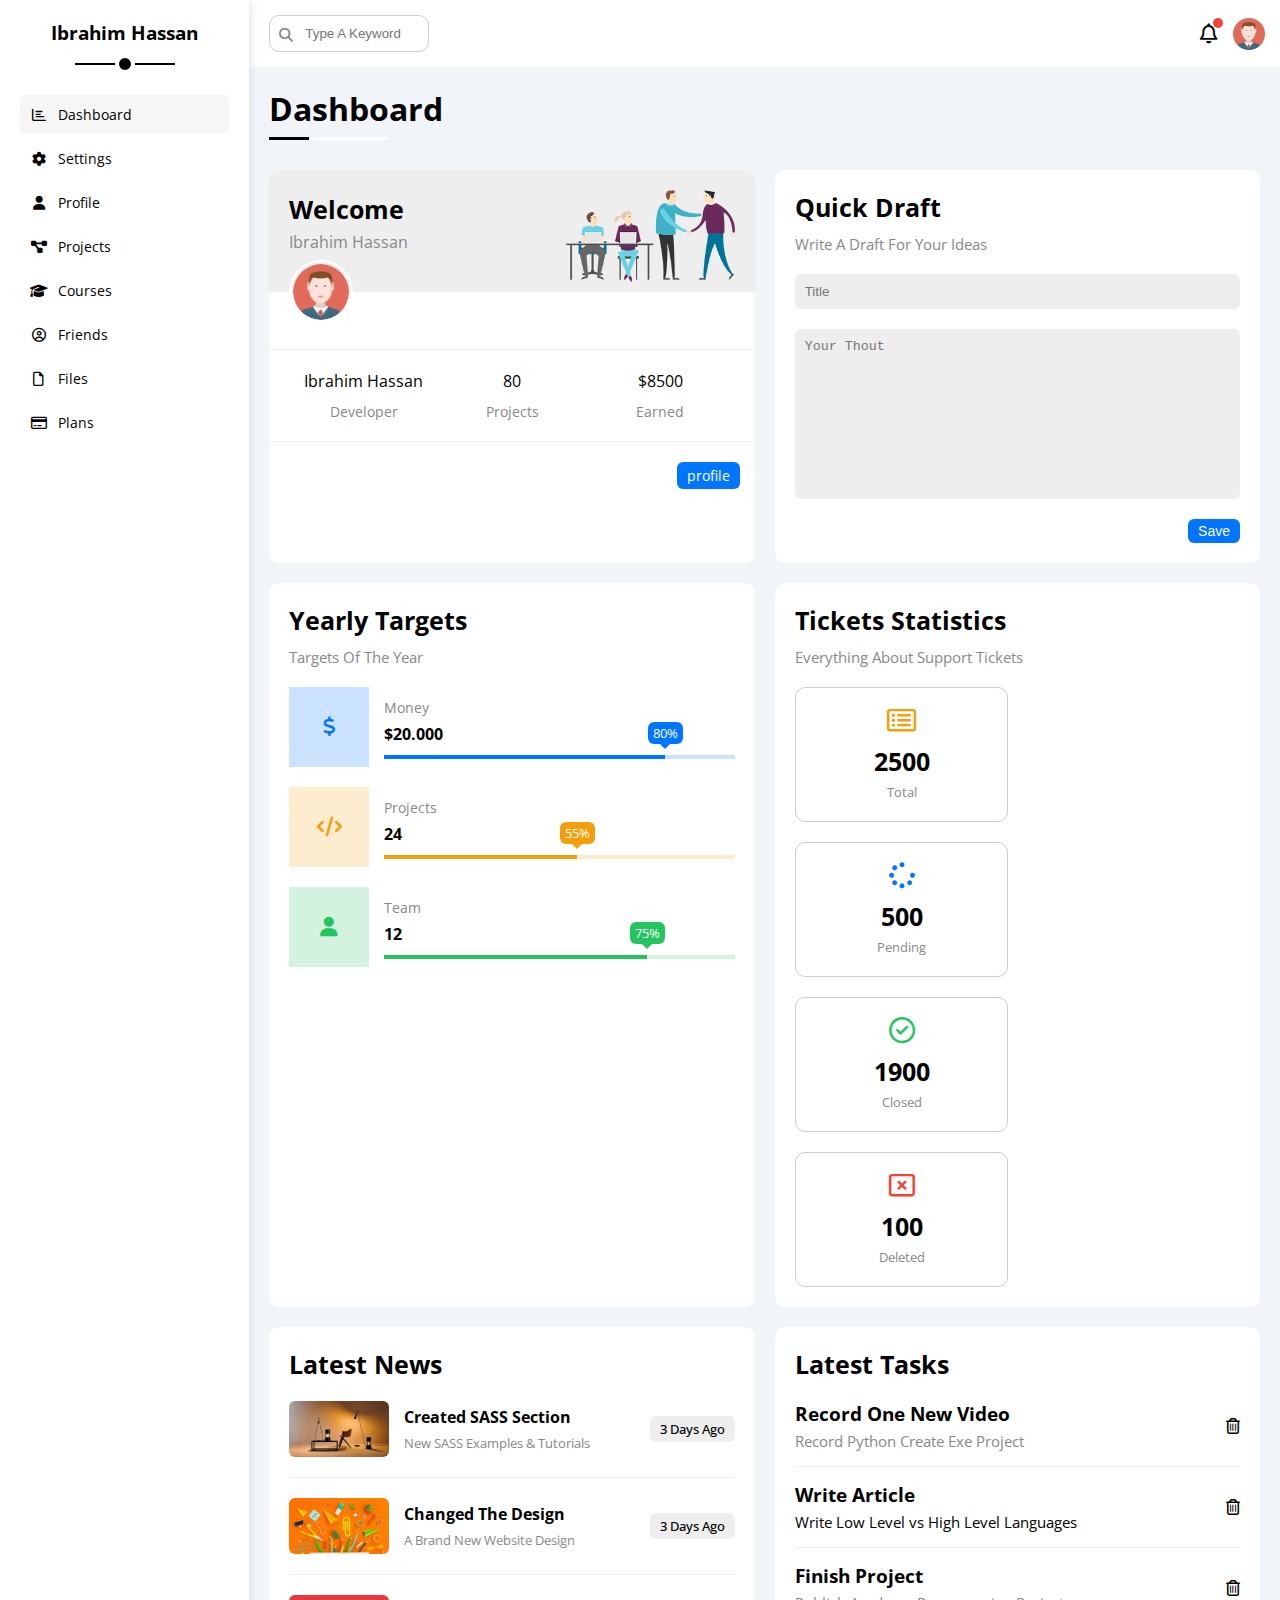
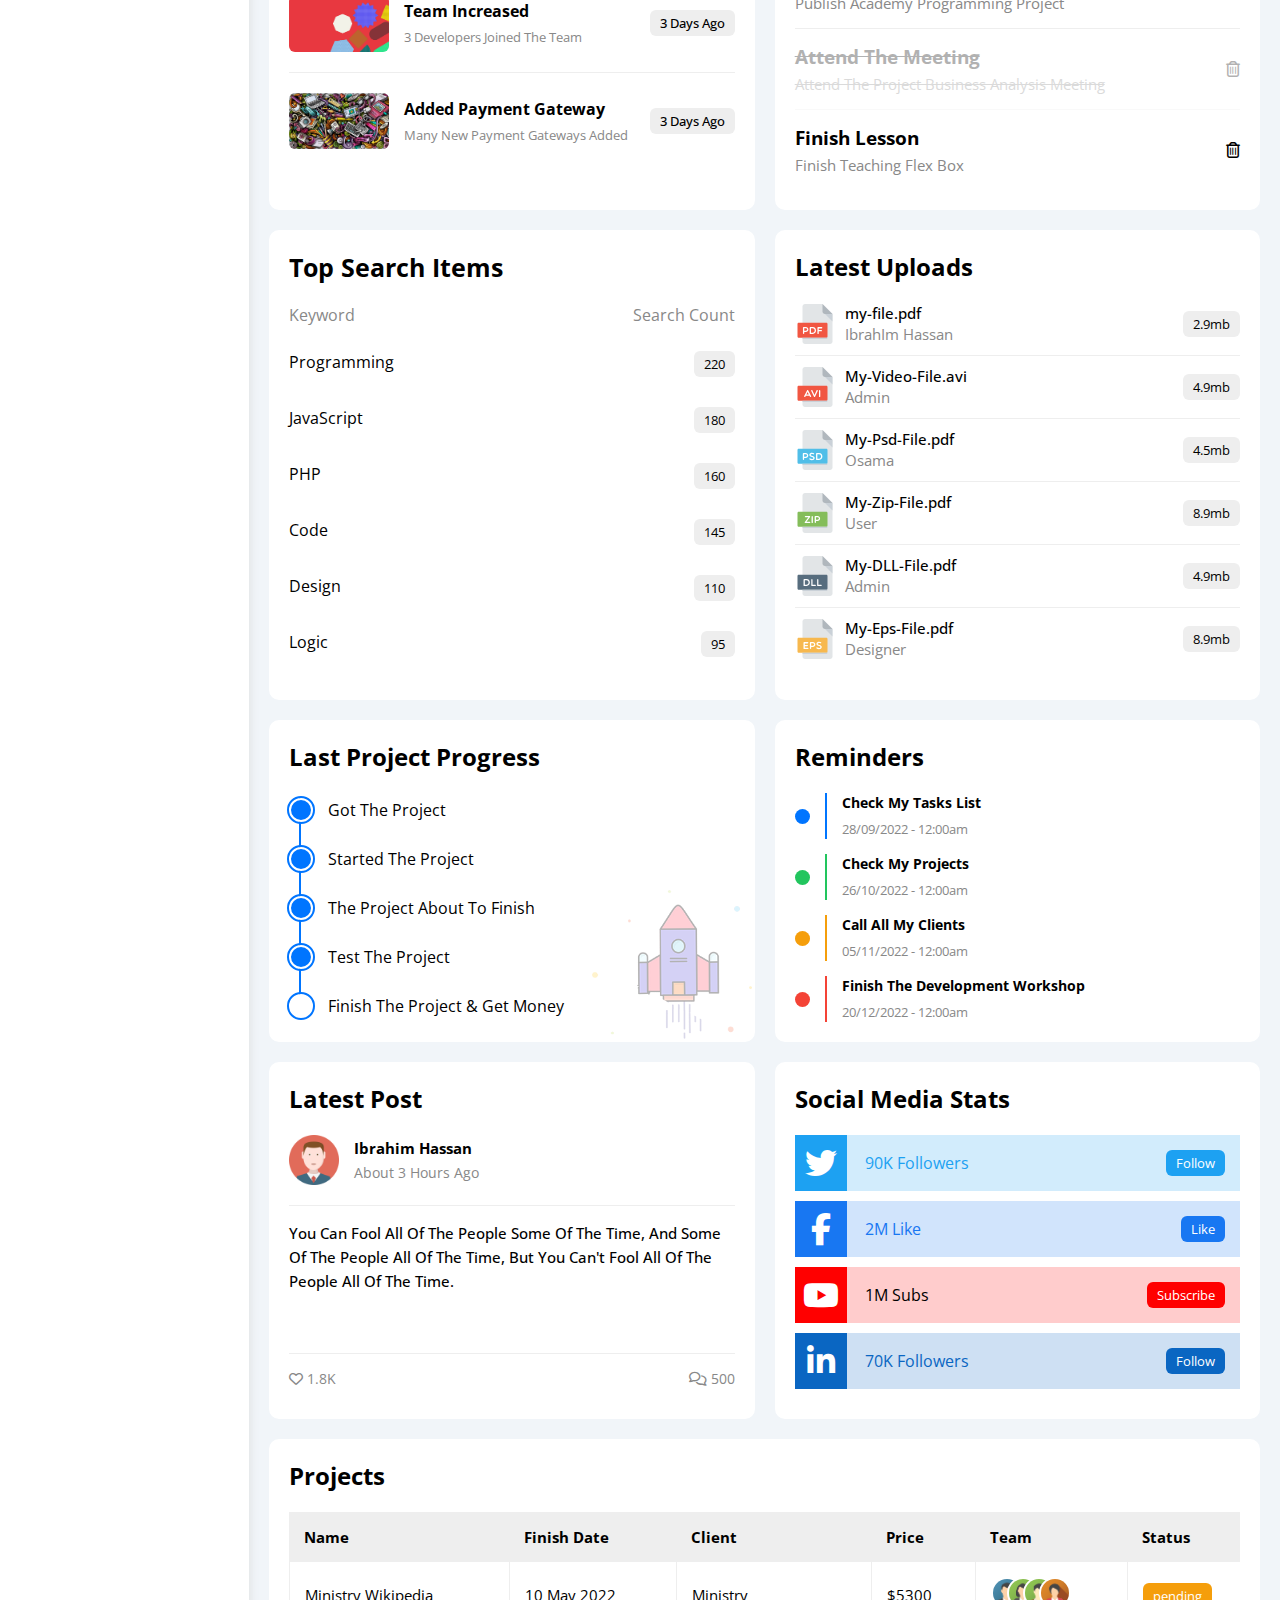
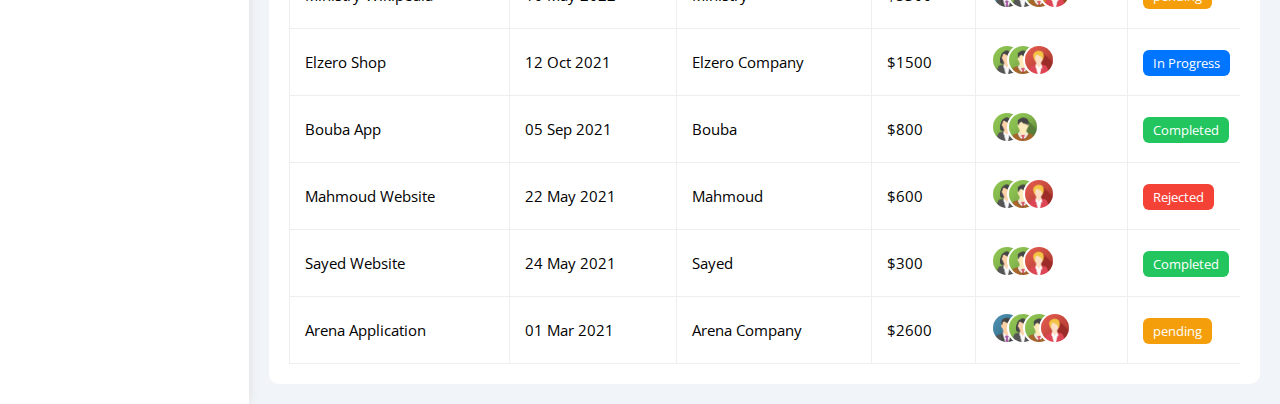
<file: index.html>
<!DOCTYPE html>
<html lang="en">
<head>
    <meta charset="UTF-8">
    <meta name="viewport" content="width=device-width, initial-scale=1.0">
    <link rel="stylesheet" href="./css/all.min.css">
    <link rel="stylesheet" href="./css/framework.css">
    <link rel="stylesheet" href="./css/dash.css">
    <link rel="preconnect" href="https://fonts.googleapis.com">
    <link rel="preconnect" href="https://fonts.gstatic.com" crossorigin>
    <link href="https://fonts.googleapis.com/css2?family=Cairo:wght@200..1000&family=Dancing+Script:wght@400..700&family=Merriweather:ital,wght@0,300;0,400;0,700;0,900;1,300;1,400;1,700;1,900&family=Open+Sans:ital,wght@0,300..800;1,300..800&family=Work+Sans:ital,wght@0,100..900;1,100..900&display=swap" rel="stylesheet">
    <title>Dashboard</title>
</head>
<body>
    <div class="page d-flex">
        <div class="sidebar bg-white p-relative p-20">
            <h3 class="p-relative txt-c mt-0">Ibrahim Hassan</h3>
            <ul>
                <li>
                    <a class=" active d-flex align-centre fs-14 c-black p-10 rad-6" href="index.html">
                        <i class="fa-regular fa-chart-bar fa-fw"></i>
                        <span>Dashboard</span>
                    </a>
                </li>
                <li>
                    <a class="d-flex align-centre fs-14 c-black p-10 rad-6" href="Settings.html">
                        <i class="fa-solid fa-gear fa-fw"></i>
                        <span>Settings</span>
                    </a>
                </li>
                <li>
                    <a class="d-flex align-centre fs-14 c-black p-10 rad-6" href="profile.html">
                        <i class="fa-solid fa-user fa-fw"></i>
                        <span>Profile</span>
                    </a>
                </li>
                <li>
                    <a class="d-flex align-centre fs-14 c-black p-10 rad-6" href="Projects.html">
                        <i class="fa-solid fa-diagram-project fa-fw"></i>
                        <span>Projects</span>
                    </a>
                </li>
                <li>
                    <a class="d-flex align-centre fs-14 c-black p-10 rad-6" href="Courses.html">
                        <i class="fa-solid fa-graduation-cap fa-fw"></i>
                        <span>Courses</span>
                    </a>
                </li>
                <li>
                    <a class="d-flex align-centre fs-14 c-black p-10 rad-6" href="Friends.html">
                        <i class="fa-regular fa-circle-user fa-fw"></i>
                        <span>Friends</span>
                    </a>
                </li>
                <li>
                    <a class="d-flex align-centre fs-14 c-black p-10 rad-6" href="Files.html">
                        <i class="fa-regular fa-file fa-fw"></i>
                        <span>Files</span>
                    </a>
                </li>
                <li>
                    <a class="d-flex align-centre fs-14 c-black p-10 rad-6" href="Plans.html">
                        <i class="fa-regular fa-credit-card fa-fw"></i>
                        <span>Plans</span>
                    </a>
                </li>
            </ul>
        </div>
        <div class="content w-full">
            <!-- start head -->
            <div class="head p-15 bg-white between-flex">
                <div class="search p-relative">
                    <input class="p-10" type="search" placeholder="Type A Keyword">
                </div> 
                <div class="icons d-flex align-centre ">
                    <span class="notification p-relative">
                        <i class="fa-regular fa-bell fa-lg"></i>
                    </span>
                    <img src="./images/avatar.png" alt="">
                </div>
            </div>
        <!-- end head -->
            <h1 class="p-relative">Dashboard</h1>
            <!-- start welcome -->
            <div class="wrapper d-grid gap-20">
                <div class="welcome rad-10 bg-white txt-c-mobile block-mobile">
                    <div class="intro d-flex between-flex bg-eee p-20">
                        <div>
                            <h2 class="m-0 fs-25">Welcome</h2>
                            <p  class="mt-5 c-grey">Ibrahim Hassan</p>
                        </div>
                        <img src="./images/welcome.png" class="hide-mobile" alt="">
                    </div>
                    <img src="./images/avatar.png" class="avatar" alt="avatar">
                    <div class="body txt-c d-flex p-20 mt-20 mb-20 block-mobile">
                        <div>Ibrahim Hassan<span class="d-block c-grey fs-14 mt-10">Developer</span></div>
                        <div>80<span class="d-block c-grey fs-14 mt-10">Projects</span></div>
                        <div>$8500<span class="d-block c-grey fs-14 mt-10">Earned</span></div>
                    </div>
                    <a href="profile.html" class="visit bg-blue c-white rad-6 d-block fs-14 w-fit btn-shape">profile</a>
                </div>
            <!-- end welcome -->
            <!-- start quick draft -->
                <div class="quick-draft p-20 bg-white rad-10">
                    <div class="intro">
                        <h2 class="mt-0 mb-10 fs-25">Quick Draft</h2>
                        <p class="mt-0 c-grey mb-20 fs-15">Write A Draft For Your Ideas</p>
                    </div>
                    <form>
                        <input type="text" placeholder="Title" class="p-10 d-block bg-eee border-none rad-6 w-full mb-20" >
                        <textarea name="messege" placeholder="Your Thout" class="p-10 mb-20 border-none bg-eee rad-6 w-full d-block" ></textarea>
                    </form>
                    <input type="submit" value="Save" class="save w-fit c-white bg-blue fs-14 border-none d-block btn-shape">
                </div>
            <!-- end quick draft -->
            <!-- start targets -->
                <div class="targets bg-white rad-10 p-20">
                    <div class="intro ">
                        <h2 class=" mt-0 mb-10 fs-25">Yearly Targets</h2>
                        <p class=" c-grey mt-0 mb-20 fs-15">Targets Of The Year</p>
                    </div>
                    <div class="box centre-flex mb-20 blue">
                        <div class="icons blue centre-flex">   
                            <i class="fa-solid fa-dollar-sign fa-fw c-blue"></i>
                        </div>
                        <div class="activity">
                            <span class="fs-14 c-grey">Money</span> 
                            <span class="d-block mt-5 mb-10 fw-bold">$20.000</span>
                            <div class="progress blue p-relative w-full">
                                <span class="bg-blue blue d-block p-relative" style="width: 80%;" data-progress="80%"></span>
                            </div>
                        </div>
                    </div>
                    <div class="box centre-flex mb-20 orange">
                        <div class="icons centre-flex orange">
                            <i class="fa-solid fa-code fa-fw c-orange"></i>
                        </div>
                        <div class="activity">
                            <span class="fs-14 c-grey">Projects</span> 
                            <span class="d-block mt-5 mb-10 fw-bold">24</span>
                            <div class="progress orange p-relative w-full">
                                <span class="bg-orange orange d-block p-relative" style="width: 55%;" data-progress="55%"></span>
                            </div>
                        </div>
                    </div>
                    <div class="box centre-flex green mb-20">
                        <div class="icons centre-flex green">
                            <i class="fa-solid fa-user fa-fw c-green"></i>
                        </div>
                        <div class="activity">
                            <span class="fs-14 c-grey">Team</span> 
                            <span class="d-block mt-5 mb-10 fw-bold">12</span>
                            <div class="progress w-full p-relative green">
                                <span class="p-relative d-block p-relative green bg-green" style="width: 75%;" data-progress="75%"></span>
                            </div>
                        </div>
                    </div>
                </div>
            <!-- end targets -->
            <!-- start tickets -->
                <div class="tickets p-20 rad-10 bg-white">
                <h2 class="mt-0 mb-10 fs-25">Tickets Statistics</h2>
                <p class="c-grey mt-0 mb-20 fs-15">Everything About Support Tickets</p>
                <div class="body d-flex txt-c gap-20 f-wrap">
                    <div class="box p-20 rad-10 fs-13 c-grey">
                        <i class="fa-regular fa-rectangle-list fa-2x c-orange mb-10"></i>
                        <span class="d-block c-black fw-bold fs-25 mb-5">2500</span>
                        Total
                    </div>
                    <div class="box p-20 rad-10 fs-13 c-grey">
                        <i class="fa-solid fa-spinner fa-2x c-blue mb-10"></i>
                        <span class="d-block c-black fw-bold fs-25 mb-5">500</span>
                        Pending
                    </div>
                    <div class="box p-20 rad-10 fs-13 c-grey">
                        <i class="fa-regular fa-circle-check fa-2x c-green mb-10"></i>
                        <span class="d-block c-black fw-bold fs-25 mb-5">1900</span>
                        Closed
                    </div>
                    <div class="box p-20 rad-10 fs-13 c-grey">
                        <i class="fa-regular fa-rectangle-xmark fa-2x c-red mb-10"></i>
                        <span class="d-block c-black fw-bold fs-25 mb-5">100</span>
                        Deleted
                    </div>
                </div>
                </div>
            <!-- end tickets -->
            <!-- start news -->
                <div class="news p-20 bg-white rad-10 txt-c-mobile">
                    <h2 class="mt-0 mb-20 fs-25">Latest News</h2>
                    <div class="box d-flex align-centre">
                        <img src="./images/news-01.png" alt="">
                        <div class="info">
                            <h3>Created SASS Section</h3>
                            <p class="c-grey fs-13 m-0">New SASS Examples & Tutorials</p>
                        </div>
                        <div class="btn-shape fs-13 bg-eee label">3 Days Ago</div>
                    </div>
                    <div class="box d-flex align-centre">
                        <img src="./images/news-02.png" alt="">
                        <div class="info">
                            <h3>Changed The Design</h3>
                            <p class="c-grey fs-13 m-0">A Brand New Website Design</p>
                        </div>
                        <div class="btn-shape fs-13 bg-eee label">3 Days Ago</div>
                    </div>
                    <div class="box d-flex align-centre">
                        <img src="./images/news-03.png" alt="">
                        <div class="info">
                            <h3>Team Increased</h3>
                            <p class="c-grey fs-13 m-0">3 Developers Joined The Team</p>
                        </div>
                        <div class="btn-shape fs-13 bg-eee label">3 Days Ago</div>
                    </div>
                    <div class="box d-flex align-centre">
                        <img src="./images/news-04.png" alt="">
                        <div class="info">
                            <h3>Added Payment Gateway</h3>
                            <p class="c-grey fs-13 m-0">Many New Payment Gateways Added</p>
                        </div>
                        <div class="btn-shape fs-13 bg-eee label">3 Days Ago</div>
                    </div>
                </div>
            <!-- end news -->
                <div class="tasks p-20 bg-white rad-10">
                    <h2 class="mt-0 mb-20 fs-25">Latest Tasks</h2>
                    <div class="box between-flex mt-15 pb-15">
                        <div class="info">
                            <h3 class="m-0">Record One New Video</h3>
                            <p class="mt-5 mb-0 c-grey fs-15">Record Python Create Exe Project</p>
                        </div>
                        <i class="fa-regular fa-trash-can"></i>
                    </div>
                    <div class="box between-flex mt-15 pb-15">
                        <div class="info">
                            <h3 class="m-0">Write Article</h3>
                            <p class="mt-5 mb-0 fs-15">Write Low Level vs High Level Languages</p>
                        </div>
                        <i class="fa-regular fa-trash-can"></i>
                    </div>
                    <div class="box between-flex mt-15 pb-15">
                        <div class="info">
                            <h3 class="m-0">Finish Project</h3>
                            <p class="mt-5 mb-0 c-grey fs-15">Publish Academy Programming Project</p>
                        </div>
                        <i class="fa-regular fa-trash-can"></i>
                    </div>
                    <div class="box between-flex mt-15 pb-15 done">
                        <div class="info">
                            <h3 class="m-0">Attend The Meeting</h3>
                            <p class="mt-5 mb-0 c-grey fs-15">Attend The Project Business Analysis Meeting</p>
                        </div>
                        <i class="fa-regular fa-trash-can"></i>
                    </div>
                    <div class="box between-flex  mt-15 pb-15">
                        <div class="info">
                            <h3 class="m-0">Finish Lesson</h3>
                            <p class="mt-5 mb-0 c-grey fs-15">Finish Teaching Flex Box</p>
                        </div>
                        <i class="fa-regular fa-trash-can"></i>
                    </div>
                </div>
            <!-- start search -->
                <div class="search p-20 bg-white rad-10">
                    <h2 class="mt-0 mb-20 fs-25">Top Search Items</h2>
                    <div class="items-head d-flex space-between c-grey mb-10"> 
                        <div>Keyword</div>
                        <div>Search Count</div>
                    </div>
                    <div class="items d-flex space-between pt-15 pb-15">
                        <span>Programming</span>
                        <span class="bg-eee fs-13 btn-shape">220</span>
                    </div>
                    <div class="items d-flex space-between pt-15 pb-15">
                        <span>JavaScript</span>
                        <span class="bg-eee fs-13 btn-shape">180</span>
                    </div>
                    <div class="items d-flex space-between pt-15 pb-15">
                        <span>PHP</span>
                        <span class="bg-eee fs-13 btn-shape">160</span>
                    </div>
                    <div class="items d-flex space-between pt-15 pb-15">
                        <span>Code</span>
                        <span class="bg-eee fs-13 btn-shape">145</span>
                    </div>
                    <div class="items d-flex space-between pt-15 pb-15">
                        <span>Design</span>
                        <span class="bg-eee fs-13 btn-shape">110</span>
                    </div>
                    <div class="items d-flex space-between pt-15 pb-15">
                        <span>Logic</span>
                        <span class="bg-eee fs-13 btn-shape">95</span>
                    </div>
                </div>
            <!-- end search --> 
            <!-- start uploads -->
                <div class="uploads bg-white p-20 rad-10">
                <h2 class="mt-0 mb-20">Latest Uploads</h2>
                <div class="box  d-flex align-centre pb-10 mb-10">
                    <img class="mr-10" src="./images/pdf.svg" alt="">
                    <div class="info">
                        <span class="d-block">my-file.pdf</span>
                        <span class="c-grey fs-15 mt-5">IbrahIm Hassan</span>
                    </div>
                    <div class="btn-shape bg-eee fs-13">2.9mb</div>
                </div>
                <div class="box  d-flex align-centre pb-10 mb-10">
                    <img class="mr-10" src="./images/avi.svg" alt="">
                    <div class="info">
                        <span class="d-block">My-Video-File.avi</span>
                        <span class="c-grey fs-15 mt-5">Admin</span>
                    </div>
                    <div class="btn-shape bg-eee fs-13">4.9mb</div>
                </div>
                <div class="box  d-flex align-centre pb-10 mb-10">
                    <img class="mr-10" src="./images/psd.svg" alt="">
                    <div class="info">
                        <span class="d-block">My-Psd-File.pdf</span>
                        <span class="c-grey fs-15 mt-5">Osama</span>
                    </div>
                    <div class="btn-shape bg-eee fs-13">4.5mb</div>
                </div>
                <div class="box  d-flex align-centre pb-10 mb-10">
                    <img class="mr-10" src="./images/zip.svg" alt="">
                    <div class="info">
                        <span class="d-block">My-Zip-File.pdf</span>
                        <span class="c-grey fs-15 mt-5">User</span>
                    </div>
                    <div class="btn-shape bg-eee fs-13">8.9mb</div>
                </div>
                <div class="box  d-flex align-centre pb-10 mb-10">
                    <img class="mr-10" src="./images/dll.svg" alt="">
                    <div class="info">
                        <span class="d-block">My-DLL-File.pdf</span>
                        <span class="c-grey fs-15 mt-5">Admin</span>
                    </div>
                    <div class="btn-shape bg-eee fs-13">4.9mb</div>
                </div>
                <div class="box  d-flex align-centre pb-10 mb-10">
                    <img class="mr-10" src="./images/eps.svg" alt="">
                    <div class="info">
                        <span class="d-block">My-Eps-File.pdf</span>
                        <span class="c-grey fs-15 mt-5">Designer</span>
                    </div>
                    <div class="btn-shape bg-eee fs-13">8.9mb</div>
                </div>
                </div>
            <!-- end uploads --> 
            <!-- start last project -->
                <div class="last-project p-20 bg-white rad-10 p-relative">
                <h2 class="mt-0 mb-20">Last Project Progress</h2>
                <ul class="m-0 p-relative">
                   <li class="mt-25 d-flex align-centre done">Got The Project</li>
                   <li class="mt-25 d-flex align-centre done">Started The Project</li>
                   <li class="mt-25 d-flex align-centre done">The Project About To Finish</li>
                   <li class="mt-25 d-flex align-centre current">Test The Project</li>
                   <li class="mt-25 d-flex align-centre">Finish The Project & Get Money</li>
                </ul>
                <img class="launch hide-mobile" src="./images/project.png" alt="">
                </div>
            <!-- end last project --> 
            <!-- start Reminders -->
                <div class="reminders bg-white p-20 rad-10 p-relative">
                    <h2 class="mt-0 mb-20">Reminders</h2>
                    <ul class="m-0">
                        <li class="d-flex align-centre mt-15">
                            <span class="rad-half mr-15 d-block blue"></span>
                            <div class="blue pl-15">
                                <p class="fs-14 mt-0 mb-5 fw-bold">Check My Tasks List</p>
                                <span class="c-grey fs-13">28/09/2022 - 12:00am</span>
                            </div>
                        </li>
                        <li class="d-flex align-centre mt-15">
                            <span class="rad-half mr-15 d-block green"></span>
                            <div class="green pl-15">
                                <p class="fs-14 mt-0 mb-5 fw-bold">Check My Projects</p>
                                <span class="c-grey fs-13">26/10/2022 - 12:00am</span>
                            </div>
                        </li>
                        <li class="d-flex align-centre mt-15">
                            <span class="rad-half mr-15 d-block orange"></span>
                            <div class="orange pl-15">
                                <p class="fs-14 mt-0 mb-5 fw-bold">Call All My Clients</p>
                                <span class="c-grey fs-13">05/11/2022 - 12:00am</span>
                            </div>
                        </li>
                        <li class="d-flex align-centre mt-15">
                            <span class="rad-half mr-15 d-block red"></span>
                            <div class="red pl-15">
                                <p class="fs-14 mt-0 mb-5 fw-bold">Finish The Development Workshop</p>
                                <span class="c-grey fs-13">20/12/2022 - 12:00am</span>
                            </div>
                        </li>
                    </ul>
                </div>
            <!-- end Reminders -->    
            <!-- start Latest Post --> 
                <div class="latest-post p-20 bg-white rad-10 p-relative">
                    <h2 class="mt-0 mb-20">Latest Post</h2>
                    <div class="name d-flex align-centre mb-20">
                        <img src="./images/avatar.png" alt="">
                        <div>
                            <h3 class="mt-0 mb-5 fs-15">Ibrahim Hassan</h3>
                            <p class="fs-14 m-0 c-grey">About 3 Hours Ago</p>
                        </div>
                    </div>
                    <div class="fs-15 pt-15 post">You Can Fool All Of The People Some Of The Time, And Some Of The People All Of The Time, But You Can't Fool All Of The People All Of The Time.</div>
                    <div class="icons c-grey fs-14 between-flex pt-15">
                        <div>
                            <i class="fa-regular fa-heart"></i>
                            <span>1.8K</span>
                        </div>
                        <div>
                            <i class="fa-regular fa-comments"></i>
                            <span>500</span>
                        </div>
                    </div>
                </div> 
            <!-- end Latest Post -->
            <!-- start Social Media -->
                <div class="social-media bg-white p-20 rad-10 p-relative">
                <h2 class="mt-0 mb-20">Social Media Stats</h2>
                <div class="box twitter between-flex p-15 mb-10 p-relative">
                    <i class="fa-brands fa-twitter fa-2x c-white h-full centre-flex"></i>
                    <span class="followers">90K Followers</span>
                    <a class="btn-shape c-white fs-13" href="#">Follow</a>
                </div>
                <div class="box facebook between-flex p-15 mb-10 p-relative">
                    <i class="fa-brands fa-facebook-f fa-2x c-white h-full centre-flex"></i>
                    <span class="followers">2M Like</span>
                    <a class="btn-shape c-white fs-13" href="#">Like</a>
                </div>
                <div class="box youtube between-flex p-15 mb-10 p-relative">
                    <i class="fa-brands fa-youtube fa-2x c-white h-full centre-flex"></i>
                    <span class="followers">1M Subs</span>
                    <a class="btn-shape c-white fs-13" href="#">Subscribe</a>
                </div>
                <div class="box linkedin between-flex p-15 mb-10 p-relative">
                    <i class="fa-brands fa-linkedin-in fa-2x c-white h-full centre-flex"></i>
                    <span class="followers">70K Followers</span>
                    <a class="btn-shape c-white fs-13" href="#">Follow</a>
                </div>
                </div>
            <!-- end Social Media -->
        </div>
        <!-- start projects -->
        <div class="projects bg-white p-20 rad-10 m-20">
            <h2 class="mt-0 mb-20">Projects</h2>
            <div class="responsive-table">
                <table class="w-full fs-15">
                    <thead>
                        <tr>
                            <td>Name</td>
                            <td>Finish Date</td>
                            <td>Client</td>
                            <td>Price</td>
                            <td>Team</td>
                            <td>Status</td>
                        </tr>
                    </thead>
                    <tbody>
                        <tr>
                            <td>Ministry Wikipedia</td>
                            <td>10 May 2022</td>
                            <td>Ministry</td>
                            <td>$5300</td>
                            <td>
                                <img src="./images/team-01.png" alt="">
                                <img src="./images/team-02.png" alt="">
                                <img src="./images/team-03.png" alt="">
                                <img src="./images/team-04.png" alt="">
                            </td>
                            <td><span class="label bg-orange c-white btn-shape">pending</span></td>
                        </tr>
                        <tr>
                            <td>Elzero Shop</td>
                            <td>12 Oct 2021</td>
                            <td>Elzero Company</td>
                            <td>$1500</td>
                            <td>
                                <img src="./images/team-02.png" alt="">
                                <img src="./images/team-03.png" alt="">
                                <img src="./images/team-05.png" alt="">
                            </td>
                            <td><span class="label bg-blue c-white btn-shape">In Progress</span></td>
                        </tr>
                        <tr>
                            <td>Bouba App</td>
                            <td>05 Sep 2021</td>
                            <td>Bouba</td>
                            <td>$800</td>
                            <td>
                                <img src="./images/team-02.png" alt="">
                                <img src="./images/team-03.png" alt="">
                            </td>
                            <td><span class="label bg-green c-white btn-shape">Completed</span></td>
                        </tr>
                        <tr>
                            <td>Mahmoud Website</td>
                            <td>22 May 2021</td>
                            <td>Mahmoud</td>
                            <td>$600</td>
                            <td>
                                <img src="./images/team-02.png" alt="">
                                <img src="./images/team-03.png" alt="">
                                <img src="./images/team-05.png" alt="">
                            </td>
                            <td><span class="label bg-red c-white btn-shape">Rejected</span></td>
                        </tr>
                        <tr>
                            <td>Sayed Website</td>
                            <td>24 May 2021</td>
                            <td>Sayed</td>
                            <td>$300</td>
                            <td>
                                <img src="./images/team-02.png" alt="">
                                <img src="./images/team-03.png" alt="">
                                <img src="./images/team-05.png" alt="">
                            </td>
                            <td><span class="label bg-green c-white btn-shape">Completed</span></td>
                        </tr>
                        <tr>
                            <td>Arena Application</td>
                            <td>01 Mar 2021</td>
                            <td>Arena Company</td>
                            <td>$2600</td>
                            <td>
                                <img src="./images/team-01.png" alt="">
                                <img src="./images/team-02.png" alt="">
                                <img src="./images/team-03.png" alt="">
                                <img src="./images/team-05.png" alt="">
                            </td>
                            <td><span class="label bg-orange c-white btn-shape">pending</span></td>
                        </tr>
                    </tbody>
                </table>
            </div>
        </div> 
        <!-- end projects -->
    </div>
    
</body>
</html>
</file>
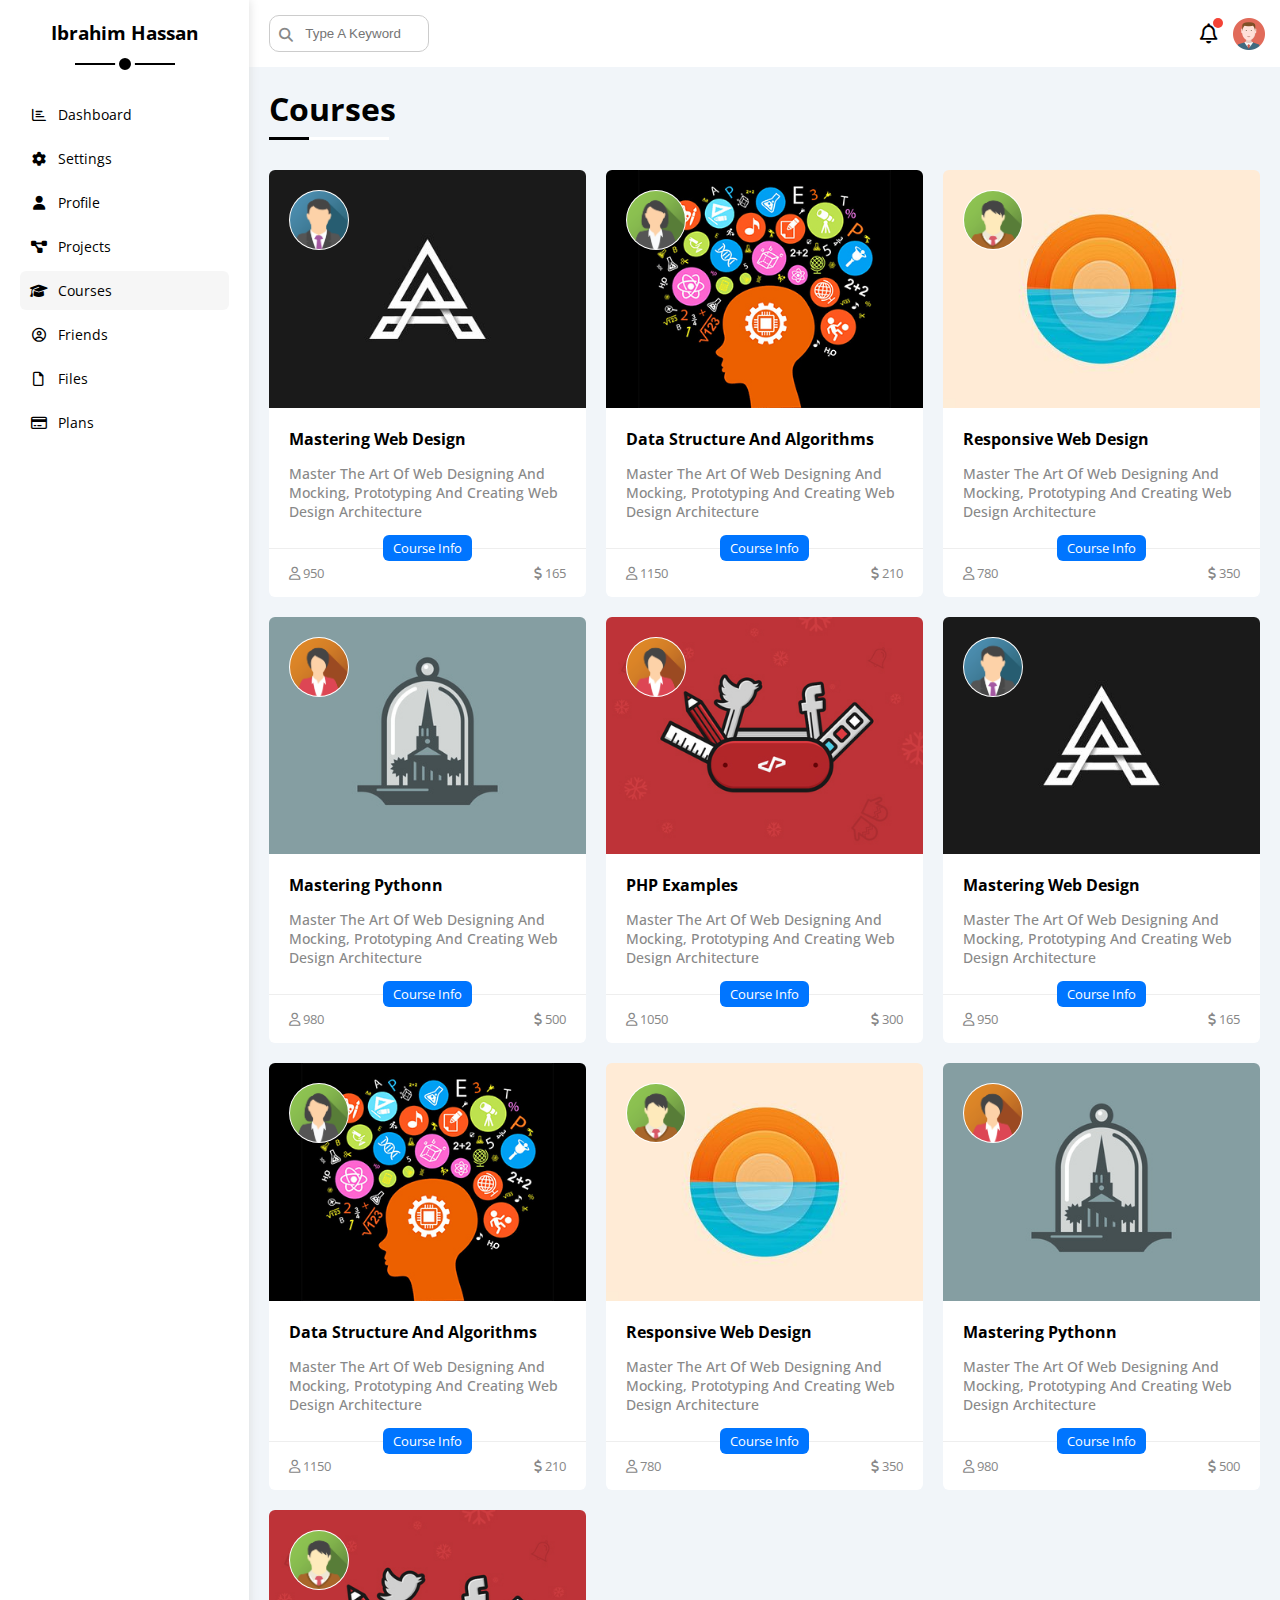
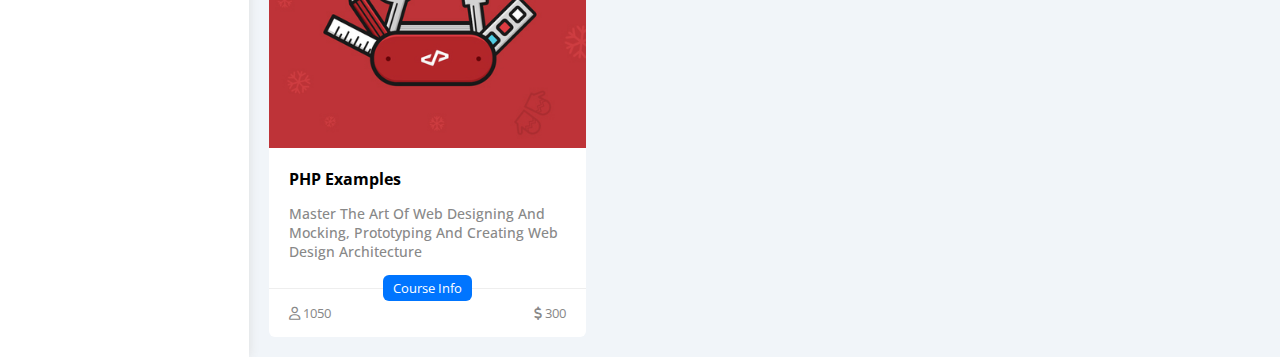
<file: Courses.html>
<!DOCTYPE html>
<html lang="en">
<head>
    <meta charset="UTF-8">
    <meta name="viewport" content="width=device-width, initial-scale=1.0">
    <link rel="stylesheet" href="./css/all.min.css">
    <link rel="stylesheet" href="./css/framework.css">
    <link rel="stylesheet" href="./css/dash.css">
    <link rel="preconnect" href="https://fonts.googleapis.com">
    <link rel="preconnect" href="https://fonts.gstatic.com" crossorigin>
    <link href="https://fonts.googleapis.com/css2?family=Cairo:wght@200..1000&family=Dancing+Script:wght@400..700&family=Merriweather:ital,wght@0,300;0,400;0,700;0,900;1,300;1,400;1,700;1,900&family=Open+Sans:ital,wght@0,300..800;1,300..800&family=Work+Sans:ital,wght@0,100..900;1,100..900&display=swap" rel="stylesheet">
    <title>Courses</title>
</head>
<body>
    <div class="page d-flex">
        <div class="sidebar bg-white p-relative p-20">
            <h3 class="p-relative txt-c mt-0">Ibrahim Hassan</h3>
            <ul>
                <li>
                    <a class="d-flex align-centre fs-14 c-black p-10 rad-6" href="index.html">
                        <i class="fa-regular fa-chart-bar fa-fw"></i>
                        <span>Dashboard</span>
                    </a>
                </li>
                <li>
                    <a class="d-flex align-centre fs-14 c-black p-10 rad-6" href="Settings.html">
                        <i class="fa-solid fa-gear fa-fw"></i>
                        <span>Settings</span>
                    </a>
                </li>
                <li>
                    <a class="d-flex align-centre fs-14 c-black p-10 rad-6" href="profile.html">
                        <i class="fa-solid fa-user fa-fw"></i>
                        <span>Profile</span>
                    </a>
                </li>
                <li>
                    <a class="d-flex align-centre fs-14 c-black p-10 rad-6" href="Projects.html">
                        <i class="fa-solid fa-diagram-project fa-fw"></i>
                        <span>Projects</span>
                    </a>
                </li>
                <li>
                    <a class="active d-flex align-centre fs-14 c-black p-10 rad-6" href="Courses.html">
                        <i class="fa-solid fa-graduation-cap fa-fw"></i>
                        <span>Courses</span>
                    </a>
                </li>
                <li>
                    <a class="d-flex align-centre fs-14 c-black p-10 rad-6" href="Friends.html">
                        <i class="fa-regular fa-circle-user fa-fw"></i>
                        <span>Friends</span>
                    </a>
                </li>
                <li>
                    <a class="d-flex align-centre fs-14 c-black p-10 rad-6" href="Files.html">
                        <i class="fa-regular fa-file fa-fw"></i>
                        <span>Files</span>
                    </a>
                </li>
                <li>
                    <a class="d-flex align-centre fs-14 c-black p-10 rad-6" href="Plans.html">
                        <i class="fa-regular fa-credit-card fa-fw"></i>
                        <span>Plans</span>
                    </a>
                </li>
            </ul>
        </div>
        <div class="content w-full">
            <!-- start head -->
            <div class="head p-15 bg-white between-flex">
                <div class="search p-relative">
                    <input class="p-10" type="search" placeholder="Type A Keyword">
                </div> 
                <div class="icons d-flex align-centre ">
                    <span class="notification p-relative">
                        <i class="fa-regular fa-bell fa-lg"></i>
                    </span>
                    <img src="./images/avatar.png" alt="">
                </div>
            </div>
        <!-- end head -->
            <h1 class="p-relative">Courses</h1>
            <div class="courss d-grid m-20 gap-20 rad-6">
                <div class="box rad-6 p-relative">
                    <img class="d-block" src="./images/course-01.jpg" alt="">
                    <img class="team" src="./images/team-01.png" alt="">
                    <div class="text bg-white p-20 border-b-ccc">
                        <h2 class="fs-16 mt-0">Mastering Web Design</h2>
                        <p class="c-grey fs-14 fw-500">Master The Art Of Web Designing And Mocking, Prototyping And Creating Web Design Architecture</p>
                        <a class="btn-shape fs-13 c-white bg-blue" href="#">Course Info</a>
                    </div>
                    <div class="between-flex fs-13 bg-white pr-20 pl-20 c-grey">
                        <div class="mt-15 mb-15">
                            <i class="fa-regular fa-user"></i>
                            950
                        </div>
                        <div>
                            <i class="fa-solid fa-dollar-sign"></i>
                            165
                        </div>
                    </div>
                </div>
                <div class="box rad-6 p-relative">
                    <img class="d-block" src="./images/course-02.jpg" alt="">
                    <img class="team" src="./images/team-02.png" alt="">
                    <div class="text bg-white p-20 border-b-ccc">
                        <h2 class="fs-16 mt-0">Data Structure And Algorithms</h2>
                        <p class="c-grey fs-14 fw-500">Master The Art Of Web Designing And Mocking, Prototyping And Creating Web Design Architecture</p>
                        <a class="btn-shape fs-13 c-white bg-blue" href="#">Course Info</a>
                    </div>
                    <div class="between-flex fs-13 bg-white pr-20 pl-20 c-grey">
                        <div class="mt-15 mb-15">
                            <i class="fa-regular fa-user"></i>
                            1150
                        </div>
                        <div>
                            <i class="fa-solid fa-dollar-sign"></i>
                            210
                        </div>
                    </div>
                </div>
                <div class="box rad-6 p-relative">
                    <img class="d-block" src="./images/course-03.jpg" alt="">
                    <img class="team" src="./images/team-03.png" alt="">
                    <div class="text bg-white p-20 border-b-ccc">
                        <h2 class="fs-16 mt-0">Responsive Web Design</h2>
                        <p class="c-grey fs-14 fw-500">Master The Art Of Web Designing And Mocking, Prototyping And Creating Web Design Architecture</p>
                        <a class="btn-shape fs-13 c-white bg-blue" href="#">Course Info</a>
                    </div>
                    <div class="between-flex fs-13 bg-white pr-20 pl-20 c-grey">
                        <div class="mt-15 mb-15">
                            <i class="fa-regular fa-user"></i>
                            780
                        </div>
                        <div>
                            <i class="fa-solid fa-dollar-sign"></i>
                            350
                        </div>
                    </div>
                </div>
                <div class="box rad-6 p-relative">
                    <img class="d-block" src="./images/course-04.jpg" alt="">
                    <img class="team" src="./images/team-04.png" alt="">
                    <div class="text bg-white p-20 border-b-ccc">
                        <h2 class="fs-16 mt-0">Mastering Pythonn</h2>
                        <p class="c-grey fs-14 fw-500">Master The Art Of Web Designing And Mocking, Prototyping And Creating Web Design Architecture</p>
                        <a class="btn-shape fs-13 c-white bg-blue" href="#">Course Info</a>
                    </div>
                    <div class="between-flex fs-13 bg-white pr-20 pl-20 c-grey">
                        <div class="mt-15 mb-15">
                            <i class="fa-regular fa-user"></i>
                            980
                        </div>
                        <div>
                            <i class="fa-solid fa-dollar-sign"></i>
                            500
                        </div>
                    </div>
                </div>  
                <div class="box rad-6 p-relative">
                    <img class="d-block" src="./images/course-05.jpg" alt="">
                    <img class="team" src="./images/team-04.png" alt="">
                    <div class="text bg-white p-20 border-b-ccc">
                        <h2 class="fs-16 mt-0">PHP Examples</h2>
                        <p class="c-grey fs-14 fw-500">Master The Art Of Web Designing And Mocking, Prototyping And Creating Web Design Architecture</p>
                        <a class="btn-shape fs-13 c-white bg-blue" href="#">Course Info</a>
                    </div>
                    <div class="between-flex fs-13 bg-white pr-20 pl-20 c-grey">
                        <div class="mt-15 mb-15">
                            <i class="fa-regular fa-user"></i>
                            1050
                        </div>
                        <div>
                            <i class="fa-solid fa-dollar-sign"></i>
                            300
                        </div>
                    </div>
                </div> 
                <div class="box rad-6 p-relative">
                    <img class="d-block" src="./images/course-01.jpg" alt="">
                    <img class="team" src="./images/team-01.png" alt="">
                    <div class="text bg-white p-20 border-b-ccc">
                        <h2 class="fs-16 mt-0">Mastering Web Design</h2>
                        <p class="c-grey fs-14 fw-500">Master The Art Of Web Designing And Mocking, Prototyping And Creating Web Design Architecture</p>
                        <a class="btn-shape fs-13 c-white bg-blue" href="#">Course Info</a>
                    </div>
                    <div class="between-flex fs-13 bg-white pr-20 pl-20 c-grey">
                        <div class="mt-15 mb-15">
                            <i class="fa-regular fa-user"></i>
                            950
                        </div>
                        <div>
                            <i class="fa-solid fa-dollar-sign"></i>
                            165
                        </div>
                    </div>
                </div> 
                <div class="box rad-6 p-relative">
                    <img class="d-block" src="./images/course-02.jpg" alt="">
                    <img class="team" src="./images/team-02.png" alt="">
                    <div class="text bg-white p-20 border-b-ccc">
                        <h2 class="fs-16 mt-0">Data Structure And Algorithms</h2>
                        <p class="c-grey fs-14 fw-500">Master The Art Of Web Designing And Mocking, Prototyping And Creating Web Design Architecture</p>
                        <a class="btn-shape fs-13 c-white bg-blue" href="#">Course Info</a>
                    </div>
                    <div class="between-flex fs-13 bg-white pr-20 pl-20 c-grey">
                        <div class="mt-15 mb-15">
                            <i class="fa-regular fa-user"></i>
                            1150
                        </div>
                        <div>
                            <i class="fa-solid fa-dollar-sign"></i>
                            210
                        </div>
                    </div>
                </div> 
                <div class="box rad-6 p-relative">
                    <img class="d-block" src="./images/course-03.jpg" alt="">
                    <img class="team" src="./images/team-03.png" alt="">
                    <div class="text bg-white p-20 border-b-ccc">
                        <h2 class="fs-16 mt-0">Responsive Web Design</h2>
                        <p class="c-grey fs-14 fw-500">Master The Art Of Web Designing And Mocking, Prototyping And Creating Web Design Architecture</p>
                        <a class="btn-shape fs-13 c-white bg-blue" href="#">Course Info</a>
                    </div>
                    <div class="between-flex fs-13 bg-white pr-20 pl-20 c-grey">
                        <div class="mt-15 mb-15">
                            <i class="fa-regular fa-user"></i>
                            780
                        </div>
                        <div>
                            <i class="fa-solid fa-dollar-sign"></i>
                            350
                        </div>
                    </div>
                </div> 
                <div class="box rad-6 p-relative">
                    <img class="d-block" src="./images/course-04.jpg" alt="">
                    <img class="team" src="./images/team-04.png" alt="">
                    <div class="text bg-white p-20 border-b-ccc">
                        <h2 class="fs-16 mt-0">Mastering Pythonn</h2>
                        <p class="c-grey fs-14 fw-500">Master The Art Of Web Designing And Mocking, Prototyping And Creating Web Design Architecture</p>
                        <a class="btn-shape fs-13 c-white bg-blue" href="#">Course Info</a>
                    </div>
                    <div class="between-flex fs-13 bg-white pr-20 pl-20 c-grey">
                        <div class="mt-15 mb-15">
                            <i class="fa-regular fa-user"></i>
                            980
                        </div>
                        <div>
                            <i class="fa-solid fa-dollar-sign"></i>
                            500
                        </div>
                    </div>
                </div>  
                <div class="box rad-6 p-relative">
                    <img class="d-block" src="./images/course-05.jpg" alt="">
                    <img class="team" src="./images/team-03.png" alt="">
                    <div class="text bg-white p-20 border-b-ccc">
                        <h2 class="fs-16 mt-0">PHP Examples</h2>
                        <p class="c-grey fs-14 fw-500">Master The Art Of Web Designing And Mocking, Prototyping And Creating Web Design Architecture</p>
                        <a class="btn-shape fs-13 c-white bg-blue" href="#">Course Info</a>
                    </div>
                    <div class="between-flex fs-13 bg-white pr-20 pl-20 c-grey">
                        <div class="mt-15 mb-15">
                            <i class="fa-regular fa-user"></i>
                            1050
                        </div>
                        <div>
                            <i class="fa-solid fa-dollar-sign"></i>
                            300
                        </div>
                    </div>
                </div>                                                         
            </div>
    </div>
    
</body>
</html>
</file>
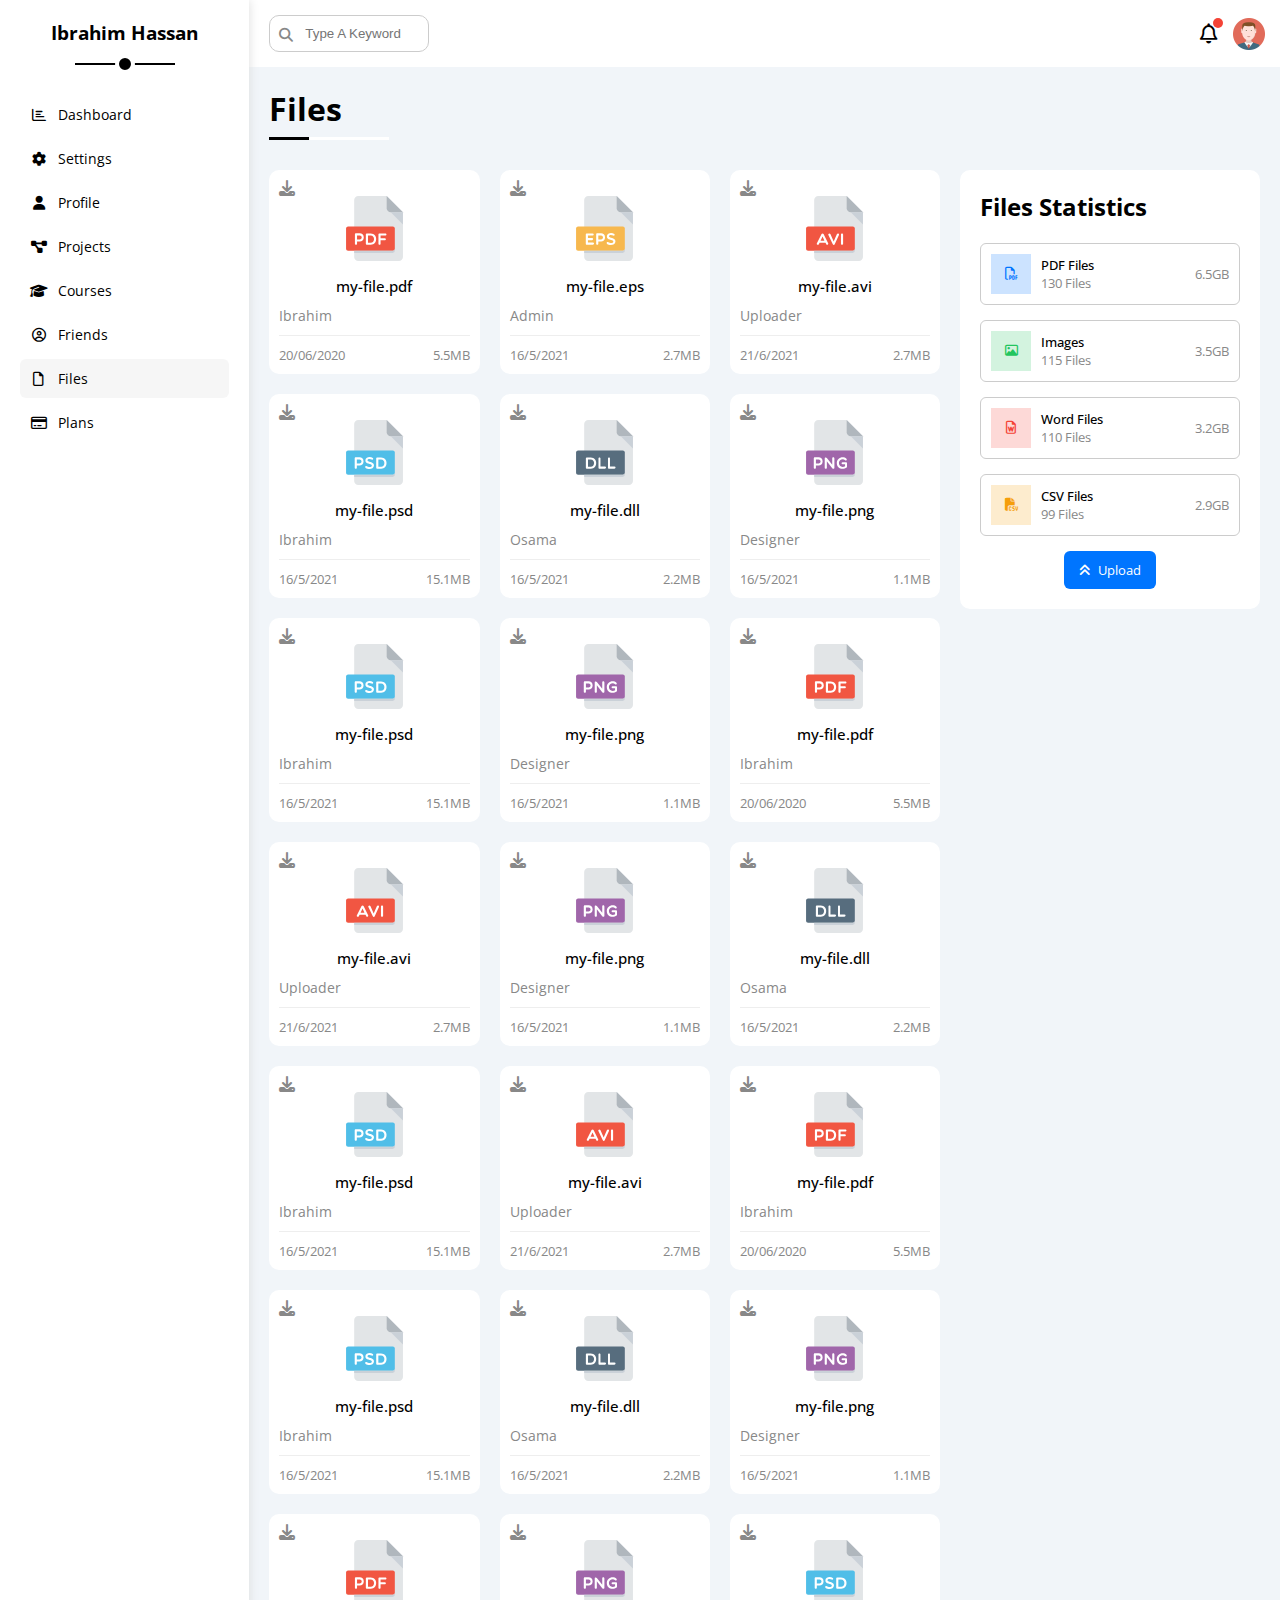
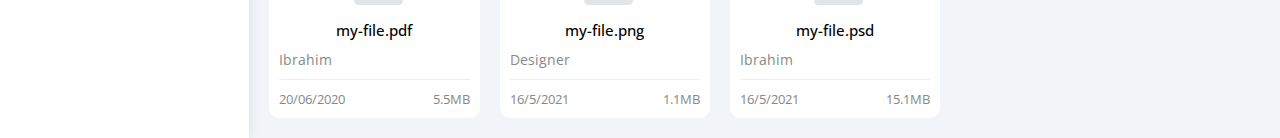
<file: Files.html>
<!DOCTYPE html>
<html lang="en">
<head>
    <meta charset="UTF-8">
    <meta name="viewport" content="width=device-width, initial-scale=1.0">
    <link rel="stylesheet" href="./css/all.min.css">
    <link rel="stylesheet" href="./css/framework.css">
    <link rel="stylesheet" href="./css/dash.css">
    <link rel="preconnect" href="https://fonts.googleapis.com">
    <link rel="preconnect" href="https://fonts.gstatic.com" crossorigin>
    <link href="https://fonts.googleapis.com/css2?family=Cairo:wght@200..1000&family=Dancing+Script:wght@400..700&family=Merriweather:ital,wght@0,300;0,400;0,700;0,900;1,300;1,400;1,700;1,900&family=Open+Sans:ital,wght@0,300..800;1,300..800&family=Work+Sans:ital,wght@0,100..900;1,100..900&display=swap" rel="stylesheet">
    <title>Files</title>
</head>
<body>
    <div class="page d-flex">
        <div class="sidebar bg-white p-relative p-20">
            <h3 class="p-relative txt-c mt-0">Ibrahim Hassan</h3>
            <ul>
                <li>
                    <a class="d-flex align-centre fs-14 c-black p-10 rad-6" href="index.html">
                        <i class="fa-regular fa-chart-bar fa-fw"></i>
                        <span>Dashboard</span>
                    </a>
                </li>
                <li>
                    <a class="d-flex align-centre fs-14 c-black p-10 rad-6" href="Settings.html">
                        <i class="fa-solid fa-gear fa-fw"></i>
                        <span>Settings</span>
                    </a>
                </li>
                <li>
                    <a class="d-flex align-centre fs-14 c-black p-10 rad-6" href="profile.html">
                        <i class="fa-solid fa-user fa-fw"></i>
                        <span>Profile</span>
                    </a>
                </li>
                <li>
                    <a class="d-flex align-centre fs-14 c-black p-10 rad-6" href="Projects.html">
                        <i class="fa-solid fa-diagram-project fa-fw"></i>
                        <span>Projects</span>
                    </a>
                </li>
                <li>
                    <a class="d-flex align-centre fs-14 c-black p-10 rad-6" href="Courses.html">
                        <i class="fa-solid fa-graduation-cap fa-fw"></i>
                        <span>Courses</span>
                    </a>
                </li>
                <li>
                    <a class="d-flex align-centre fs-14 c-black p-10 rad-6" href="Friends.html">
                        <i class="fa-regular fa-circle-user fa-fw"></i>
                        <span>Friends</span>
                    </a>
                </li>
                <li>
                    <a class="active d-flex align-centre fs-14 c-black p-10 rad-6" href="Files.html">
                        <i class="fa-regular fa-file fa-fw"></i>
                        <span>Files</span>
                    </a>
                </li>
                <li>
                    <a class="d-flex align-centre fs-14 c-black p-10 rad-6" href="Plans.html">
                        <i class="fa-regular fa-credit-card fa-fw"></i>
                        <span>Plans</span>
                    </a>
                </li>
            </ul>
        </div>
        <div class="content w-full">
            <!-- start head -->
            <div class="head p-15 bg-white between-flex">
                <div class="search p-relative">
                    <input class="p-10" type="search" placeholder="Type A Keyword">
                </div> 
                <div class="icons d-flex align-centre ">
                    <span class="notification p-relative">
                        <i class="fa-regular fa-bell fa-lg"></i>
                    </span>
                    <img src="./images/avatar.png" alt="">
                </div>
            </div>
        <!-- end head -->
            <h1 class="p-relative">Files</h1>
            <div class="big-box mb-20 d-flex gap-20">
                <div class="filess d-grid gap-20 ">
                    <div class="box bg-white rad-10 p-10">
                        <i class="d-block c-grey fa-solid fa-download"></i>
                        <img class="d-block " src="./images/pdf.svg" alt="">
                        <div class="txt-c mb-10 fw-500 fs-15">my-file.pdf</div>
                        <div class="mt-0 c-grey fs-14 pb-10 border-b-ccc">Ibrahim</div>
                        <div class="between-flex c-grey fs-13 pt-10">
                            <span>20/06/2020</span>
                            <span>5.5MB</span>
                        </div>
                    </div> 
                    <div class="box bg-white rad-10 p-10">
                        <i class="d-block c-grey fa-solid fa-download"></i>
                        <img class="d-block " src="./images/eps.svg" alt="">
                        <div class="txt-c mb-10 fw-500 fs-15">my-file.eps</div>
                        <div class="mt-0 c-grey fs-14 pb-10 border-b-ccc">Admin</div>
                        <div class="between-flex c-grey fs-13 pt-10">
                            <span>16/5/2021</span>
                            <span>2.7MB</span>
                        </div>
                    </div> 
                    <div class="box bg-white rad-10 p-10">
                        <i class="d-block c-grey fa-solid fa-download"></i>
                        <img class="d-block " src="./images/avi.svg" alt="">
                        <div class="txt-c mb-10 fw-500 fs-15">my-file.avi</div>
                        <div class="mt-0 c-grey fs-14 pb-10 border-b-ccc">Uploader</div>
                        <div class="between-flex c-grey fs-13 pt-10">
                            <span>21/6/2021</span>
                            <span>2.7MB</span>
                        </div>
                    </div> 
                    <div class="box bg-white rad-10 p-10">
                        <i class="d-block c-grey fa-solid fa-download"></i>
                        <img class="d-block " src="./images/psd.svg" alt="">
                        <div class="txt-c mb-10 fw-500 fs-15">my-file.psd</div>
                        <div class="mt-0 c-grey fs-14 pb-10 border-b-ccc">Ibrahim</div>
                        <div class="between-flex c-grey fs-13 pt-10">
                            <span>16/5/2021</span>
                            <span>15.1MB</span>
                        </div>
                    </div> 
                    <div class="box bg-white rad-10 p-10">
                        <i class="d-block c-grey fa-solid fa-download"></i>
                        <img class="d-block " src="./images/dll.svg" alt="">
                        <div class="txt-c mb-10 fw-500 fs-15">my-file.dll</div>
                        <div class="mt-0 c-grey fs-14 pb-10 border-b-ccc">Osama</div>
                        <div class="between-flex c-grey fs-13 pt-10">
                            <span>16/5/2021</span>
                            <span>2.2MB</span>
                        </div>
                    </div> 
                    <div class="box bg-white rad-10 p-10">
                        <i class="d-block c-grey fa-solid fa-download"></i>
                        <img class="d-block " src="./images/png.svg" alt="">
                       <div class="txt-c mb-10 fw-500 fs-15">my-file.png</div>
                        <div class="mt-0 c-grey fs-14 pb-10 border-b-ccc">Designer</div>
                        <div class="between-flex c-grey fs-13 pt-10">
                            <span>16/5/2021</span>
                            <span>1.1MB</span>
                        </div>
                    </div> 
                    <div class="box bg-white rad-10 p-10">
                        <i class="d-block c-grey fa-solid fa-download"></i>
                        <img class="d-block " src="./images/psd.svg" alt="">
                        <div class="txt-c mb-10 fw-500 fs-15">my-file.psd</div>
                        <div class="mt-0 c-grey fs-14 pb-10 border-b-ccc">Ibrahim</div>
                        <div class="between-flex c-grey fs-13 pt-10">
                            <span>16/5/2021</span>
                            <span>15.1MB</span>
                        </div>
                    </div> 
                    <div class="box bg-white rad-10 p-10">
                        <i class="d-block c-grey fa-solid fa-download"></i>
                        <img class="d-block " src="./images/png.svg" alt="">
                       <div class="txt-c mb-10 fw-500 fs-15">my-file.png</div>
                        <div class="mt-0 c-grey fs-14 pb-10 border-b-ccc">Designer</div>
                        <div class="between-flex c-grey fs-13 pt-10">
                            <span>16/5/2021</span>
                            <span>1.1MB</span>
                        </div>
                    </div> 
                    <div class="box bg-white rad-10 p-10">
                        <i class="d-block c-grey fa-solid fa-download"></i>
                        <img class="d-block " src="./images/pdf.svg" alt="">
                        <div class="txt-c mb-10 fw-500 fs-15">my-file.pdf</div>
                        <div class="mt-0 c-grey fs-14 pb-10 border-b-ccc">Ibrahim</div>
                        <div class="between-flex c-grey fs-13 pt-10">
                            <span>20/06/2020</span>
                            <span>5.5MB</span>
                        </div>
                    </div> 
                    <div class="box bg-white rad-10 p-10">
                        <i class="d-block c-grey fa-solid fa-download"></i>
                        <img class="d-block " src="./images/avi.svg" alt="">
                        <div class="txt-c mb-10 fw-500 fs-15">my-file.avi</div>
                        <div class="mt-0 c-grey fs-14 pb-10 border-b-ccc">Uploader</div>
                        <div class="between-flex c-grey fs-13 pt-10">
                            <span>21/6/2021</span>
                            <span>2.7MB</span>
                        </div>
                    </div> 
                    <div class="box bg-white rad-10 p-10">
                        <i class="d-block c-grey fa-solid fa-download"></i>
                        <img class="d-block " src="./images/png.svg" alt="">
                       <div class="txt-c mb-10 fw-500 fs-15">my-file.png</div>
                        <div class="mt-0 c-grey fs-14 pb-10 border-b-ccc">Designer</div>
                        <div class="between-flex c-grey fs-13 pt-10">
                            <span>16/5/2021</span>
                            <span>1.1MB</span>
                        </div>
                    </div> 
                    <div class="box bg-white rad-10 p-10">
                        <i class="d-block c-grey fa-solid fa-download"></i>
                        <img class="d-block " src="./images/dll.svg" alt="">
                        <div class="txt-c mb-10 fw-500 fs-15">my-file.dll</div>
                        <div class="mt-0 c-grey fs-14 pb-10 border-b-ccc">Osama</div>
                        <div class="between-flex c-grey fs-13 pt-10">
                            <span>16/5/2021</span>
                            <span>2.2MB</span>
                        </div>
                    </div> 
                    <div class="box bg-white rad-10 p-10">
                        <i class="d-block c-grey fa-solid fa-download"></i>
                        <img class="d-block " src="./images/psd.svg" alt="">
                        <div class="txt-c mb-10 fw-500 fs-15">my-file.psd</div>
                        <div class="mt-0 c-grey fs-14 pb-10 border-b-ccc">Ibrahim</div>
                        <div class="between-flex c-grey fs-13 pt-10">
                            <span>16/5/2021</span>
                            <span>15.1MB</span>
                        </div>
                    </div> 
                    <div class="box bg-white rad-10 p-10">
                        <i class="d-block c-grey fa-solid fa-download"></i>
                        <img class="d-block " src="./images/avi.svg" alt="">
                        <div class="txt-c mb-10 fw-500 fs-15">my-file.avi</div>
                        <div class="mt-0 c-grey fs-14 pb-10 border-b-ccc">Uploader</div>
                        <div class="between-flex c-grey fs-13 pt-10">
                            <span>21/6/2021</span>
                            <span>2.7MB</span>
                        </div>
                    </div> 
                    <div class="box bg-white rad-10 p-10">
                        <i class="d-block c-grey fa-solid fa-download"></i>
                        <img class="d-block " src="./images/pdf.svg" alt="">
                        <div class="txt-c mb-10 fw-500 fs-15">my-file.pdf</div>
                        <div class="mt-0 c-grey fs-14 pb-10 border-b-ccc">Ibrahim</div>
                        <div class="between-flex c-grey fs-13 pt-10">
                            <span>20/06/2020</span>
                            <span>5.5MB</span>
                        </div>
                    </div> 
                    <div class="box bg-white rad-10 p-10">
                        <i class="d-block c-grey fa-solid fa-download"></i>
                        <img class="d-block " src="./images/psd.svg" alt="">
                        <div class="txt-c mb-10 fw-500 fs-15">my-file.psd</div>
                        <div class="mt-0 c-grey fs-14 pb-10 border-b-ccc">Ibrahim</div>
                        <div class="between-flex c-grey fs-13 pt-10">
                            <span>16/5/2021</span>
                            <span>15.1MB</span>
                        </div>
                    </div> 
                    <div class="box bg-white rad-10 p-10">
                        <i class="d-block c-grey fa-solid fa-download"></i>
                        <img class="d-block " src="./images/dll.svg" alt="">
                        <div class="txt-c mb-10 fw-500 fs-15">my-file.dll</div>
                        <div class="mt-0 c-grey fs-14 pb-10 border-b-ccc">Osama</div>
                        <div class="between-flex c-grey fs-13 pt-10">
                            <span>16/5/2021</span>
                            <span>2.2MB</span>
                        </div>
                    </div> 
                    <div class="box bg-white rad-10 p-10">
                        <i class="d-block c-grey fa-solid fa-download"></i>
                        <img class="d-block " src="./images/png.svg" alt="">
                       <div class="txt-c mb-10 fw-500 fs-15">my-file.png</div>
                        <div class="mt-0 c-grey fs-14 pb-10 border-b-ccc">Designer</div>
                        <div class="between-flex c-grey fs-13 pt-10">
                            <span>16/5/2021</span>
                            <span>1.1MB</span>
                        </div>
                    </div> 
                    <div class="box bg-white rad-10 p-10">
                        <i class="d-block c-grey fa-solid fa-download"></i>
                        <img class="d-block " src="./images/pdf.svg" alt="">
                        <div class="txt-c mb-10 fw-500 fs-15">my-file.pdf</div>
                        <div class="mt-0 c-grey fs-14 pb-10 border-b-ccc">Ibrahim</div>
                        <div class="between-flex c-grey fs-13 pt-10">
                            <span>20/06/2020</span>
                            <span>5.5MB</span>
                        </div>
                    </div> 
                    <div class="box bg-white rad-10 p-10">
                        <i class="d-block c-grey fa-solid fa-download"></i>
                        <img class="d-block " src="./images/png.svg" alt="">
                       <div class="txt-c mb-10 fw-500 fs-15">my-file.png</div>
                        <div class="mt-0 c-grey fs-14 pb-10 border-b-ccc">Designer</div>
                        <div class="between-flex c-grey fs-13 pt-10">
                            <span>16/5/2021</span>
                            <span>1.1MB</span>
                        </div>
                    </div>
                    <div class="box bg-white rad-10 p-10">
                        <i class="d-block c-grey fa-solid fa-download"></i>
                        <img class="d-block " src="./images/psd.svg" alt="">
                        <div class="txt-c mb-10 fw-500 fs-15">my-file.psd</div>
                        <div class="mt-0 c-grey fs-14 pb-10 border-b-ccc">Ibrahim</div>
                        <div class="between-flex c-grey fs-13 pt-10">
                            <span>16/5/2021</span>
                            <span>15.1MB</span>
                        </div>
                    </div>  
                </div>
                <div class="small-box bg-white rad-10 p-20 p-relative">
                    <h2 class="mt-0">Files Statistics</h2>
                    <div class="stat mb-15 border-ccc rad-6 p-10 fs-13 between-flex">
                        <i class="fa-regular fa-file-pdf"></i>
                        <div class="info">
                            <span class="d-block fw-500">PDF Files</span>
                            <span class="c-grey">130 Files</span>
                        </div>
                        <div class="c-grey">6.5GB</div>
                    </div>
                    <div class="stat mb-15 border-ccc rad-6 p-10 fs-13 between-flex">
                        <i class="fa-regular fa-image"></i>
                        <div class="info">
                            <span class="d-block fw-500">Images</span>
                            <span class="c-grey">115 Files</span>
                        </div>
                        <div class="c-grey">3.5GB</div>
                    </div>
                    <div class="stat mb-15 border-ccc rad-6 p-10 fs-13 between-flex">
                        <i class="fa-regular fa-file-word"></i>
                        <div class="info">
                            <span class="d-block fw-500">Word Files</span>
                            <span class="c-grey">110 Files</span>
                        </div>
                        <div class="c-grey">3.2GB</div>
                    </div>
                    <div class="stat mb-15 border-ccc rad-6 p-10 fs-13 between-flex">
                        <i class="fa-solid fa-file-csv"></i>
                        <div class="info">
                            <span class="d-block fw-500">CSV Files</span>
                            <span class="c-grey">99 Files</span>
                        </div>
                        <div class="c-grey">2.9GB</div>
                    </div>
                    <a class="d-block c-white bg-blue w-fit fs-13" href="#">
                        <i class=" mr-5 fa-solid fa-angles-up"></i>
                        Upload
                    </a>
                </div>
            </div>
        </div>                      

    </div>
    
</body>
</html>
</file>
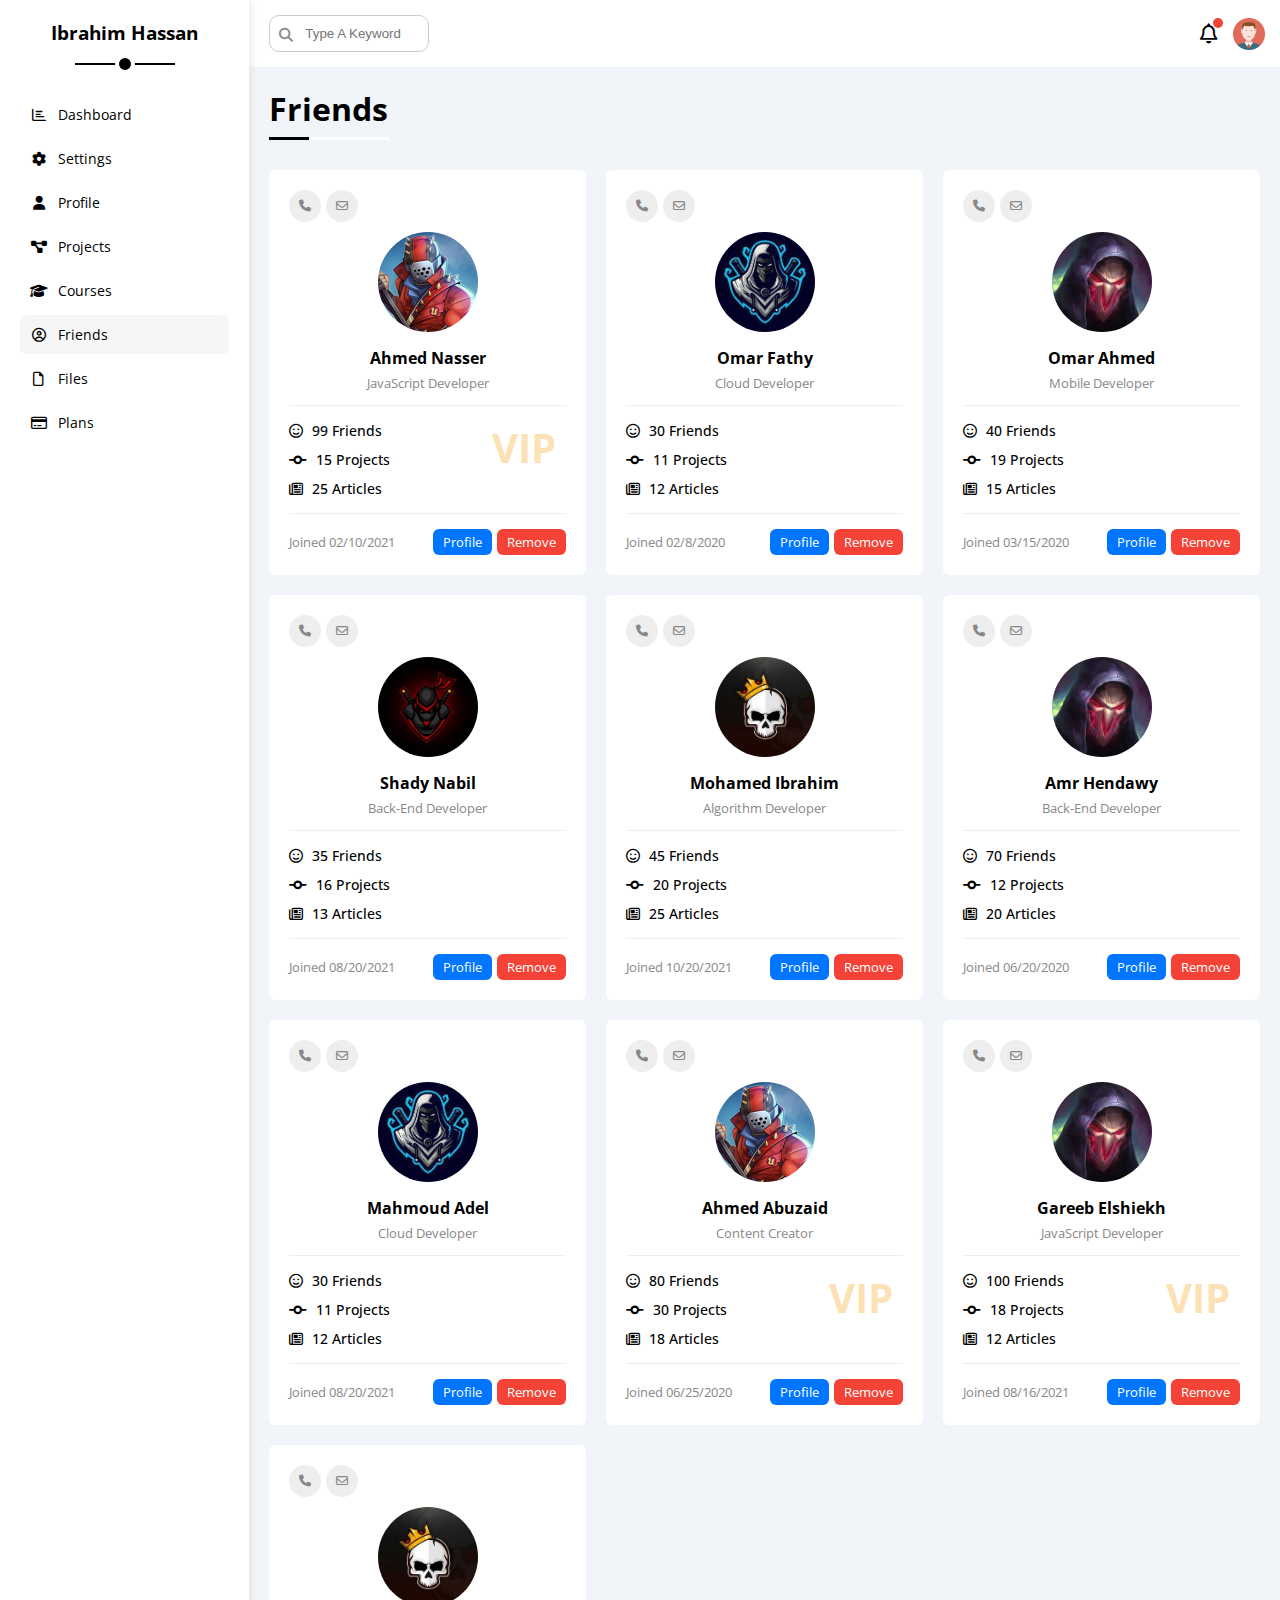
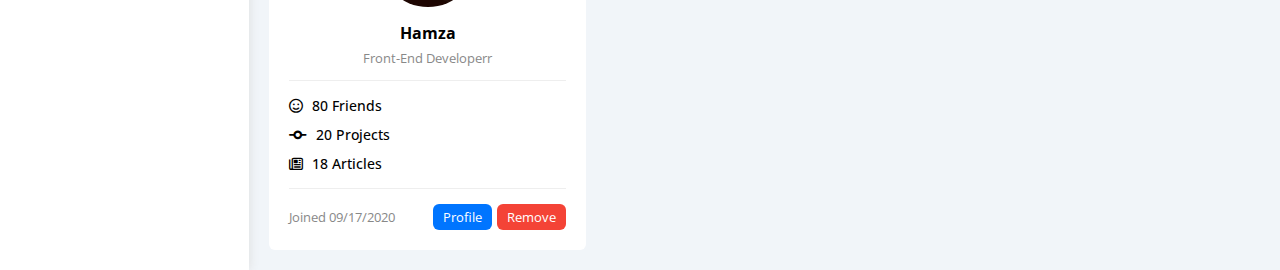
<file: Friends.html>
<!DOCTYPE html>
<html lang="en">
<head>
    <meta charset="UTF-8">
    <meta name="viewport" content="width=device-width, initial-scale=1.0">
    <link rel="stylesheet" href="./css/all.min.css">
    <link rel="stylesheet" href="./css/framework.css">
    <link rel="stylesheet" href="./css/dash.css">
    <link rel="preconnect" href="https://fonts.googleapis.com">
    <link rel="preconnect" href="https://fonts.gstatic.com" crossorigin>
    <link href="https://fonts.googleapis.com/css2?family=Cairo:wght@200..1000&family=Dancing+Script:wght@400..700&family=Merriweather:ital,wght@0,300;0,400;0,700;0,900;1,300;1,400;1,700;1,900&family=Open+Sans:ital,wght@0,300..800;1,300..800&family=Work+Sans:ital,wght@0,100..900;1,100..900&display=swap" rel="stylesheet">
    <title>Friends</title>
</head>
<body>
    <div class="page d-flex">
        <div class="sidebar bg-white p-relative p-20">
            <h3 class="p-relative txt-c mt-0">Ibrahim Hassan</h3>
            <ul>
                <li>
                    <a class="d-flex align-centre fs-14 c-black p-10 rad-6" href="index.html">
                        <i class="fa-regular fa-chart-bar fa-fw"></i>
                        <span>Dashboard</span>
                    </a>
                </li>
                <li>
                    <a class="d-flex align-centre fs-14 c-black p-10 rad-6" href="Settings.html">
                        <i class="fa-solid fa-gear fa-fw"></i>
                        <span>Settings</span>
                    </a>
                </li>
                <li>
                    <a class="d-flex align-centre fs-14 c-black p-10 rad-6" href="profile.html">
                        <i class="fa-solid fa-user fa-fw"></i>
                        <span>Profile</span>
                    </a>
                </li>
                <li>
                    <a class="d-flex align-centre fs-14 c-black p-10 rad-6" href="Projects.html">
                        <i class="fa-solid fa-diagram-project fa-fw"></i>
                        <span>Projects</span>
                    </a>
                </li>
                <li>
                    <a class="d-flex align-centre fs-14 c-black p-10 rad-6" href="Courses.html">
                        <i class="fa-solid fa-graduation-cap fa-fw"></i>
                        <span>Courses</span>
                    </a>
                </li>
                <li>
                    <a class="active  d-flex align-centre fs-14 c-black p-10 rad-6" href="Friends.html">
                        <i class="fa-regular fa-circle-user fa-fw"></i>
                        <span>Friends</span>
                    </a>
                </li>
                <li>
                    <a class="d-flex align-centre fs-14 c-black p-10 rad-6" href="Files.html">
                        <i class="fa-regular fa-file fa-fw"></i>
                        <span>Files</span>
                    </a>
                </li>
                <li>
                    <a class="d-flex align-centre fs-14 c-black p-10 rad-6" href="Plans.html">
                        <i class="fa-regular fa-credit-card fa-fw"></i>
                        <span>Plans</span>
                    </a>
                </li>
            </ul>
        </div>
        <div class="content w-full">
            <!-- start head -->
            <div class="head p-15 bg-white between-flex">
                <div class="search p-relative">
                    <input class="p-10" type="search" placeholder="Type A Keyword">
                </div> 
                <div class="icons d-flex align-centre ">
                    <span class="notification p-relative">
                        <i class="fa-regular fa-bell fa-lg"></i>
                    </span>
                    <img src="./images/avatar.png" alt="">
                </div>
            </div>
        <!-- end head -->
            <h1 class="p-relative">Friends</h1>
            <div class="friendss m-20 d-grid gap-20">
                <div class="box bg-white p-20 rad-6 p-relative">
                    <div class="icons d-flex">
                        <i class="mr-5 c-grey bg-eee fa-solid fa-phone"></i>
                        <i class="c-grey bg-eee fa-regular fa-envelope"></i>
                    </div>
                    <div class="info txt-c mt-10 border-b-ccc">
                        <img src="./images/friend-01.jpg" alt="">
                        <h2 class="mt-10 mb-5">Ahmed Nasser</h2>
                        <p class="c-grey fs-13 mt-0">JavaScript Developer</p>
                    </div>
                    <div class="emoji pt-15 pb-15 border-b-ccc">
                        <div class=" fw-500 fs-14 mb-10">
                            <i class="mr-5 fa-regular fa-face-smile"></i>
                            99 Friends
                        </div>
                        <div class=" fw-500 fs-14 mb-10">
                            <i class="mr-5 fa-solid fa-code-commit"></i>
                            15 Projects
                        </div>
                        <div class="fw-500 fs-14">
                            <i class="mr-5 fa-regular fa-newspaper"></i>
                            25 Articles
                        </div>
                    </div>
                    <div class="links pt-15">
                        <span class="fs-13 c-grey ">Joined 02/10/2021
                        </span>
                        <div class="linkss">
                            <a class="btn-shape bg-blue c-white fs-13 mr-5" href="#">Profile</a>
                            <a class="btn-shape bg-red c-white fs-13" href="#">Remove</a>
                        </div>
                    </div>
                </div>
                <div class="box bg-white p-20 rad-6 p-relative">
                    <div class="icons d-flex">
                        <i class="mr-5 c-grey bg-eee fa-solid fa-phone"></i>
                        <i class="c-grey bg-eee fa-regular fa-envelope"></i>
                    </div>
                    <div class="info txt-c mt-10 border-b-ccc">
                        <img src="./images/friend-02.jpg" alt="">
                        <h2 class="mt-10 mb-5">Omar Fathy</h2>
                        <p class="c-grey fs-13 mt-0">Cloud Developer</p>
                    </div>
                    <div class="emoji pt-15 pb-15 border-b-ccc">
                        <div class=" fw-500 fs-14 mb-10">
                            <i class="mr-5 fa-regular fa-face-smile"></i>
                            30 Friends
                        </div>
                        <div class=" fw-500 fs-14 mb-10">
                            <i class="mr-5 fa-solid fa-code-commit"></i>
                            11 Projects
                        </div>
                        <div class="fw-500 fs-14">
                            <i class="mr-5 fa-regular fa-newspaper"></i>
                            12 Articles
                        </div>
                    </div>
                    <div class="links pt-15">
                        <span class="fs-13 c-grey ">Joined 02/8/2020
                        </span>
                        <div class="linkss">
                            <a class="btn-shape bg-blue c-white fs-13 mr-5" href="#">Profile</a>
                            <a class="btn-shape bg-red c-white fs-13" href="#">Remove</a>
                        </div>
                    </div>
                </div>
                <div class="box bg-white p-20 rad-6 p-relative">
                    <div class="icons d-flex">
                        <i class="mr-5 c-grey bg-eee fa-solid fa-phone"></i>
                        <i class="c-grey bg-eee fa-regular fa-envelope"></i>
                    </div>
                    <div class="info txt-c mt-10 border-b-ccc">
                        <img src="./images/friend-03.jpg" alt="">
                        <h2 class="mt-10 mb-5">Omar Ahmed</h2>
                        <p class="c-grey fs-13 mt-0">Mobile Developer</p>
                    </div>
                    <div class="emoji pt-15 pb-15 border-b-ccc">
                        <div class=" fw-500 fs-14 mb-10">
                            <i class="mr-5 fa-regular fa-face-smile"></i>
                            40 Friends
                        </div>
                        <div class=" fw-500 fs-14 mb-10">
                            <i class="mr-5 fa-solid fa-code-commit"></i>
                            19 Projects
                        </div>
                        <div class="fw-500 fs-14">
                            <i class="mr-5 fa-regular fa-newspaper"></i>
                            15 Articles
                        </div>
                    </div>
                    <div class="links pt-15">
                        <span class="fs-13 c-grey ">Joined 03/15/2020
                        </span>
                        <div class="linkss">
                            <a class="btn-shape bg-blue c-white fs-13 mr-5" href="#">Profile</a>
                            <a class="btn-shape bg-red c-white fs-13" href="#">Remove</a>
                        </div>
                    </div>
                </div>
                <div class="box bg-white p-20 rad-6 p-relative">
                    <div class="icons d-flex">
                        <i class="mr-5 c-grey bg-eee fa-solid fa-phone"></i>
                        <i class="c-grey bg-eee fa-regular fa-envelope"></i>
                    </div>
                    <div class="info txt-c mt-10 border-b-ccc">
                        <img src="./images/friend-04.jpg" alt="">
                        <h2 class="mt-10 mb-5">Shady Nabil</h2>
                        <p class="c-grey fs-13 mt-0">Back-End Developer</p>
                    </div>
                    <div class="emoji pt-15 pb-15 border-b-ccc">
                        <div class=" fw-500 fs-14 mb-10">
                            <i class="mr-5 fa-regular fa-face-smile"></i>
                            35 Friends
                        </div>
                        <div class=" fw-500 fs-14 mb-10">
                            <i class="mr-5 fa-solid fa-code-commit"></i>
                            16 Projects
                        </div>
                        <div class="fw-500 fs-14">
                            <i class="mr-5 fa-regular fa-newspaper"></i>
                            13 Articles
                        </div>
                    </div>
                    <div class="links pt-15">
                        <span class="fs-13 c-grey ">Joined 08/20/2021                        </span>
                        <div class="linkss">
                            <a class="btn-shape bg-blue c-white fs-13 mr-5" href="#">Profile</a>
                            <a class="btn-shape bg-red c-white fs-13" href="#">Remove</a>
                        </div>
                    </div>
                </div>
                <div class="box bg-white p-20 rad-6 p-relative">
                    <div class="icons d-flex">
                        <i class="mr-5 c-grey bg-eee fa-solid fa-phone"></i>
                        <i class="c-grey bg-eee fa-regular fa-envelope"></i>
                    </div>
                    <div class="info txt-c mt-10 border-b-ccc">
                        <img src="./images/friend-05.jpg" alt="">
                        <h2 class="mt-10 mb-5">Mohamed Ibrahim</h2>
                        <p class="c-grey fs-13 mt-0">Algorithm Developer</p>
                    </div>
                    <div class="emoji pt-15 pb-15 border-b-ccc">
                        <div class=" fw-500 fs-14 mb-10">
                            <i class="mr-5 fa-regular fa-face-smile"></i>
                            45 Friends
                        </div>
                        <div class=" fw-500 fs-14 mb-10">
                            <i class="mr-5 fa-solid fa-code-commit"></i>
                            20 Projects
                        </div>
                        <div class="fw-500 fs-14">
                            <i class="mr-5 fa-regular fa-newspaper"></i>
                            25 Articles
                        </div>
                    </div>
                    <div class="links pt-15">
                        <span class="fs-13 c-grey ">Joined 10/20/2021                        </span>
                        <div class="linkss">
                            <a class="btn-shape bg-blue c-white fs-13 mr-5" href="#">Profile</a>
                            <a class="btn-shape bg-red c-white fs-13" href="#">Remove</a>
                        </div>
                    </div>
                </div>
                <div class="box bg-white p-20 rad-6 p-relative">
                    <div class="icons d-flex">
                        <i class="mr-5 c-grey bg-eee fa-solid fa-phone"></i>
                        <i class="c-grey bg-eee fa-regular fa-envelope"></i>
                    </div>
                    <div class="info txt-c mt-10 border-b-ccc">
                        <img src="./images/friend-03.jpg" alt="">
                        <h2 class="mt-10 mb-5">Amr Hendawy</h2>
                        <p class="c-grey fs-13 mt-0">Back-End Developer</p>
                    </div>
                    <div class="emoji pt-15 pb-15 border-b-ccc">
                        <div class=" fw-500 fs-14 mb-10">
                            <i class="mr-5 fa-regular fa-face-smile"></i>
                            70 Friends
                        </div>
                        <div class=" fw-500 fs-14 mb-10">
                            <i class="mr-5 fa-solid fa-code-commit"></i>
                            12 Projects
                        </div>
                        <div class="fw-500 fs-14">
                            <i class="mr-5 fa-regular fa-newspaper"></i>
                            20 Articles
                        </div>
                    </div>
                    <div class="links pt-15">
                        <span class="fs-13 c-grey ">Joined 06/20/2020                       </span>
                        <div class="linkss">
                            <a class="btn-shape bg-blue c-white fs-13 mr-5" href="#">Profile</a>
                            <a class="btn-shape bg-red c-white fs-13" href="#">Remove</a>
                        </div>
                    </div>
                </div>
                <div class="box bg-white p-20 rad-6 p-relative">
                    <div class="icons d-flex">
                        <i class="mr-5 c-grey bg-eee fa-solid fa-phone"></i>
                        <i class="c-grey bg-eee fa-regular fa-envelope"></i>
                    </div>
                    <div class="info txt-c mt-10 border-b-ccc">
                        <img src="./images/friend-02.jpg" alt="">
                        <h2 class="mt-10 mb-5">Mahmoud Adel</h2>
                        <p class="c-grey fs-13 mt-0">Cloud Developer</p>
                    </div>
                    <div class="emoji pt-15 pb-15 border-b-ccc">
                        <div class=" fw-500 fs-14 mb-10">
                            <i class="mr-5 fa-regular fa-face-smile"></i>
                            30 Friends
                        </div>
                        <div class=" fw-500 fs-14 mb-10">
                            <i class="mr-5 fa-solid fa-code-commit"></i>
                            11 Projects
                        </div>
                        <div class="fw-500 fs-14">
                            <i class="mr-5 fa-regular fa-newspaper"></i>
                            12 Articles
                        </div>
                    </div>
                    <div class="links pt-15">
                        <span class="fs-13 c-grey ">Joined 08/20/2021                      </span>
                        <div class="linkss">
                            <a class="btn-shape bg-blue c-white fs-13 mr-5" href="#">Profile</a>
                            <a class="btn-shape bg-red c-white fs-13" href="#">Remove</a>
                        </div>
                    </div>
                </div>
                <div class="box bg-white p-20 rad-6 p-relative">
                    <div class="icons d-flex">
                        <i class="mr-5 c-grey bg-eee fa-solid fa-phone"></i>
                        <i class="c-grey bg-eee fa-regular fa-envelope"></i>
                    </div>
                    <div class="info txt-c mt-10 border-b-ccc">
                        <img src="./images/friend-01.jpg" alt="">
                        <h2 class="mt-10 mb-5">Ahmed Abuzaid</h2>
                        <p class="c-grey fs-13 mt-0">Content Creator</p>
                    </div>
                    <div class="emoji pt-15 pb-15 border-b-ccc">
                        <div class=" fw-500 fs-14 mb-10">
                            <i class="mr-5 fa-regular fa-face-smile"></i>
                            80 Friends
                        </div>
                        <div class=" fw-500 fs-14 mb-10">
                            <i class="mr-5 fa-solid fa-code-commit"></i>
                            30 Projects
                        </div>
                        <div class="fw-500 fs-14">
                            <i class="mr-5 fa-regular fa-newspaper"></i>
                            18 Articles
                        </div>
                    </div>
                    <div class="links pt-15">
                        <span class="fs-13 c-grey ">Joined 06/25/2020                     </span>
                        <div class="linkss">
                            <a class="btn-shape bg-blue c-white fs-13 mr-5" href="#">Profile</a>
                            <a class="btn-shape bg-red c-white fs-13" href="#">Remove</a>
                        </div>
                    </div>
                </div>
                <div class="box bg-white p-20 rad-6 p-relative">
                    <div class="icons d-flex">
                        <i class="mr-5 c-grey bg-eee fa-solid fa-phone"></i>
                        <i class="c-grey bg-eee fa-regular fa-envelope"></i>
                    </div>
                    <div class="info txt-c mt-10 border-b-ccc">
                        <img src="./images/friend-03.jpg" alt="">
                        <h2 class="mt-10 mb-5">Gareeb Elshiekh</h2>
                        <p class="c-grey fs-13 mt-0">JavaScript Developer</p>
                    </div>
                    <div class="emoji pt-15 pb-15 border-b-ccc">
                        <div class=" fw-500 fs-14 mb-10">
                            <i class="mr-5 fa-regular fa-face-smile"></i>
                            100 Friends
                        </div>
                        <div class=" fw-500 fs-14 mb-10">
                            <i class="mr-5 fa-solid fa-code-commit"></i>
                            18 Projects
                        </div>
                        <div class="fw-500 fs-14">
                            <i class="mr-5 fa-regular fa-newspaper"></i>
                            12 Articles
                        </div>
                    </div>
                    <div class="links pt-15">
                        <span class="fs-13 c-grey ">Joined 08/16/2021                    </span>
                        <div class="linkss">
                            <a class="btn-shape bg-blue c-white fs-13 mr-5" href="#">Profile</a>
                            <a class="btn-shape bg-red c-white fs-13" href="#">Remove</a>
                        </div>
                    </div>
                </div>
                <div class="box bg-white p-20 rad-6 p-relative">
                    <div class="icons d-flex">
                        <i class="mr-5 c-grey bg-eee fa-solid fa-phone"></i>
                        <i class="c-grey bg-eee fa-regular fa-envelope"></i>
                    </div>
                    <div class="info txt-c mt-10 border-b-ccc">
                        <img src="./images/friend-05.jpg" alt="">
                        <h2 class="mt-10 mb-5">Hamza</h2>
                        <p class="c-grey fs-13 mt-0">Front-End Developerr</p>
                    </div>
                    <div class="emoji pt-15 pb-15 border-b-ccc">
                        <div class=" fw-500 fs-14 mb-10">
                            <i class="mr-5 fa-regular fa-face-smile"></i>
                            80 Friends
                        </div>
                        <div class=" fw-500 fs-14 mb-10">
                            <i class="mr-5 fa-solid fa-code-commit"></i>
                            20 Projects
                        </div>
                        <div class="fw-500 fs-14">
                            <i class="mr-5 fa-regular fa-newspaper"></i>
                            18 Articles
                        </div>
                    </div>
                    <div class="links pt-15">
                        <span class="fs-13 c-grey ">Joined 09/17/2020                   </span>
                        <div class="linkss">
                            <a class="btn-shape bg-blue c-white fs-13 mr-5" href="#">Profile</a>
                            <a class="btn-shape bg-red c-white fs-13" href="#">Remove</a>
                        </div>
                    </div>
                </div>
            </div>
    </div>
    
</body>
</html>
</file>
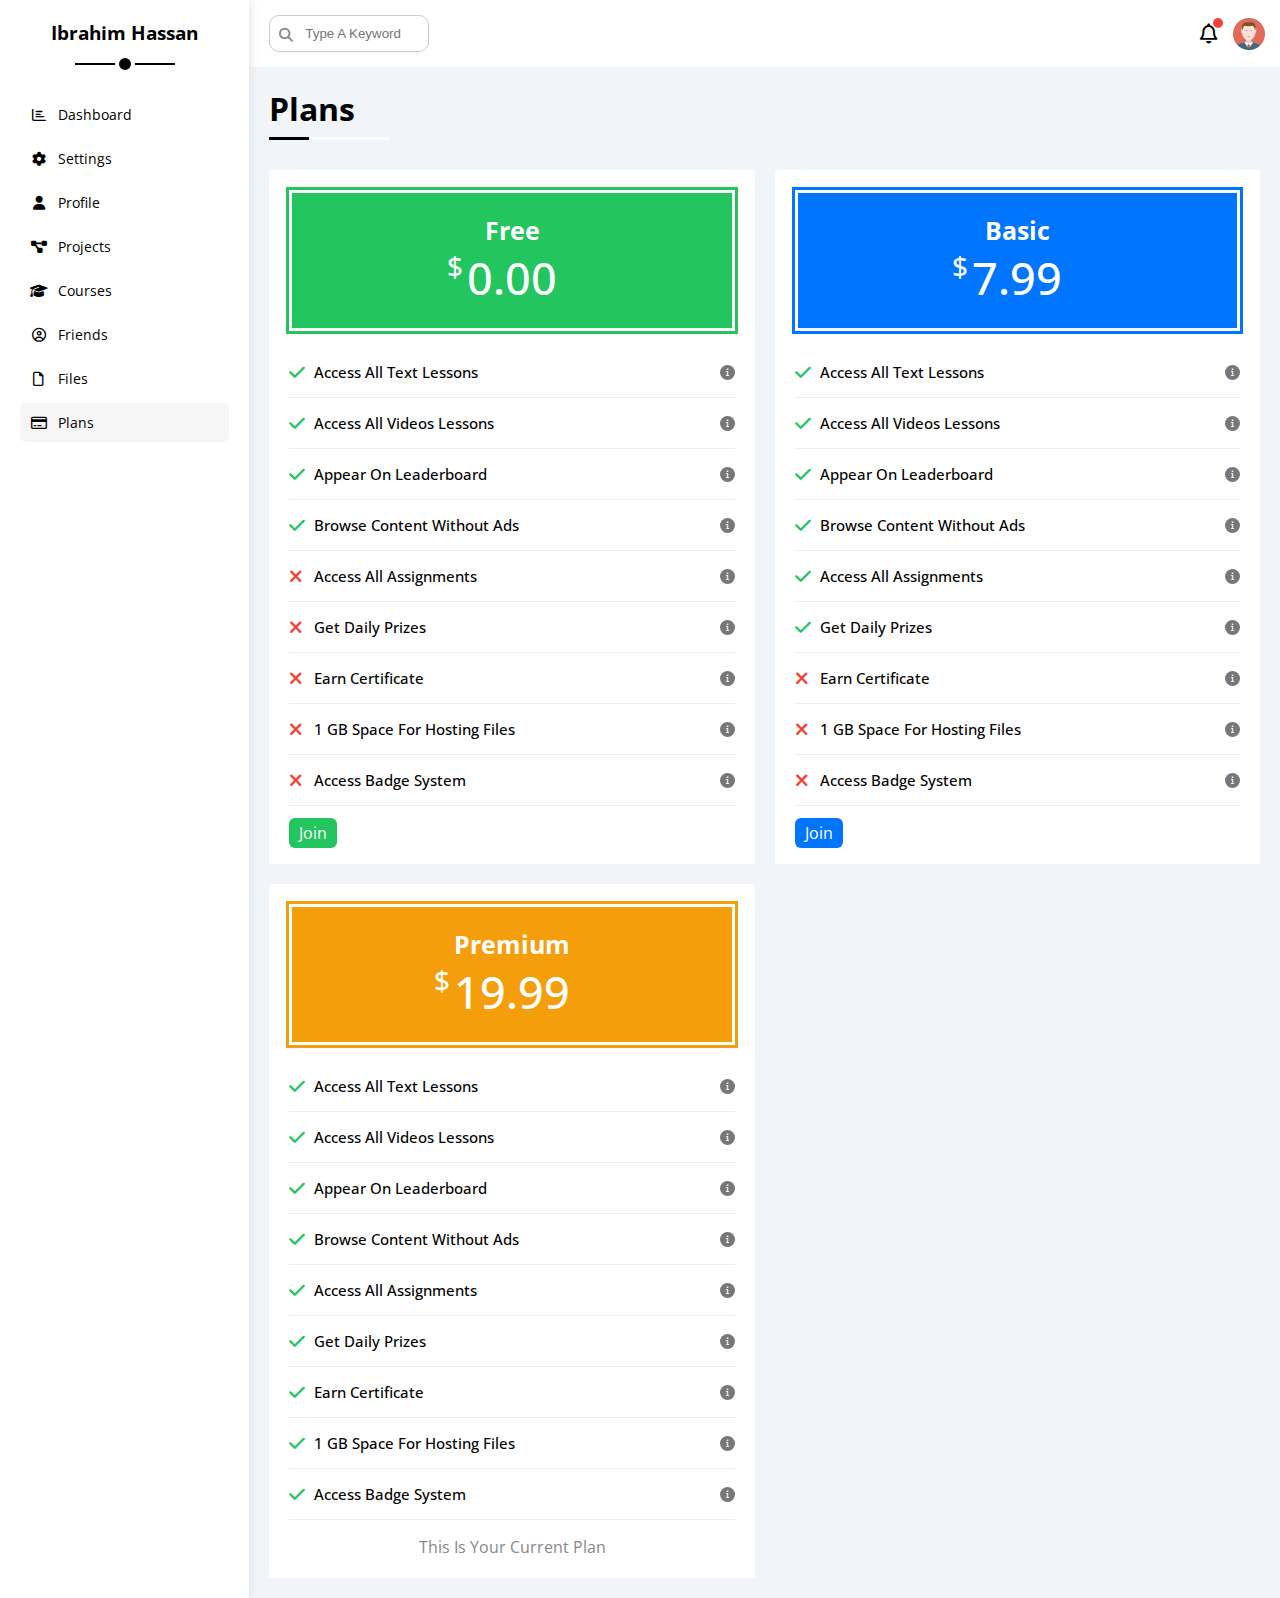
<file: Plans.html>
<!DOCTYPE html>
<html lang="en">
<head>
    <meta charset="UTF-8">
    <meta name="viewport" content="width=device-width, initial-scale=1.0">
    <link rel="stylesheet" href="./css/all.min.css">
    <link rel="stylesheet" href="./css/framework.css">
    <link rel="stylesheet" href="./css/dash.css">
    <link rel="preconnect" href="https://fonts.googleapis.com">
    <link rel="preconnect" href="https://fonts.gstatic.com" crossorigin>
    <link href="https://fonts.googleapis.com/css2?family=Cairo:wght@200..1000&family=Dancing+Script:wght@400..700&family=Merriweather:ital,wght@0,300;0,400;0,700;0,900;1,300;1,400;1,700;1,900&family=Open+Sans:ital,wght@0,300..800;1,300..800&family=Work+Sans:ital,wght@0,100..900;1,100..900&display=swap" rel="stylesheet">
    <title>Plans</title>
</head>
<body>
    <div class="page d-flex">
        <div class="sidebar bg-white p-relative p-20">
            <h3 class="p-relative txt-c mt-0">Ibrahim Hassan</h3>
            <ul>
                <li>
                    <a class="d-flex align-centre fs-14 c-black p-10 rad-6" href="index.html">
                        <i class="fa-regular fa-chart-bar fa-fw"></i>
                        <span>Dashboard</span>
                    </a>
                </li>
                <li>
                    <a class="d-flex align-centre fs-14 c-black p-10 rad-6" href="Settings.html">
                        <i class="fa-solid fa-gear fa-fw"></i>
                        <span>Settings</span>
                    </a>
                </li>
                <li>
                    <a class="d-flex align-centre fs-14 c-black p-10 rad-6" href="profile.html">
                        <i class="fa-solid fa-user fa-fw"></i>
                        <span>Profile</span>
                    </a>
                </li>
                <li>
                    <a class="d-flex align-centre fs-14 c-black p-10 rad-6" href="Projects.html">
                        <i class="fa-solid fa-diagram-project fa-fw"></i>
                        <span>Projects</span>
                    </a>
                </li>
                <li>
                    <a class=" d-flex align-centre fs-14 c-black p-10 rad-6" href="Courses.html">
                        <i class="fa-solid fa-graduation-cap fa-fw"></i>
                        <span>Courses</span>
                    </a>
                </li>
                <li>
                    <a class="d-flex align-centre fs-14 c-black p-10 rad-6" href="Friends.html">
                        <i class="fa-regular fa-circle-user fa-fw"></i>
                        <span>Friends</span>
                    </a>
                </li>
                <li>
                    <a class="d-flex align-centre fs-14 c-black p-10 rad-6" href="Files.html">
                        <i class="fa-regular fa-file fa-fw"></i>
                        <span>Files</span>
                    </a>
                </li>
                <li>
                    <a class="active d-flex align-centre fs-14 c-black p-10 rad-6" href="Plans.html">
                        <i class="fa-regular fa-credit-card fa-fw"></i>
                        <span>Plans</span>
                    </a>
                </li>
            </ul>
        </div>
        <div class="content w-full">
            <!-- start head -->
            <div class="head p-15 bg-white between-flex">
                <div class="search p-relative">
                    <input class="p-10" type="search" placeholder="Type A Keyword">
                </div> 
                <div class="icons d-flex align-centre ">
                    <span class="notification p-relative">
                        <i class="fa-regular fa-bell fa-lg"></i>
                    </span>
                    <img src="./images/avatar.png" alt="">
                </div>
            </div>
        <!-- end head -->
            <h1 class="p-relative">Plans</h1>
            <div class="plans d-grid gap-20 mb-20">
                <div class="plan bg-white p-20">
                    <div class="box p-20 txt-c bg-green c-white">
                        <span class="d-block">Free</span>
                        <div class="price p-relative">
                            <span>$</span>
                            0.00
                        </div>
                    </div>
                    <ul>
                        <li class="between-flex border-b-ccc pb-15 pt-15 fs-15 fw-500">Access All Text Lessons
                            <i class="fa-solid fa-info c-white "></i>                        
                        </li>
                        <li class="between-flex border-b-ccc pb-15 pt-15 fs-15 fw-500">Access All Videos Lessons
                            <i class="fa-solid fa-info c-white "></i>
                        </li>
                        <li class="between-flex border-b-ccc pb-15 pt-15 fs-15 fw-500">Appear On Leaderboard
                            <i class="fa-solid fa-info c-white "></i>
                        </li>
                        <li class="between-flex border-b-ccc pb-15 pt-15 fs-15 fw-500">Browse Content Without Ads
                            <i class="fa-solid fa-info c-white "></i>
                        </li>
                        <li class="between-flex border-b-ccc pb-15 pt-15 fs-15 fw-500">Access All Assignments                             
                            <i class="fa-solid fa-info c-white "></i>
                        </li>
                        <li class="between-flex border-b-ccc pb-15 pt-15 fs-15 fw-500">Get Daily Prizes
                            <i class="fa-solid fa-info c-white "></i>
                        </li>
                        <li class="between-flex border-b-ccc pb-15 pt-15 fs-15 fw-500">Earn Certificate
                            <i class="fa-solid fa-info c-white "></i>
                        </li>
                        <li class="between-flex border-b-ccc pb-15 pt-15 fs-15 fw-500">1 GB Space For Hosting Files
                            <i class="fa-solid fa-info c-white "></i>
                        </li>
                        <li class="between-flex border-b-ccc pb-15 pt-15 fs-15 fw-500">Access Badge System
                            <i class="fa-solid fa-info c-white "></i>
                        </li>
                    </ul>
                    <a class="btn-shape bg-green c-white" href="#">Join</a>
                </div>
                <div class="plan bg-white p-20">
                    <div class="box p-20 txt-c bg-blue c-white">
                        <span class="d-block">Basic</span>
                        <div class="price p-relative">
                            <span>$</span>
                            7.99
                        </div>
                    </div>
                    <ul>
                        <li class="between-flex border-b-ccc pb-15 pt-15 fs-15 fw-500">Access All Text Lessons
                            <i class="fa-solid fa-info c-white "></i>                        
                        </li>
                        <li class="between-flex border-b-ccc pb-15 pt-15 fs-15 fw-500">Access All Videos Lessons
                            <i class="fa-solid fa-info c-white "></i>
                        </li>
                        <li class="between-flex border-b-ccc pb-15 pt-15 fs-15 fw-500">Appear On Leaderboard
                            <i class="fa-solid fa-info c-white "></i>
                        </li>
                        <li class="between-flex border-b-ccc pb-15 pt-15 fs-15 fw-500">Browse Content Without Ads
                            <i class="fa-solid fa-info c-white "></i>
                        </li>
                        <li class="between-flex border-b-ccc pb-15 pt-15 fs-15 fw-500">Access All Assignments                             
                            <i class="fa-solid fa-info c-white "></i>
                        </li>
                        <li class="between-flex border-b-ccc pb-15 pt-15 fs-15 fw-500">Get Daily Prizes
                            <i class="fa-solid fa-info c-white "></i>
                        </li>
                        <li class="between-flex border-b-ccc pb-15 pt-15 fs-15 fw-500">Earn Certificate
                            <i class="fa-solid fa-info c-white "></i>
                        </li>
                        <li class="between-flex border-b-ccc pb-15 pt-15 fs-15 fw-500">1 GB Space For Hosting Files
                            <i class="fa-solid fa-info c-white "></i>
                        </li>
                        <li class="between-flex border-b-ccc pb-15 pt-15 fs-15 fw-500">Access Badge System
                            <i class="fa-solid fa-info c-white "></i>
                        </li>
                    </ul>
                    <a class="btn-shape bg-blue c-white" href="#">Join</a>
                </div>
                <div class="plan bg-white p-20">
                    <div class="box p-20 txt-c bg-orange c-white">
                        <span class="d-block">Premium</span>
                        <div class="price p-relative">
                            <span>$</span>
                            19.99
                        </div>
                    </div>
                    <ul>
                        <li class="between-flex border-b-ccc pb-15 pt-15 fs-15 fw-500">Access All Text Lessons
                            <i class="fa-solid fa-info c-white "></i>                        
                        </li>
                        <li class="between-flex border-b-ccc pb-15 pt-15 fs-15 fw-500">Access All Videos Lessons
                            <i class="fa-solid fa-info c-white "></i>
                        </li>
                        <li class="between-flex border-b-ccc pb-15 pt-15 fs-15 fw-500">Appear On Leaderboard
                            <i class="fa-solid fa-info c-white "></i>
                        </li>
                        <li class="between-flex border-b-ccc pb-15 pt-15 fs-15 fw-500">Browse Content Without Ads
                            <i class="fa-solid fa-info c-white "></i>
                        </li>
                        <li class="between-flex border-b-ccc pb-15 pt-15 fs-15 fw-500">Access All Assignments                             
                            <i class="fa-solid fa-info c-white "></i>
                        </li>
                        <li class="between-flex border-b-ccc pb-15 pt-15 fs-15 fw-500">Get Daily Prizes
                            <i class="fa-solid fa-info c-white "></i>
                        </li>
                        <li class="between-flex border-b-ccc pb-15 pt-15 fs-15 fw-500">Earn Certificate
                            <i class="fa-solid fa-info c-white "></i>
                        </li>
                        <li class="between-flex border-b-ccc pb-15 pt-15 fs-15 fw-500">1 GB Space For Hosting Files
                            <i class="fa-solid fa-info c-white "></i>
                        </li>
                        <li class="between-flex border-b-ccc pb-15 pt-15 fs-15 fw-500">Access Badge System
                            <i class="fa-solid fa-info c-white "></i>
                        </li>
                    </ul>
                    <span class="d-block c-grey txt-c">This Is Your Current Plan</span>
                </div>
            </div>
    </div>
    
</body>
</html>
</file>
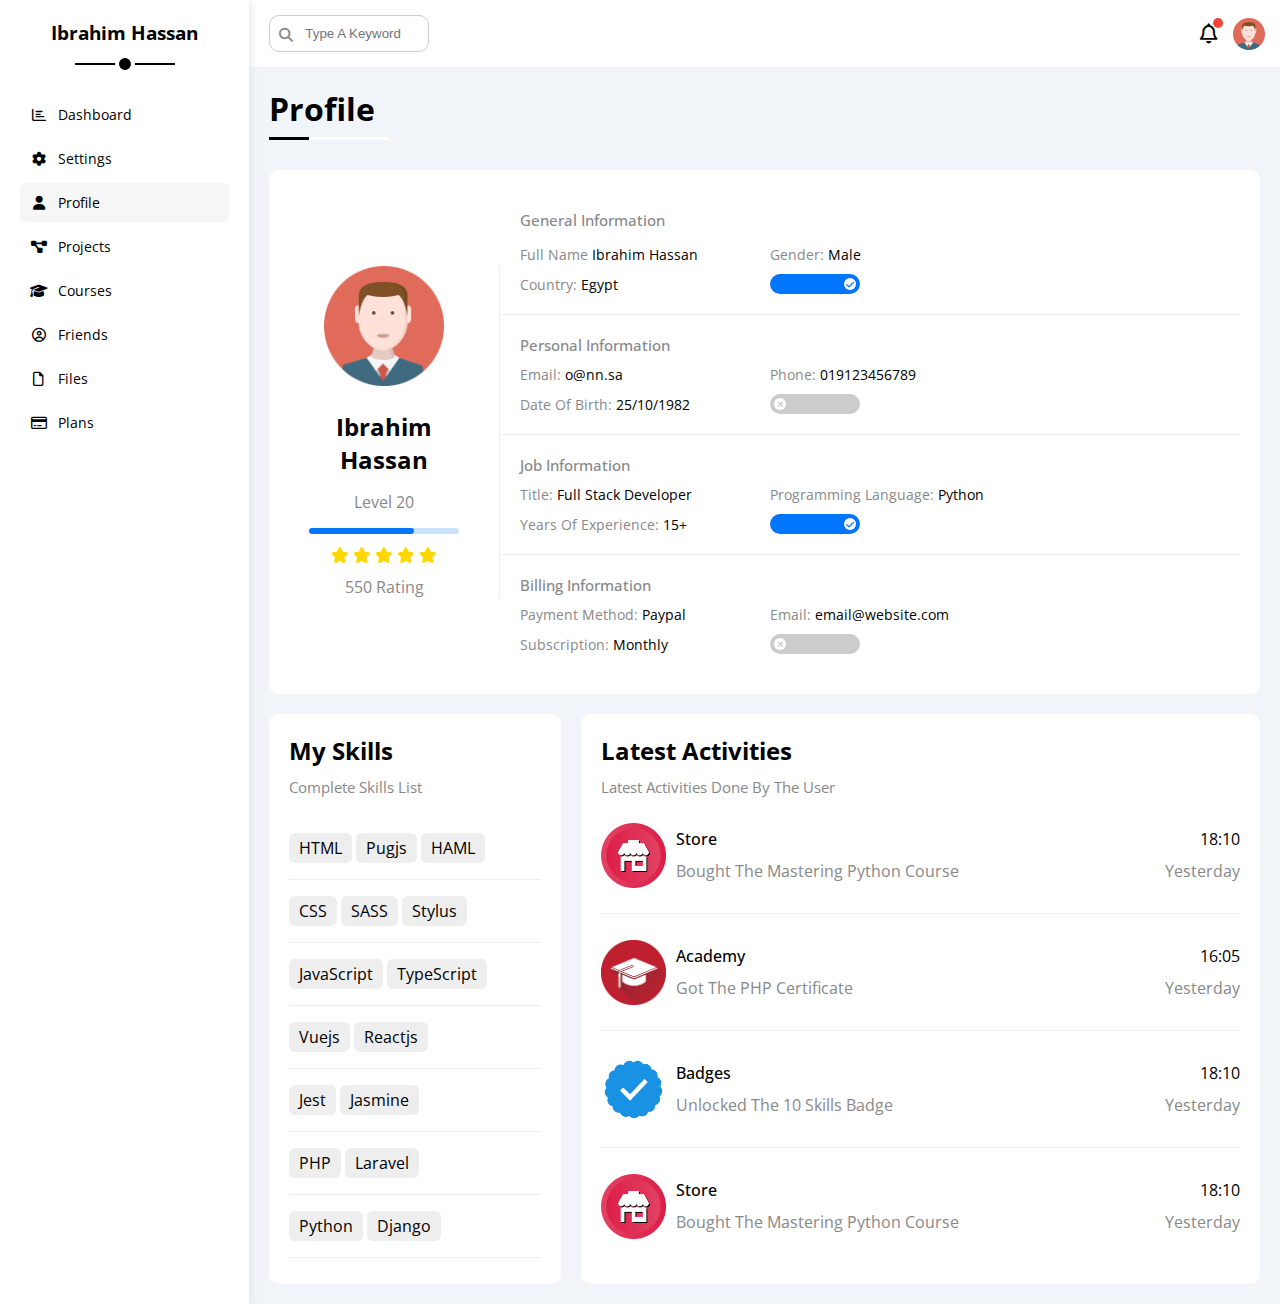
<file: profile.html>
<!DOCTYPE html>
<html lang="en">
<head>
    <meta charset="UTF-8">
    <meta name="viewport" content="width=device-width, initial-scale=1.0">
    <link rel="stylesheet" href="./css/all.min.css">
    <link rel="stylesheet" href="./css/framework.css">
    <link rel="stylesheet" href="./css/dash.css">
    <link rel="preconnect" href="https://fonts.googleapis.com">
    <link rel="preconnect" href="https://fonts.gstatic.com" crossorigin>
    <link href="https://fonts.googleapis.com/css2?family=Cairo:wght@200..1000&family=Dancing+Script:wght@400..700&family=Merriweather:ital,wght@0,300;0,400;0,700;0,900;1,300;1,400;1,700;1,900&family=Open+Sans:ital,wght@0,300..800;1,300..800&family=Work+Sans:ital,wght@0,100..900;1,100..900&display=swap" rel="stylesheet">
    <title>Profile</title>
</head>
<body>
    <div class="page d-flex">
        <div class="sidebar bg-white p-relative p-20">
            <h3 class="p-relative txt-c mt-0">Ibrahim Hassan</h3>
            <ul>
                <li>
                    <a class="d-flex align-centre fs-14 c-black p-10 rad-6" href="index.html">
                        <i class="fa-regular fa-chart-bar fa-fw"></i>
                        <span>Dashboard</span>
                    </a>
                </li>
                <li>
                    <a class="d-flex align-centre fs-14 c-black p-10 rad-6" href="Settings.html">
                        <i class="fa-solid fa-gear fa-fw"></i>
                        <span>Settings</span>
                    </a>
                </li>
                <li>
                    <a class="active d-flex align-centre fs-14 c-black p-10 rad-6" href="profile.html">
                        <i class="fa-solid fa-user fa-fw"></i>
                        <span>Profile</span>
                    </a>
                </li>
                <li>
                    <a class="d-flex align-centre fs-14 c-black p-10 rad-6" href="Projects.html">
                        <i class="fa-solid fa-diagram-project fa-fw"></i>
                        <span>Projects</span>
                    </a>
                </li>
                <li>
                    <a class="d-flex align-centre fs-14 c-black p-10 rad-6" href="Courses.html">
                        <i class="fa-solid fa-graduation-cap fa-fw"></i>
                        <span>Courses</span>
                    </a>
                </li>
                <li>
                    <a class="d-flex align-centre fs-14 c-black p-10 rad-6" href="Friends.html">
                        <i class="fa-regular fa-circle-user fa-fw"></i>
                        <span>Friends</span>
                    </a>
                </li>
                <li>
                    <a class="d-flex align-centre fs-14 c-black p-10 rad-6" href="Files.html">
                        <i class="fa-regular fa-file fa-fw"></i>
                        <span>Files</span>
                    </a>
                </li>
                <li>
                    <a class="d-flex align-centre fs-14 c-black p-10 rad-6" href="Plans.html">
                        <i class="fa-regular fa-credit-card fa-fw"></i>
                        <span>Plans</span>
                    </a>
                </li>
            </ul>
        </div>
        <div class="content w-full">
            <!-- start head -->
            <div class="head p-15 bg-white between-flex">
                <div class="search p-relative">
                    <input class="p-10" type="search" placeholder="Type A Keyword">
                </div> 
                <div class="icons d-flex align-centre ">
                    <span class="notification p-relative">
                        <i class="fa-regular fa-bell fa-lg"></i>
                    </span>
                    <img src="./images/avatar.png" alt="">
                </div>
            </div>
        <!-- end head -->
            <h1 class="p-relative">Profile</h1>
            <!-- start mine -->
            <div class="mine p-20 m-20 d-flex align-centre bg-white rad-10 ">
                <div class="rate txt-c">
                    <img src="./images/avatar.png" alt="">
                    <h2 class="mb-15 ">Ibrahim Hassan</h2>
                    <span class="mb-15 c-grey">Level 20</span>
                    <div class="level mb-10"><span style="width: 70%;"></span></div>
                    <div class="icons mb-10">
                        <i class="fa-solid fa-star"></i>
                        <i class="fa-solid fa-star"></i>
                        <i class="fa-solid fa-star"></i>
                        <i class="fa-solid fa-star"></i>
                        <i class="fa-solid fa-star"></i>
                    </div>
                    <span class="c-grey">550 Rating</span>
                </div>
                <div class="box-info">
                    <div class="box d-flex align-centre f-wrap p-20">
                        <h3 class="w-full m-0 fs-15 c-grey mb-5 fw-500">General Information</h3>
                        <div class="fs-14">
                            <span class="c-grey">Full Name</span>
                            <span>Ibrahim Hassan</span>
                        </div>
                        <div class="fs-14">
                            <span class="c-grey">Gender:</span>
                            <span>Male</span>
                        </div>
                        <div class="fs-14">
                            <span class="c-grey">Country:</span>
                            <span>Egypt</span>
                        </div>
                        <div>
                            <label>
                                <input type="checkbox" checked class="togle-checkbox">
                                <div class="togle-switch"></div>
                            </label>
                        </div>
                    </div>
                    <div class="box d-flex align-centre f-wrap p-20">
                        <h3 class="w-full m-0 fs-15 c-grey fw-500">Personal Information</h3>
                        <div class="fs-14">
                            <span class="c-grey">Email:</span>
                            <span>o@nn.sa</span>
                        </div>
                        <div class="fs-14">
                            <span class="c-grey">Phone:</span>
                            <span>019123456789</span>
                        </div>
                        <div class="fs-14">
                            <span class="c-grey">Date Of Birth:</span>
                            <span>25/10/1982</span>
                        </div>
                        <div>
                            <label>
                                <input type="checkbox" class="togle-checkbox">
                                <div class="togle-switch"></div>
                            </label>
                        </div>
                    </div>
                    <div class="box d-flex align-centre f-wrap p-20">
                        <h3 class="w-full m-0 fs-15 c-grey fw-500">Job Information</h3>
                        <div class="fs-14">
                            <span class="c-grey">Title:</span>
                            <span>Full Stack Developer</span>
                        </div>
                        <div class="fs-14">
                            <span class="c-grey">Programming Language:</span>
                            <span>Python</span>
                        </div>
                        <div class="fs-14">
                            <span class="c-grey">Years Of Experience:</span>
                            <span>15+</span>
                        </div>
                        <div>
                            <label>
                                <input type="checkbox" checked class="togle-checkbox">
                                <div class="togle-switch"></div>
                            </label>
                        </div>
                    </div>
                    <div class="box d-flex align-centre f-wrap p-20">
                        <h3 class="w-full m-0 fs-15 c-grey fw-500">Billing Information</h3>
                        <div class="fs-14">
                            <span class="c-grey">Payment Method:</span>
                            <span>Paypal</span>
                        </div>
                        <div class="fs-14">
                            <span class="c-grey">Email:</span>
                            <span>email@website.com</span>
                        </div>
                        <div class="fs-14">
                            <span class="c-grey">Subscription:</span>
                            <span>Monthly</span>
                        </div>
                        <div>
                            <label>
                                <input type="checkbox" class="togle-checkbox">
                                <div class="togle-switch"></div>
                            </label>
                        </div>
                    </div>
                </div>
            </div>
            <!-- end mine -->
           <div class="group d-flex m-20 gap-20">
            <!-- start skills -->
                <div class="skills bg-white p-20 rad-10 ">
                    <h2 class="mt-0 mb-10">My Skills</h2>
                    <p class="c-grey m-0 fs-15 mb-20">Complete Skills List</p>
                    <div class="box border-b-ccc pb-20 pt-20 txt-c-mobile">
                        <span class="btn-shape bg-eee">HTML</span>
                        <span class="btn-shape bg-eee">Pugjs</span>
                        <span class="btn-shape bg-eee">HAML</span>
                    </div>
                    <div class="box border-b-ccc pb-20 pt-20 txt-c-mobile">
                        <span class="btn-shape bg-eee">CSS</span>
                        <span class="btn-shape bg-eee">SASS</span>
                        <span class="btn-shape bg-eee">Stylus</span>
                    </div>
                    <div class="box border-b-ccc pb-20 pt-20 txt-c-mobile">
                        <span class="btn-shape bg-eee">JavaScript</span>
                        <span class="btn-shape bg-eee">TypeScript</span>
                    </div>
                    <div class="box border-b-ccc pb-20 pt-20 txt-c-mobile">
                        <span class="btn-shape bg-eee">Vuejs</span>
                        <span class="btn-shape bg-eee">Reactjs</span>
                    </div>
                    <div class="box border-b-ccc pb-20 pt-20 txt-c-mobile">
                        <span class="btn-shape bg-eee">Jest</span>
                        <span class="btn-shape bg-eee">Jasmine</span>
                    </div>
                    <div class="box border-b-ccc pb-20 pt-20 txt-c-mobile">
                        <span class="btn-shape bg-eee">PHP</span>
                        <span class="btn-shape bg-eee">Laravel</span>
                    </div>
                    <div class="box border-b-ccc pb-20 pt-20 txt-c-mobile">
                        <span class="btn-shape bg-eee">Python</span>
                        <span class="btn-shape bg-eee">Django</span>
                    </div>
                </div>
            <!-- end skills -->
            <!-- start activities -->
                <div class="activities bg-white p-20 rad-10">
                    <h2 class="mt-0 mb-10">Latest Activities</h2>
                    <p class="m-0 fs-15 c-grey">Latest Activities Done By The User</p>
                    <div class="box d-flex align-centre pt-15 pb-15 txt-c-mobile border-b-ccc">
                        <img class="mr-10" src="./images/activity-01.png" alt="">
                        <div class="text flex-1">
                            <h3 class="fw-500 mb-10">Store</h3>
                            <p class="mt-0 c-grey ">Bought The Mastering Python Course</p>
                        </div>
                        <div class="date">
                            <span class="d-block mb-10">18:10</span>
                            <span class="d-block c-grey">Yesterday</span>
                        </div>
                    </div>
                    <div class="box d-flex align-centre pt-15 pb-15 border-b-ccc txt-c-mobile">
                        <img class="mr-10" src="./images/activity-02.png" alt="">
                        <div class="text flex-1">
                            <h3 class="fw-500 mb-10">Academy</h3>
                            <p class="mt-0 c-grey ">Got The PHP Certificate</p>
                        </div>
                        <div class="date">
                            <span class="d-block mb-10">16:05</span>
                            <span class="d-block c-grey">Yesterday</span>
                        </div>
                    </div>
                    <div class="box d-flex align-centre pt-15 pb-15 border-b-ccc txt-c-mobile">
                        <img class="mr-10" src="./images/activity-03.png" alt="">
                        <div class="text flex-1">
                            <h3 class="fw-500 mb-10">Badges</h3>
                            <p class="mt-0 c-grey ">Unlocked The 10 Skills Badge</p>
                        </div>
                        <div class="date">
                            <span class="d-block mb-10">18:10</span>
                            <span class="d-block c-grey">Yesterday</span>
                        </div>
                    </div>
                    <div class="box d-flex align-centre pt-15 pb-15 txt-c-mobile">
                        <img class="mr-10" src="./images/activity-01.png" alt="">
                        <div class="text flex-1">
                            <h3 class="fw-500 mb-10">Store</h3>
                            <p class="mt-0 c-grey ">Bought The Mastering Python Course</p>
                        </div>
                        <div class="date">
                            <span class="d-block mb-10">18:10</span>
                            <span class="d-block c-grey">Yesterday</span>
                        </div>
                    </div>
                </div>
            <!-- end avtivities --> 
           </div>
        </div>   
    </div>
    
</body>
</html>
</file>
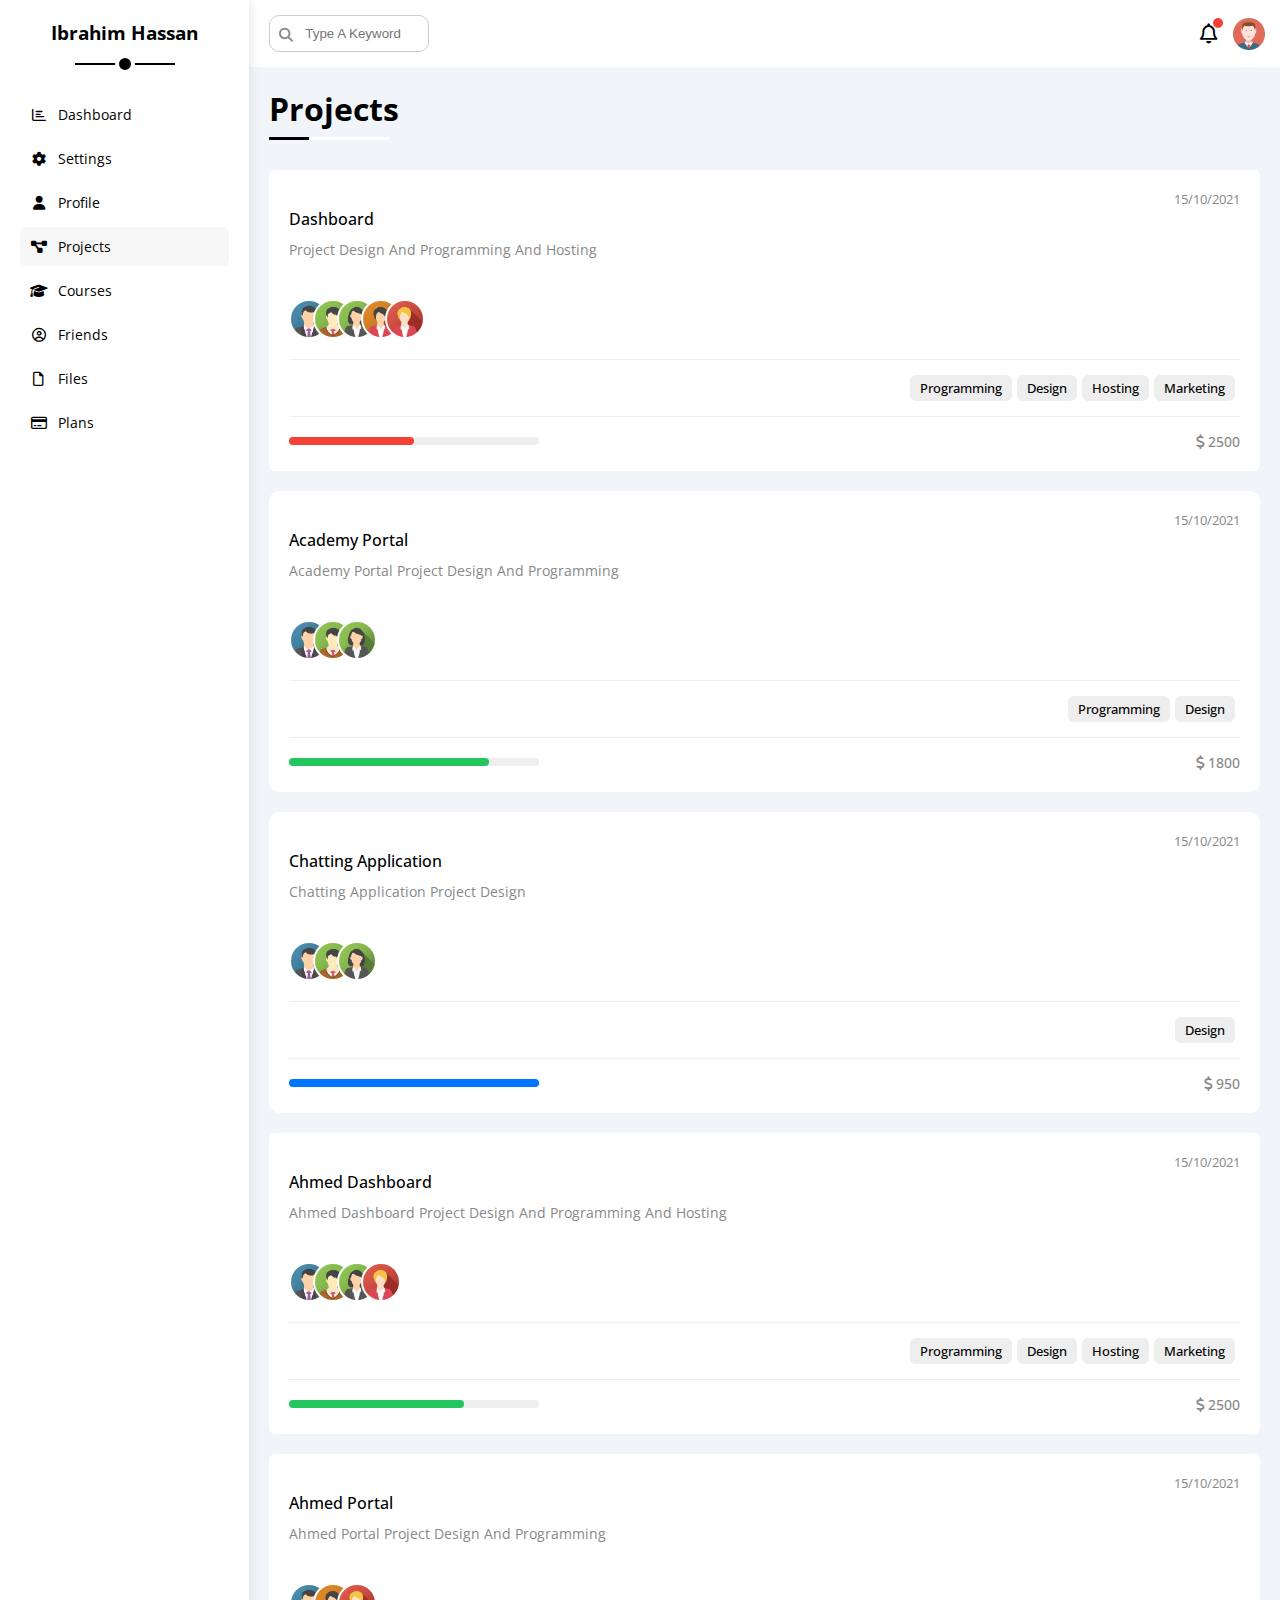
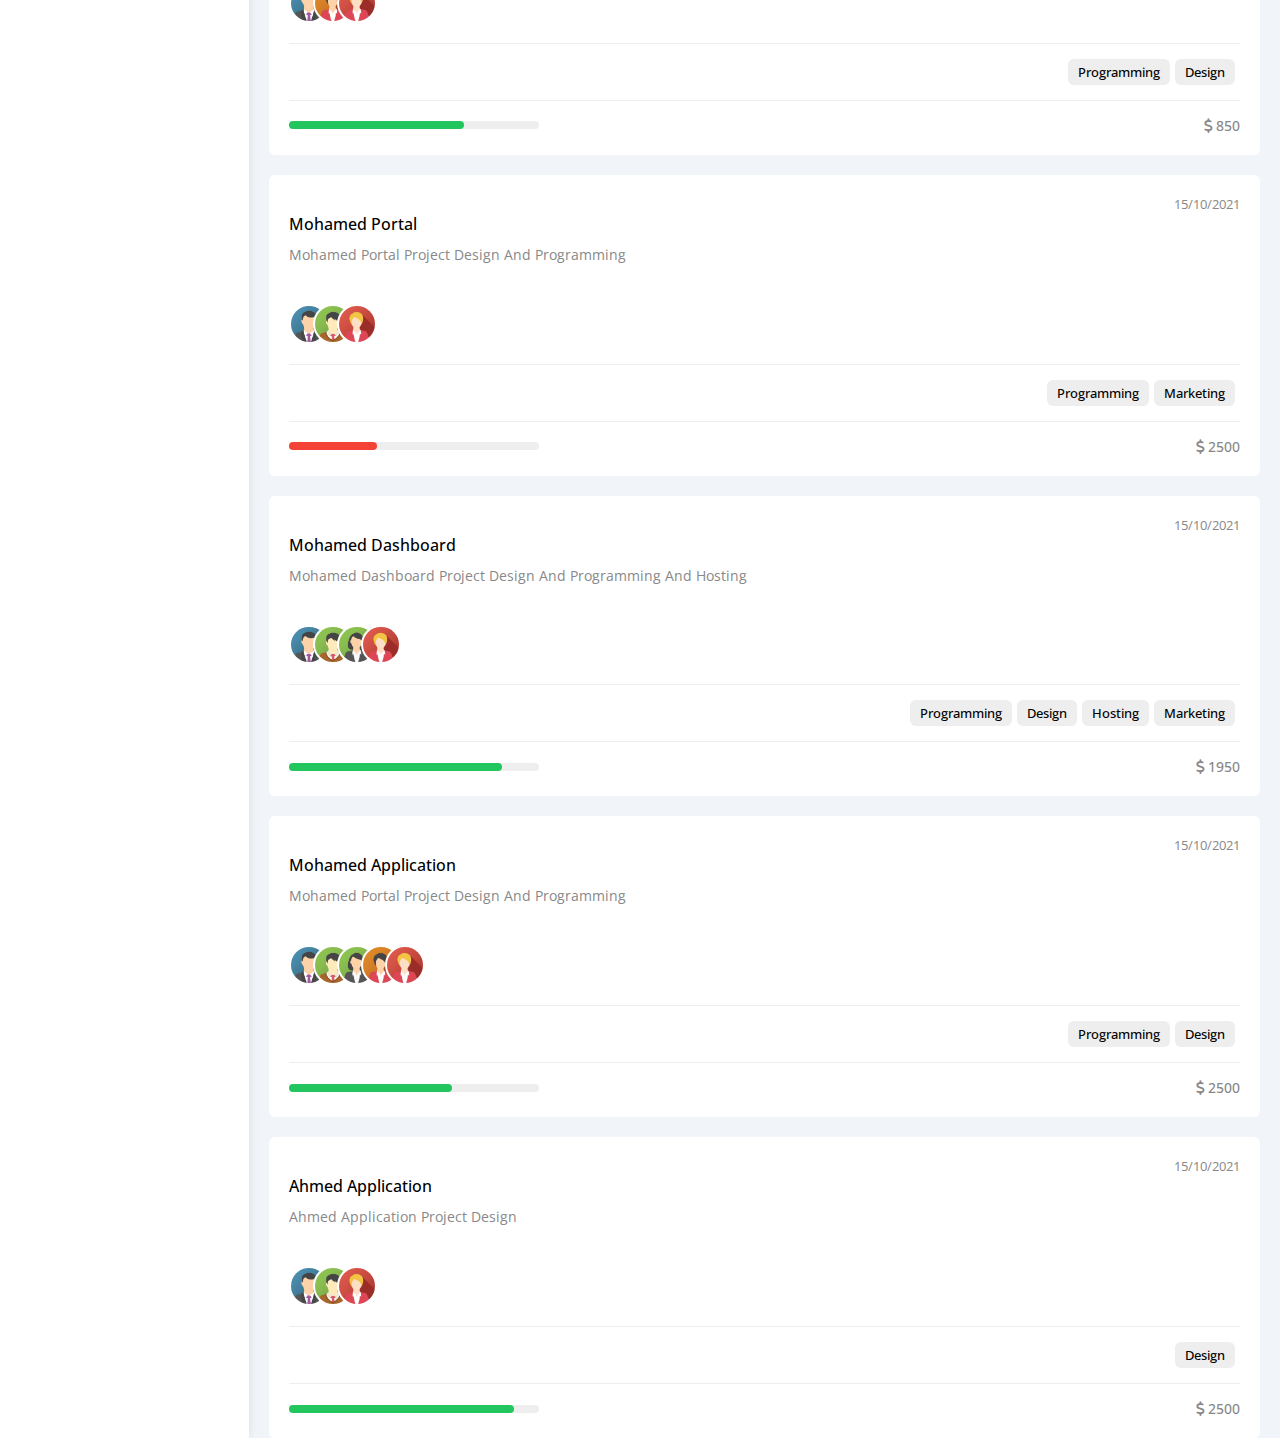
<file: Projects.html>
<!DOCTYPE html>
<html lang="en">
<head>
    <meta charset="UTF-8">
    <meta name="viewport" content="width=device-width, initial-scale=1.0">
    <link rel="stylesheet" href="./css/all.min.css">
    <link rel="stylesheet" href="./css/framework.css">
    <link rel="stylesheet" href="./css/dash.css">
    <link rel="preconnect" href="https://fonts.googleapis.com">
    <link rel="preconnect" href="https://fonts.gstatic.com" crossorigin>
    <link href="https://fonts.googleapis.com/css2?family=Cairo:wght@200..1000&family=Dancing+Script:wght@400..700&family=Merriweather:ital,wght@0,300;0,400;0,700;0,900;1,300;1,400;1,700;1,900&family=Open+Sans:ital,wght@0,300..800;1,300..800&family=Work+Sans:ital,wght@0,100..900;1,100..900&display=swap" rel="stylesheet">
    <title>Projects</title>
</head>
<body>
    <div class="page d-flex">
        <div class="sidebar bg-white p-relative p-20">
            <h3 class="p-relative txt-c mt-0">Ibrahim Hassan</h3>
            <ul>
                <li>
                    <a class="d-flex align-centre fs-14 c-black p-10 rad-6" href="index.html">
                        <i class="fa-regular fa-chart-bar fa-fw"></i>
                        <span>Dashboard</span>
                    </a>
                </li>
                <li>
                    <a class="d-flex align-centre fs-14 c-black p-10 rad-6" href="Settings.html">
                        <i class="fa-solid fa-gear fa-fw"></i>
                        <span>Settings</span>
                    </a>
                </li>
                <li>
                    <a class="d-flex align-centre fs-14 c-black p-10 rad-6" href="profile.html">
                        <i class="fa-solid fa-user fa-fw"></i>
                        <span>Profile</span>
                    </a>
                </li>
                <li>
                    <a class="active d-flex align-centre fs-14 c-black p-10 rad-6" href="Projects.html">
                        <i class="fa-solid fa-diagram-project fa-fw"></i>
                        <span>Projects</span>
                    </a>
                </li>
                <li>
                    <a class="d-flex align-centre fs-14 c-black p-10 rad-6" href="Courses.html">
                        <i class="fa-solid fa-graduation-cap fa-fw"></i>
                        <span>Courses</span>
                    </a>
                </li>
                <li>
                    <a class="d-flex align-centre fs-14 c-black p-10 rad-6" href="Friends.html">
                        <i class="fa-regular fa-circle-user fa-fw"></i>
                        <span>Friends</span>
                    </a>
                </li>
                <li>
                    <a class="d-flex align-centre fs-14 c-black p-10 rad-6" href="Files.html">
                        <i class="fa-regular fa-file fa-fw"></i>
                        <span>Files</span>
                    </a>
                </li>
                <li>
                    <a class="d-flex align-centre fs-14 c-black p-10 rad-6" href="Plans.html">
                        <i class="fa-regular fa-credit-card fa-fw"></i>
                        <span>Plans</span>
                    </a>
                </li>
            </ul>
        </div>
        <div class="content w-full">
            <!-- start head -->
            <div class="head p-15 bg-white between-flex">
                <div class="search p-relative">
                    <input class="p-10" type="search" placeholder="Type A Keyword">
                </div> 
                <div class="icons d-flex align-centre ">
                    <span class="notification p-relative">
                        <i class="fa-regular fa-bell fa-lg"></i>
                    </span>
                    <img src="./images/avatar.png" alt="">
                </div>
            </div>
        <!-- end head -->
            <h1 class="p-relative">Projects</h1>
            <div class="proj d-grid gap-20">
                <div class="box bg-white rad-6 p-20 p-relative">
                    <span class="c-grey fs-13 rad-6 m-0 d-block txt-r">15/10/2021</span>
                    <h2 class=" fw-500 mt-0 mb-10 ">Dashboard</h2>
                    <p class="c-grey fs-14 m-0">Project Design And Programming And Hosting</p>
                    <div class="imgs  border-b-ccc mt-20">
                       <img src="./images/team-01.png" alt="">
                       <img src="./images/team-03.png" alt="">
                       <img src="./images/team-02.png" alt="">
                       <img src="./images/team-04.png" alt="">
                       <img src="./images/team-05.png" alt="">
                    </div>
                    <div class="skillss pt-15 pb-15 txt-r border-b-ccc">
                        <span class="btn-shape bg-eee fs-13 mr-5 fw-500">Programming</span>
                        <span class="btn-shape bg-eee fs-13 mr-5 fw-500">Design</span>
                        <span class="btn-shape bg-eee fs-13 mr-5 fw-500">Hosting</span>
                        <span class="btn-shape bg-eee fs-13 mr-5 fw-500">Marketing</span> 
                    </div>
                    <div class="footer between-flex txt-c-mobile pt-15">
                        <div class="prog bg-eee">
                            <span class="bg-red" style="width: 50%;"></span>
                        </div>
                        <div class="c-grey fs-14 fw-500">
                            <i class="fa-solid fa-dollar-sign"></i>
                            2500
                        </div>
                    </div>
                </div>
                <div class="box bg-white rad-10 p-20 p-relative">
                    <span class="c-grey fs-13 rad-6 m-0 d-block txt-r">15/10/2021</span>
                    <h2 class="fw-500 mt-0 mb-10 ">Academy Portal</h2>
                    <p class=" c-grey fs-14 m-0">Academy Portal Project Design And Programming</p>
                    <div class="imgs pl-20 border-b-ccc mt-20">
                       <img src="./images/team-01.png" alt="">
                       <img src="./images/team-03.png" alt="">
                       <img src="./images/team-02.png" alt="">
                    </div>
                    <div class="skillss pt-15 pb-15 txt-r border-b-ccc">
                        <span class="btn-shape bg-eee fs-13 mr-5 fw-500">Programming</span>
                        <span class="btn-shape bg-eee fs-13 mr-5 fw-500">Design</span>
                    </div>
                    <div class="footer between-flex pt-15">
                        <div class="prog bg-eee">
                            <span class="bg-green" style="width: 80%;"></span>
                        </div>
                        <div class="c-grey fs-14 fw-500">
                            <i class="fa-solid fa-dollar-sign"></i>
                            1800
                        </div>
                    </div>
                </div>
                <div class="box bg-white rad-10 p-20 p-relative">
                    <span class="c-grey fs-13 rad-6 m-0 d-block txt-r">15/10/2021</span>
                    <h2 class="fw-500 mt-0 mb-10 ">Chatting Application</h2>
                    <p class=" c-grey fs-14 m-0">Chatting Application Project Design</p>
                    <div class="imgs pl-20 border-b-ccc mt-20">
                       <img src="./images/team-01.png" alt="">
                       <img src="./images/team-03.png" alt="">
                       <img src="./images/team-02.png" alt="">
                    </div>
                    <div class="skillss pt-15 pb-15 txt-r border-b-ccc">
                        <span class="btn-shape bg-eee fs-13 mr-5 fw-500">Design</span>
                    </div>
                    <div class="footer between-flex pt-15">
                        <div class="prog bg-eee">
                            <span class="bg-blue" style="width: 100%;"></span>
                        </div>
                        <div class="c-grey fs-14 fw-500">
                            <i class="fa-solid fa-dollar-sign"></i>
                            950
                        </div>
                    </div>
                </div>
                <div class="box bg-white rad-6 p-20 p-relative">
                    <span class="c-grey fs-13 rad-6 m-0 d-block txt-r">15/10/2021</span>
                    <h2 class=" fw-500 mt-0 mb-10 ">Ahmed Dashboard</h2>
                    <p class="c-grey fs-14 m-0">Ahmed Dashboard Project Design And Programming And Hosting</p>
                    <div class="imgs  border-b-ccc mt-20">
                       <img src="./images/team-01.png" alt="">
                       <img src="./images/team-03.png" alt="">
                       <img src="./images/team-02.png" alt="">
                       <img src="./images/team-05.png" alt="">
                    </div>
                    <div class="skillss pt-15 pb-15 txt-r border-b-ccc">
                        <span class="btn-shape bg-eee fs-13 mr-5 fw-500">Programming</span>
                        <span class="btn-shape bg-eee fs-13 mr-5 fw-500">Design</span>
                        <span class="btn-shape bg-eee fs-13 mr-5 fw-500">Hosting</span>
                        <span class="btn-shape bg-eee fs-13 mr-5 fw-500">Marketing</span> 
                    </div>
                    <div class="footer between-flex pt-15">
                        <div class="prog bg-eee">
                            <span class="bg-green" style="width: 70%;"></span>
                        </div>
                        <div class="c-grey fs-14 fw-500">
                            <i class="fa-solid fa-dollar-sign"></i>
                            2500
                        </div>
                    </div>
                </div>
                <div class="box bg-white rad-6 p-20 p-relative">
                    <span class="c-grey fs-13 rad-6 m-0 d-block txt-r">15/10/2021</span>
                    <h2 class=" fw-500 mt-0 mb-10 ">Ahmed Portal</h2>
                    <p class="c-grey fs-14 m-0">Ahmed Portal Project Design And Programming</p>
                    <div class="imgs  border-b-ccc mt-20">
                       <img src="./images/team-01.png" alt="">
                       <img src="./images/team-04.png" alt="">
                       <img src="./images/team-05.png" alt="">
                    </div>
                    <div class="skillss pt-15 pb-15 txt-r border-b-ccc">
                        <span class="btn-shape bg-eee fs-13 mr-5 fw-500">Programming</span>
                        <span class="btn-shape bg-eee fs-13 mr-5 fw-500">Design</span>
                    </div>
                    <div class="footer between-flex pt-15">
                        <div class="prog bg-eee">
                            <span class="bg-green" style="width: 70%;"></span>
                        </div>
                        <div class="c-grey fs-14 fw-500">
                            <i class="fa-solid fa-dollar-sign"></i>
                            850
                        </div>
                    </div>
                </div>
                <div class="box bg-white rad-6 p-20 p-relative">
                    <span class="c-grey fs-13 rad-6 m-0 d-block txt-r">15/10/2021</span>
                    <h2 class=" fw-500 mt-0 mb-10 ">Mohamed Portal</h2>
                    <p class="c-grey fs-14 m-0">Mohamed Portal Project Design And Programming</p>
                    <div class="imgs  border-b-ccc mt-20">
                       <img src="./images/team-01.png" alt="">
                       <img src="./images/team-03.png" alt="">
                       <img src="./images/team-05.png" alt="">
                    </div>
                    <div class="skillss pt-15 pb-15 txt-r border-b-ccc">
                        <span class="btn-shape bg-eee fs-13 mr-5 fw-500">Programming</span>
                        <span class="btn-shape bg-eee fs-13 mr-5 fw-500">Marketing</span> 
                    </div>
                    <div class="footer between-flex pt-15">
                        <div class="prog bg-eee">
                            <span class="bg-red" style="width: 35%;"></span>
                        </div>
                        <div class="c-grey fs-14 fw-500">
                            <i class="fa-solid fa-dollar-sign"></i>
                            2500
                        </div>
                    </div>
                </div>
                <div class="box bg-white rad-6 p-20 p-relative">
                    <span class="c-grey fs-13 rad-6 m-0 d-block txt-r">15/10/2021</span>
                    <h2 class=" fw-500 mt-0 mb-10 ">Mohamed Dashboard</h2>
                    <p class="c-grey fs-14 m-0">Mohamed Dashboard Project Design And Programming And Hosting</p>
                    <div class="imgs  border-b-ccc mt-20">
                       <img src="./images/team-01.png" alt="">
                       <img src="./images/team-03.png" alt="">
                       <img src="./images/team-02.png" alt="">
                       <img src="./images/team-05.png" alt="">
                    </div>
                    <div class="skillss pt-15 pb-15 txt-r border-b-ccc">
                        <span class="btn-shape bg-eee fs-13 mr-5 fw-500">Programming</span>
                        <span class="btn-shape bg-eee fs-13 mr-5 fw-500">Design</span>
                        <span class="btn-shape bg-eee fs-13 mr-5 fw-500">Hosting</span>
                        <span class="btn-shape bg-eee fs-13 mr-5 fw-500">Marketing</span> 
                    </div>
                    <div class="footer between-flex pt-15">
                        <div class="prog bg-eee">
                            <span class="bg-green" style="width: 85%;"></span>
                        </div>
                        <div class="c-grey fs-14 fw-500">
                            <i class="fa-solid fa-dollar-sign"></i>
                            1950
                        </div>
                    </div>
                </div>
                <div class="box bg-white rad-6 p-20 p-relative">
                    <span class="c-grey fs-13 rad-6 m-0 d-block txt-r">15/10/2021</span>
                    <h2 class=" fw-500 mt-0 mb-10 ">Mohamed Application</h2>
                    <p class="c-grey fs-14 m-0">Mohamed Portal Project Design And Programming</p>
                    <div class="imgs  border-b-ccc mt-20">
                       <img src="./images/team-01.png" alt="">
                       <img src="./images/team-03.png" alt="">
                       <img src="./images/team-02.png" alt="">
                       <img src="./images/team-04.png" alt="">
                       <img src="./images/team-05.png" alt="">
                    </div>
                    <div class="skillss pt-15 pb-15 txt-r border-b-ccc">
                        <span class="btn-shape bg-eee fs-13 mr-5 fw-500">Programming</span>
                        <span class="btn-shape bg-eee fs-13 mr-5 fw-500">Design</span>
                    </div>
                    <div class="footer  between-flex pt-15">
                        <div class="prog bg-eee">
                            <span class="bg-green" style="width: 65%;"></span>
                        </div>
                        <div class="c-grey fs-14 fw-500">
                            <i class="fa-solid fa-dollar-sign"></i>
                            2500
                        </div>
                    </div>
                </div>
                <div class="box bg-white rad-6 p-20 p-relative">
                    <span class="c-grey fs-13 rad-6 m-0 d-block txt-r">15/10/2021</span>
                    <h2 class=" fw-500 mt-0 mb-10 ">Ahmed Application</h2>
                    <p class="c-grey fs-14 m-0">Ahmed Application Project Design</p>
                    <div class="imgs  border-b-ccc mt-20">
                       <img src="./images/team-01.png" alt="">
                       <img src="./images/team-03.png" alt="">
                       <img src="./images/team-05.png" alt="">
                    </div>
                    <div class="skillss pt-15 pb-15 txt-r d-flex border-b-ccc">
                        <span class="btn-shape bg-eee fs-13 mr-5 fw-500">Design</span>
                    </div>
                    <div class="footer between-flex pt-15">
                        <div class="prog bg-eee">
                            <span class="bg-green" style="width: 90%;"></span>
                        </div>
                        <div class="c-grey fs-14 fw-500">
                            <i class="fa-solid fa-dollar-sign"></i>
                            2500
                        </div>
                    </div>
                </div>
            </div>
    </div>
    
</body>
</html>
</file>
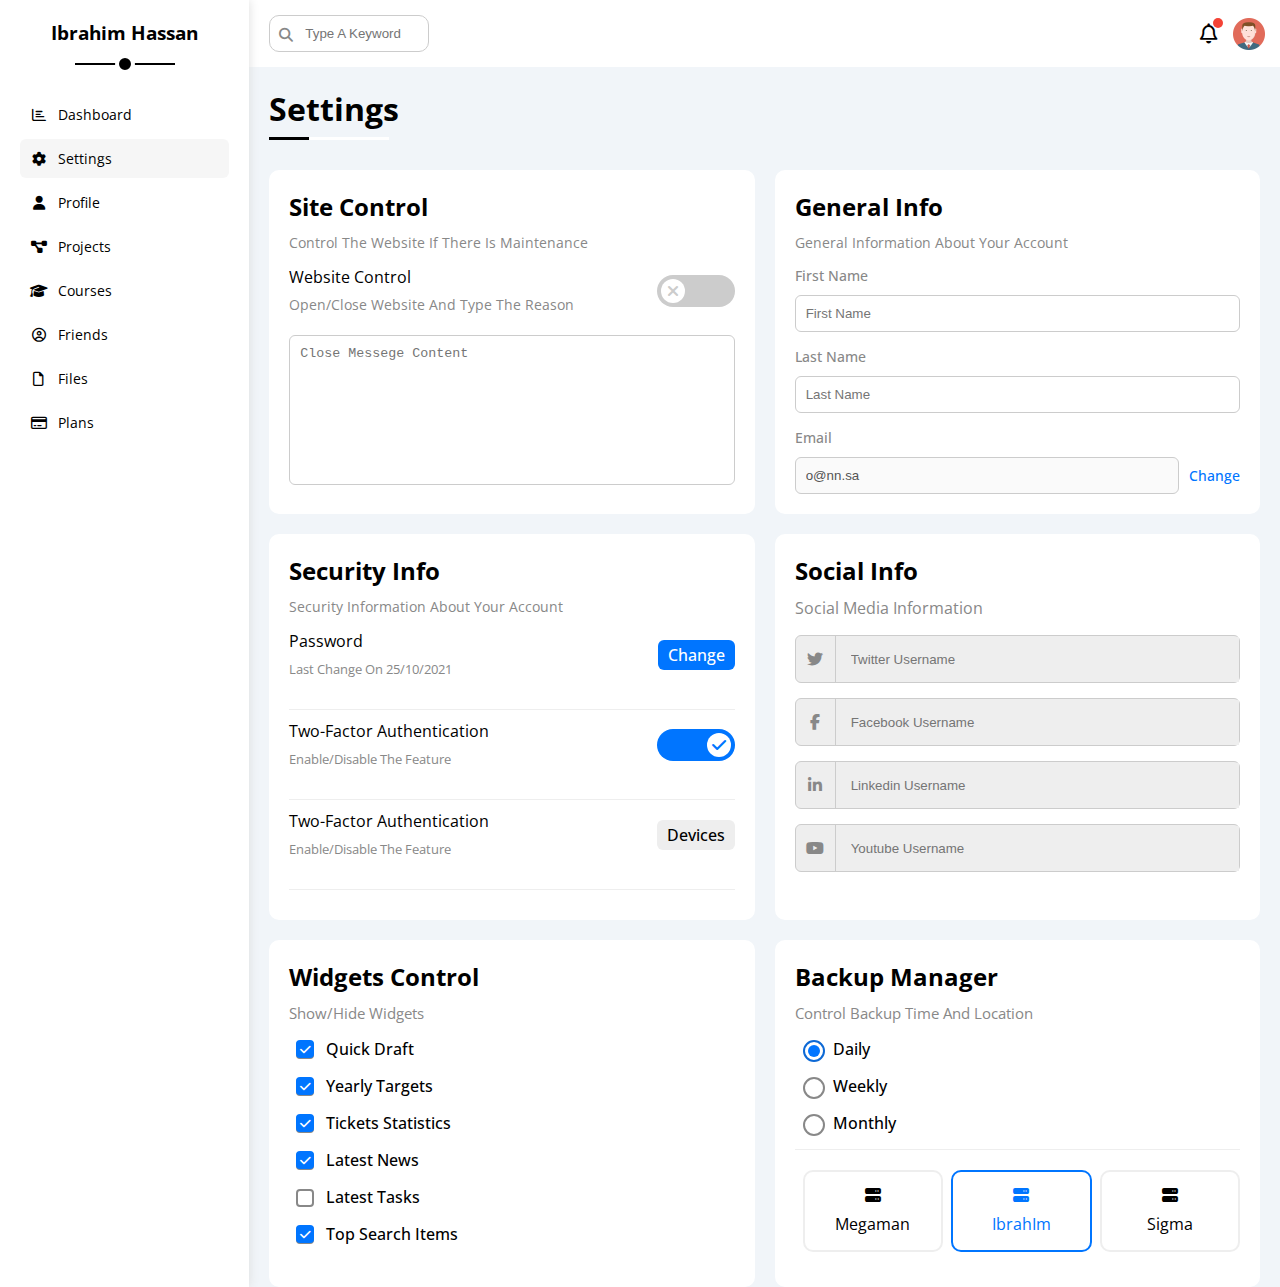
<file: Settings.html>
<!DOCTYPE html>
<html lang="en">
<head>
    <meta charset="UTF-8">
    <meta name="viewport" content="width=device-width, initial-scale=1.0">
    <link rel="stylesheet" href="./css/all.min.css">
    <link rel="stylesheet" href="./css/framework.css">
    <link rel="stylesheet" href="./css/dash.css">
    <link rel="preconnect" href="https://fonts.googleapis.com">
    <link rel="preconnect" href="https://fonts.gstatic.com" crossorigin>
    <link href="https://fonts.googleapis.com/css2?family=Cairo:wght@200..1000&family=Dancing+Script:wght@400..700&family=Merriweather:ital,wght@0,300;0,400;0,700;0,900;1,300;1,400;1,700;1,900&family=Open+Sans:ital,wght@0,300..800;1,300..800&family=Work+Sans:ital,wght@0,100..900;1,100..900&display=swap" rel="stylesheet">
    <title>Settings</title>
</head>
<body>
    <div class="page d-flex">
        <div class="sidebar bg-white p-relative p-20">
            <h3 class="p-relative txt-c mt-0">Ibrahim Hassan</h3>
            <ul>
                <li>
                    <a class=" d-flex align-centre fs-14 c-black p-10 rad-6" href="index.html">
                        <i class="fa-regular fa-chart-bar fa-fw"></i>
                        <span>Dashboard</span>
                    </a>
                </li>
                <li>
                    <a class=" active d-flex align-centre fs-14 c-black p-10 rad-6" href="Settings.html">
                        <i class="fa-solid fa-gear fa-fw"></i>
                        <span>Settings</span>
                    </a>
                </li>
                <li>
                    <a class="d-flex align-centre fs-14 c-black p-10 rad-6" href="profile.html">
                        <i class="fa-solid fa-user fa-fw"></i>
                        <span>Profile</span>
                    </a>
                </li>
                <li>
                    <a class="d-flex align-centre fs-14 c-black p-10 rad-6" href="Projects.html">
                        <i class="fa-solid fa-diagram-project fa-fw"></i>
                        <span>Projects</span>
                    </a>
                </li>
                <li>
                    <a class="d-flex align-centre fs-14 c-black p-10 rad-6" href="Courses.html">
                        <i class="fa-solid fa-graduation-cap fa-fw"></i>
                        <span>Courses</span>
                    </a>
                </li>
                <li>
                    <a class="d-flex align-centre fs-14 c-black p-10 rad-6" href="Friends.html">
                        <i class="fa-regular fa-circle-user fa-fw"></i>
                        <span>Friends</span>
                    </a>
                </li>
                <li>
                    <a class="d-flex align-centre fs-14 c-black p-10 rad-6" href="Files.html">
                        <i class="fa-regular fa-file fa-fw"></i>
                        <span>Files</span>
                    </a>
                </li>
                <li>
                    <a class="d-flex align-centre fs-14 c-black p-10 rad-6" href="Plans.html">
                        <i class="fa-regular fa-credit-card fa-fw"></i>
                        <span>Plans</span>
                    </a>
                </li>
            </ul>
        </div>
        <div class="content w-full">
            <!-- start head -->
            <div class="head p-15 bg-white between-flex">
                <div class="search p-relative">
                    <input class="p-10" type="search" placeholder="Type A Keyword">
                </div> 
                <div class="icons d-flex align-centre ">
                    <span class="notification p-relative">
                        <i class="fa-regular fa-bell fa-lg"></i>
                    </span>
                    <img src="./images/avatar.png" alt="">
                </div>
            </div>
        <!-- end head -->
        <h1 class="p-relative">Settings</h1>
        <!-- start settings -->
        <div class="settings-page d-grid gap-20 p-relative">
            <!-- start site control -->
            <div class="site-control bg-white p-20 rad-10">
                <h2 class="mt-0 mb-10">Site Control</h2>
                <p class="mt-0 c-grey fs-14">Control The Website If There Is Maintenance</p>
                <div class="between-flex mb-20">
                    <div>
                        <span class="d-block mb-5">Website Control</span>
                        <span class="c-grey fs-14 ">Open/Close Website And Type The Reason</span>
                    </div>
                        <label>
                            <input class="toggle-checkbox" type="checkbox">
                            <div class="toggle-switch"></div>
                        </label>
                </div>
                <textarea class="w-full rad-6 p-10" placeholder="Close Messege Content"></textarea>     
            </div> 
            <!-- end site control -->
            <!-- start General Info -->
            <div class="Genral-info bg-white p-20 rad-10">
                <h2 class="mt-0 mb-10">General Info</h2>
                <p class="c-grey fs-14 mt-0">General Information About Your Account</p>
                <form>
                    <label class="c-grey fs-14 d-block mb-10 fw-500" for="first name">First Name</label>
                    <input class="d-block w-full p-10 mb-15 rad-6" type="text" placeholder="First Name" id="first name">
                    <label class="c-grey fs-14 d-block mb-10 fw-500" for="last name">Last Name</label>
                    <input class="d-block w-full p-10 mb-15 rad-6" type="text" placeholder="Last Name" id="last name">
                    <label class="c-grey fs-14 d-block mb-10 fw-500" for="email">Email</label>
                    <div class="d-flex align-centre">
                        <input class="d-block p-10 flex-1 mr-10 rad-6" disabled value="o@nn.sa" type="email">
                        <a class="c-blue fs-14 fw-500" href="#change email">Change</a>
                    </div>
                    
                </form>
            </div>
            <!-- end General Info -->
            <!-- start security -->
            <div class="security bg-white p-20 rad-10">
                <h2 class="mt-0 mb-10">Security Info</h2>
                <p class="mt-0 fs-14 c-grey">Security Information About Your Account</p>
                <div class="between-flex mb-10 ">
                    <div>
                        <span class="d-block mb-5">Password</span>
                        <span class="c-grey fs-13">Last Change On 25/10/2021</span> 
                    </div>
                    <a href="" class="btn-shape bg-blue c-white fw-500" >Change</a>
                </div>
                <div class="between-flex mb-10">
                    <div>
                        <span class="d-block mb-5">Two-Factor Authentication</span>
                        <span class="c-grey fs-13">Enable/Disable The Feature</span> 
                    </div>
                    <label>
                        <input type="checkbox" checked class="toggle-checkbox"> 
                        <div class="toggle-switch"></div> 
                   </label>
                </div>
                <div class="between-flex mb-10">
                    <div>
                        <span class="d-block mb-5">Two-Factor Authentication</span>
                        <span class="c-grey fs-13">Enable/Disable The Feature</span> 
                    </div>
                    <a href="" class="devices-link btn-shape c-black fw-500">Devices</a>
                </div>
            </div>
            <!-- start security -->
            <!-- start Social -->
            <div class="social bg-white rad-10 p-20">
                <h2 class="mt-0 mb-10">Social Info</h2>
                <p class="mt-0 c-grey">Social Media Information</p>
                <div class="d-flex align-centre border-ccc mb-15 rad-6 bg-eee">
                    <i class="fa-brands fa-twitter centre-flex p-15 c-grey"></i>
                    <input class="flex-1 h-full border-none p-15 bg-eee" type="text" placeholder="Twitter Username">
                </div>
                <div class="d-flex align-centre border-ccc mb-15 rad-6 bg-eee">
                    <i class="fa-brands fa-facebook-f centre-flex p-15 c-grey"></i>
                    <input class="flex-1 h-full border-none p-15 bg-eee" type="text" placeholder="Facebook Username">
                </div>
                <div class="d-flex align-centre border-ccc mb-15 rad-6 bg-eee">
                    <i class="fa-brands fa-linkedin-in centre-flex p-15  c-grey"></i>
                    <input class="flex-1 h-full border-none p-15 bg-eee" type="text" placeholder="Linkedin Username">
                </div>
                <div class="d-flex align-centre border-ccc mb-15 rad-6 bg-eee">
                    <i class="fa-brands fa-youtube c-grey centre-flex p-15"></i>
                    <input class="flex-1 h-full border-none p-15 bg-eee" type="text" placeholder="Youtube Username">
                </div>
            </div>
            <!-- end Social -->
            <!-- start Widgets Control -->
            <div class="control bg-white p-20 rad-10">
                <h2 class="mt-0 mb-10">Widgets Control</h2>
                <p class="mt-0 c-grey fs-15">Show/Hide Widgets</p>
                <div class="mb-15  d-flex align-centre">
                    <input type="checkbox" checked id="draft">
                    <label for="draft">Quick Draft</label>
                </div>
                <div class="mb-15 d-flex align-centre">
                    <input type="checkbox" checked id="target">
                    <label for="target">Yearly Targets</label>
                </div>
                <div class="mb-15 d-flex align-centre">
                    <input type="checkbox" checked id="tickets">
                    <label for="tickets">Tickets Statistics</label>                    
                </div>
                <div class="mb-15  d-flex align-centre">
                    <input type="checkbox" checked id="news">
                    <label for="news">Latest News</label>
                </div>
                <div class="mb-15 d-flex align-centre">
                    <input type="checkbox" id="tasks">
                    <label for="tasks">Latest Tasks</label>
                </div>
                <div class="mb-15 d-flex align-centre">
                    <input type="checkbox" checked id="search">
                    <label for="search">Top Search Items</label>
                </div>
            </div>
            <!-- end Widgets Control -->
            <!-- start Backup -->
            
            <!-- end Backup -->
            <div class="backup bg-white p-20 rad-10">
                <h2 class="mt-0 mb-10">Backup Manager</h2>
                <p class="mt-0 c-grey fs-15">Control Backup Time And Location</p>
                <div class="date mb-15  d-flex align-centre">
                    <input type="radio" name="time" checked id="daily">
                    <label for="daily">Daily</label>
                </div>
                <div class="date mb-15 d-flex align-centre">
                    <input type="radio" name="time" id="Weekly">
                    <label for="Weekly">Weekly</label>
                </div>
                <div class="date mb-15 d-flex align-centre">
                    <input type="radio" name="time" id="Monthly">
                    <label for="Monthly">Monthly</label>                    
                </div>
                <div class="servers d-flex align-centre pt-20">
                    <input type="radio" name="server" id="one">
                    <div class="server w-full mb-15 rad-10 txt-c">
                        <label for="one" class="d-block m-15">
                            <i class="fa-solid fa-server d-block mb-10"></i>
                            Megaman
                        </label>
                    </div >
                    <input type="radio" name="server" id="two" checked>
                    <div class="server w-full mb-15 rad-10 txt-c">
                        <label for="two" name="server" class="d-block m-15">
                            <i class="fa-solid fa-server d-block mb-10"></i>
                            IbrahIm
                        </label>
                    </div>
                    <input type="radio" name="server" id="three">
                    <div class="server w-full mb-15 rad-10 txt-c">
                        <label for="three" class="d-block m-15">
                            <i class="fa-solid fa-server d-block mb-10"></i>
                            Sigma
                        </label>
                    </div>
                </div>
            </div>
        <!-- end settings -->
    </div>
    
</body>
</html>
</file>
<file: css/framework.css>
:root {
    --blue-color: #0075ff;
    --blue-alt-color: #0d69d5;
    --orange-color: #f59e0b;
    --green-color: #22c55e;
    --red-color: #f44336;
    --grey-color: #888;
}
/* start box */
.d-flex {
    display: flex;
}
.f-wrap {
    flex-wrap: wrap;
}
.flex-1 {
    flex: 1;
}
.align-centre {
    align-items: center;
}
.space-between {
    justify-content: space-between;
}
.j-start {
    justify-content: flex-start;
}
.j-end
.align-start {
    align-content: flex-start;
}
.d-columns {
    flex-direction: column;
}
.d-grid {
    display: grid;
}
.gap-20 {
    gap: 20px;
}
@media (max-width: 767px) {
    .block-mobile {
        display: block;
    }
}
.d-block {
    display: block;
}
@media (max-width: 767px) {
    .hide-mobile {
        display: none;
    }
}
/* end box */
/* start border */
.border-none {
    border: none;
}
.border-ccc {
    border: 1px solid #ccc;
}
.border-b-ccc {
    border-bottom: 1px solid #eee;
}
/* end border */
/* start far */ 
.w-full {
    width: 100%;
}
.h-full {
    height: 100%;
}
/* end far */ 
/* start padding + margin */

.p-10 {
    padding: 10px;
}
.p-15 {
    padding: 15px;
}
.p-20 {
    padding: 20px;
}
.pr-20 {
    padding-right: 20px;
} 
.pl-10 {
    padding-left: 10px;
}
.pl-15 {
    padding-left: 15px;
}
.pl-20 {
    padding-left: 20px;
}
.pt-10 {
    padding-top: 10px;
}
.pt-15 {
    padding-top: 15px;
}
.pt-20 {
    padding-top: 20px;
}
.pb-10 {
    padding-bottom: 10px;
}
.pb-15 {
    padding-bottom: 15px;
}
.pb-20 {
    padding-bottom: 20px;
}
.m-0 {
    margin: 0;
}
.m-15 {
    margin: 15px;
}
.m-20 {
    margin: 20px;
}
.mt-0 {
    margin-top: 0;
}
.mt-5 {
    margin-top: 5px;
}
.mt-10 {
    margin-top: 10px;
}
.mt-15 {
    margin-top: 15px;
}
.mt-20 {
    margin-top: 20px;
}
.mt-25 {
    margin-top: 25px;
} 
.mr-5 {
    margin-right: 5px;
}
.mr-10 {
    margin-right: 10px;
}
.mr-15 {
    margin-right: 15px;
} 
.mr-60 {
    margin-right: 60px;
}
.mr-135 {
    margin-right: 135px;
}
.mb-0 {
    margin-bottom: 0;
}
.mb-5 {
    margin-bottom: 5px;
}
.mb-10 {
    margin-bottom: 10px;
}
.mb-15 {
    margin-bottom: 15px;
}
.mb-20 {
    margin-bottom: 20px;
}
.w-fit {
    width: fit-content;
}
/* end padding + margin */
/* start colors */
.bg-white {
    background-color: white;
}
.bg-eee {
    background-color: #eee;
}
.bg-blue {
    background-color: var(--blue-color);
}
.bg-altblue {
    background-color: var(--blue-alt-color);
}
.bg-grey {
    background-color: var(--grey-color);
}
.bg-orange {
    background-color: var(--orange-color);
}
.bg-green {
    background-color: var(--green-color);
}
.bg-red {
    background-color: var(--red-color);
}
.c-black {
    color: black;
}
.c-blue {
    color: var(--blue-color);
}
.c-green {
    color: var(--green-color);
}
.c-orange {
    color: var(--orange-color);
}
.c-red {
    color: var(--red-color);
}
.c-grey {
    color: var(--grey-color);
}
.c-white {
    color: white;
}
/* end colors */
/* start position */
.p-relative {
    position: relative;
}
/* end position */
/* start font */ 
.txt-c {
    text-align: center;
}
.txt-r {
    text-align: right;
}
.fs-13 {
    font-size: 13px;
}
.fs-14 {
    font-size: 14px;
}
.fs-15 {
    font-size: 15px;
}
.fs-16 {
    font-size: 16px;
}
.fs-25 {
    font-size: 25px;
}
.fw-bold {
    font-weight: bold;
}
.fw-500 {
    font-weight: 500;
}
.fw-normal {
    font-weight: normal;
}
@media (max-width: 767px) {
    .txt-c-mobile{
        text-align: center;
    }
}
/* end font */ 
/* start border */
.rad-6 {
    border-radius: 6px;
}
.rad-10 {
    border-radius: 10px;
} 
.rad-half {
    border-radius: 50%;
}
/* end border */
/* start compenents */
.centre-flex {
    display: flex;
    align-items: center;
    justify-content: center;
}
.between-flex {
    display: flex;
    align-items: center;
    justify-content: space-between;
}
.btn-shape {
    padding: 4px 10px;
    border-radius: 6px;
}
/* end compenents */
</file>
<file: css/dash.css>
* {
    box-sizing: border-box;
}
body {
    font-family: "Open Sans", sans-serif;
    margin: 0;
}
*:focus {
    outline: none;
}
a {
    text-decoration: none;
}
ul {
    list-style: none;
    padding: 0;
}
::-webkit-scrollbar {
    width: 15px;
}
::-webkit-scrollbar-track {
    background-color: white;
}
::-webkit-scrollbar-thumb {
    background-color: var(--blue-color);
}
::-webkit-scrollbar-thumb:hover {
    background-color: var(--blue-alt-color);
}
.page {
    background-color: #f1f5f9;
    min-height: 100vh;
}
/* start sidebar */
.sidebar {
    width: 300px;
    box-shadow: 0 0 10px #ddd;
}
.sidebar > h3 {
    margin-bottom: 50px;
}
.sidebar > h3::before {
    content: "";
    background-color: black;
    position: absolute;
    bottom: -20px;
    width: 100px;
    height: 2px;
    left: 50%;
    transform: translateX(-50%);

}
.sidebar > h3::after {
    content: "";
    width: 12px;
    height: 12px;
    background-color: black;
    position: absolute;
    bottom: -29px;
    border: 4px solid white;
    border-radius: 50%;
    left: 50%;
    transform: translateX(-50%);
}
.sidebar ul {

}
.sidebar ul li {

}
.sidebar ul li a {
    transition: 0.3s;
    margin-bottom: 5px;
}
.sidebar ul li a:hover, 
.sidebar ul li a.active {
    background-color: #f6f6f6;
}
.sidebar ul li a span {
    font-size: 14px;
    margin-left: 10px;
}
@media (max-width: 767px) {
    .sidebar {
        width: 62px;
        padding: 10px;   
    }
    .sidebar > h3 {
        font-size: 11px;
        margin-bottom: 15px;
    }
    .sidebar ul li a span {
        display: none;
    }
    .sidebar > h3::before,
    .sidebar > h3::after {
        display: none;
    }
}
/* end sidebar */
/* start content */
.content {
    overflow: hidden;
}
.content .head .search::before {
    font-family: "Font Awesome 6 free";
    content: "\f002";
    font-weight: 900;
    position: absolute;
    left: 15px;
    top: 50%;
    transform: translateY(-50%);
    color: var(--grey-color);
    font-size: 14px;
}
.content .head .search input {
    border: 1px solid #ccc;
    border-radius: 10px;
    margin-left: 5px;
    padding-left: 35px;
    width: 160px;
    transition: width 0.3s;
}
.content .head .search input:focus {
    width: 200px;
}
.content .head .search input:focus::placeholder {
    opacity: 0;
}
.content .head .notification::before {
    content: "";
    position: absolute;
    width: 10px;
    height: 10px;
    top: -5px;
    right: -5px;
    background-color: var(--red-color);
    border-radius: 50%;
}
.content .head .icons img {
    width: 32px;
    height: 32px;
    margin-left: 15px;
}
.page h1 {
    margin: 20px 20px 40px 20px;
}
.page h1::before,
.page h1::after {
    content: "";
    position: absolute;
    bottom: -10px;
    left: 0;
    height: 3px;
}
.page h1::before {
    background-color: white;
    width: 120px;
}
.page h1::after {
    background-color: black;
    width: 40px;
}
/* start wrapper */ 
.page .wrapper {
    grid-template-columns: repeat(auto-fill, minmax(450px, 1fr));
    margin-left: 20px;
    margin-right: 20px;
}
@media (max-width: 767px) {
    .page .wrapper {
        grid-template-columns: minmax(200px,1fr);
    }
}
/* end wrapper */ 
/* end content */
/* start welcome */
.welcome {
    overflow: hidden;
}
.welcome .intro img {
    width: 170px;
    margin-bottom: -10px;
}
.welcome .avatar {
    width: 64px;
    height: 64px;
    border: 2px solid white;
    border-radius: 50%;
    padding: 2px;
    margin-left: 20px;
    margin-top: -32px;
}
.welcome .body {
    border-top: 1px solid #eee;
    border-bottom: 1px solid #eee;
}
.welcome .body > div {
    flex: 1;
}
.welcome .visit {
    margin: 0 15px 15px auto;
    transition: 0.3s;
}
.welcome .visit:hover {
    background-color: var(--blue-alt-color);
}
@media (max-width:767px) {
    .welcome .avatar {
        margin-left: 0;
    }
    .welcome .intro {
        padding-bottom: 20px;
    }
    .welcome .body > div:not(:last-child) {
        margin-bottom: 20px;
    }
}
/* end welcome */
/* start Quick draft */
.quick-draft form textarea {
    resize: none;
    min-height: 170px;
}
.quick-draft .save {
    margin-left: auto;
    cursor: pointer;
    transition: 0.3s;
}
.quick-draft .save:hover {
    background-color: var(--blue-alt-color);
}
/* end Quick draft */
/* start targets */
.targets .icons {
    margin-right: 15px;
    width: 80px;
    height: 80px;
    font-size: 20px;
}
.targets .activity {
    flex: 1;
}
.targets .activity .progress {
    height: 4px;
}
.targets .activity .progress > span {
    height: 4px;
}
.targets .activity .progress > span::before {
    content: attr(data-progress);
    color: white;
    border-radius: 6px;
    position: absolute;
    right: -18px;
    bottom: 15px;
    font-size: 13px;
    padding: 2px 5px;
}
.targets .activity .progress > span::after {
    content: "";
    position: absolute;
    right: -5px;
    bottom: 5px;
    border-width: 5px;
    border-style: solid;
}
.targets .activity .progress > span.blue::before {
    background-color: var(--blue-color);
}
.targets .activity .progress > span.blue::after {
    border-color: var(--blue-color) transparent transparent transparent;
}
.targets .icons.blue,
.targets .activity .progress.blue {
    background-color: rgb(0, 117, 255, 20%);
}
.targets .icons.orange,
.targets .activity .progress.orange {
    background-color: rgb(245, 158, 11, 0.2);
}
.targets .activity .progress > span.orange::before {
    background-color: var(--orange-color);
}
.targets .activity .progress > span.orange::after {
    border-color: var(--orange-color) transparent transparent transparent;
}
.targets .icons.green, 
.targets .activity .progress.green {
    background-color: rgb(34, 197, 94, 0.2);
}
.targets .activity .progress > span.green::before{
    background-color: var(--green-color);
}
.targets .activity .progress > span.green::after {
    border-color: var(--green-color) transparent transparent transparent;
}
/* end targets */
/* start tickets */
.tickets .box {
    flex-basis: 48%;
    border: 1px solid #ccc;
}
@media (max-width: 767px) {
    .tickets .box {
        flex-basis: 100%;
    } 
}
/* end tickets */
/* start news */
.news .box:not(:last-child) {
    margin-bottom: 20px;
    padding-bottom: 20px;
    border-bottom: 1px solid #eee;
}
.news .box img {
    width: 100px;
    border-radius: 6px;
    margin-right: 15px;
}
.news .box .info {
    flex-grow: 1;
}
.news .box .info h3 {
    margin: 0 0 6px;
    font-size: 16px;
}
.news .box .label {
    font-weight: 500;
}
@media (max-width: 767px) {
    .news .box {
        display: block;
    }
    .news .box .label {
        margin: 10px auto;
        width: fit-content;
    }
}
/* end news */
/* start tasks */
.tasks .box:not(:last-child) {
    border-bottom: 1px solid #eee;
}
.tasks .box .info {
    flex-grow: 1;
}
.tasks .box.done {
    opacity: 0.3;
}
.tasks .box.done h3, 
.tasks .box.done p {
    text-decoration: line-through;
}
@media (max-width: 767px) {
    .tasks .box h3 {
        font-size: 16px;
    }
    .tasks .box p {
        font-size: 13px;
    }

}
.tasks .box i {
    cursor: pointer;
    transition: 0.3s;
}
.tasks .box i:hover {
    color: var(--red-color);
}
/* end tasks */
/* start uploads */ 
.uploads .box:not(:last-child) {
    border-bottom: 1px solid #eee;
}
.uploads .box img {
    width: 40px;
    height: 40px;
}
.uploads .box .info {
    flex-grow: 1;
}
.uploads .box .info span:first-child {
    font-size: 15px;
    font-weight: 500;
}
/* start uploads */ 
/* start last project */
.last-project ul::before {
    content: "";
    position: absolute;
    width: 2px;
    height: calc(100% - 10px);
    background-color: var(--blue-color);
    left: 10px;
}
.last-project ul li::before {
    content: "";
    width: 20px;
    height: 20px;
    display: block;
    border-radius: 50%;
    background-color: white;
    border: 2px solid white;
    outline: 2px solid var(--blue-color);
    margin-right: 15px;
    z-index: 1;
}
.last-project ul li.done::before {
    background-color: var(--blue-color);
}
.last-project ul li.current::before {
    background-color: var(--blue-color);
    animation: lighting 1.5s linear infinite;
}
@keyframes lighting {
    0% {
        background-color: var(--blue-color);
    }
    50% {
        background-color: white;
    }
    100% {
        background-color: var(--blue-color);
    }
}
.last-project img {
    width: 160px;
    position: absolute;
    right: 3px;
    bottom: 0;
    opacity: 0.3;
}
/* end last project */
/* start reminders */
.reminders ul li > span {
    width: 15px;
    height: 15px;
}
.reminders ul li > span.blue {
    background-color: var(--blue-color);
}
.reminders ul li > span.green {
    background-color: var(--green-color);
}
.reminders ul li > span.orange {
    background-color: var(--orange-color);
}
.reminders ul li > span.red {
    background-color: var(--red-color);
}
.reminders ul li > div {
    border-left-width: 2px;
    border-left-style: solid;
}
.reminders ul li > div.blue {
    border-left-color: var(--blue-color);
}
.reminders ul li > div.green {
    border-left-color: var(--green-color);
}
.reminders ul li > div.orange {
    border-left-color: var(--orange-color);
}
.reminders ul li > div.red {
    border-left-color: var(--red-color);
}
/* end reminders */
/* start latest post */
.latest-post .name img {
    width: 50px;
    margin-right: 15px;
}
.latest-post .post {
    padding-bottom: 60px;
    font-weight: 500;
    border-top: 1px solid #eee;
    line-height: 1.6;
}
.latest-post .icons {
    border-top: 1px solid #eee;
}
/* end latest post */
/* start social media */
.social-media .box {
    padding-left: 70px;
}
.social-media .box i {
    position: absolute;
    left: 0;
    top: 0;
    width: 52px;
    transition: 0.3s;
}
.social-media .box i:hover {
    transform: rotate(5deg);
}
.social-media .twitter {
    background-color: rgb(29, 161, 242, 0.2);
    color: #1da1f2;
}
.social-media .twitter i,
.social-media .twitter a {
    background-color: #1da1f2; 
}
.social-media .facebook {
    background-color: rgb(24, 119, 242, 0.2);
    color: #1877f2;
}
.social-media .facebook i, 
.social-media .facebook a {
    background-color: #1877f2;
}
.social-media .youtube {
    background-color: rgb(255, 0, 0, 0.2);
}
.social-media .youtube i,
.social-media .youtube a {
    background-color: #ff0000;
}
.social-media .linkedin {
    background-color: rgb(10, 102, 194, 0.2);
    color: #0a66c2;
}
.social-media .linkedin i,
.social-media .linkedin a {
    background-color: #0a66c2;
}
/* end social media */
/* start projects */
.projects .responsive-table {
    overflow-x: auto;
}
.projects table {
    min-width: 1000px;
    border-spacing: 0;
}
.projects table thead td {
    padding: 15px;
    background-color: #eee;
    font-weight: bold;
}
.projects table tbody td {
    padding: 15px;
    border-bottom: 1px solid #eee;
    border-left: 1px solid #eee;
    transition: 0.3s;
}
.projects table tbody tr td:last-child {
    border-right: 1px solid #eee;
}
.projects table tbody tr:hover {
    background-color: #faf7f7;
}
.projects table img {
    width: 32px;
    height: 32px;
    border-radius: 50%;
    padding: 2px;
    background-color: white;
}
.projects table img:not(:first-child) {
    margin-left: -20px;
}
.projects table .label {
    font-size: 13px;
}
/* end projects */
/* end Dashboard page */
/* start settings */
.toggle-checkbox {
    -webkit-appearance: none;
    appearance: none;
    display: none;
} 
.toggle-switch {
   width: 78px;
   height: 32px;
   background-color: #ccc;
   border-radius: 16px;
   position: relative;
   transition: 0.3s;
   cursor: pointer;
}
.toggle-switch::before {
   font-family: "font awesome 5 free";
   content: "\f00d";
   position: absolute;
   font-weight: 900;
   width: 24px;
   height: 24px;
   background-color: white;
   border-radius: 50%;
   display: flex;
   align-items: center;
   justify-content: center;
   transform: translateY(-50%);
   top: 50%;
   left: 4px;
   transition: 0.3s;
   color: #ccc;
}
.toggle-checkbox:checked + .toggle-switch {
   background-color: var(--blue-color);
}
.toggle-checkbox:checked + .toggle-switch::before {
    content: "\f00c";
    left: 50px;
    color: var(--blue-color);
}
.settings-page {
    grid-template-columns: repeat(auto-fill, minmax(450px, 1fr));
    margin-left: 20px;
    margin-right: 20px;
}
@media (max-width: 767px) {
    .settings-page {
        grid-template-columns: minmax(250px, 1fr);
        margin-left: 10px;
        margin-right: 10px;
    }
}
/* start site control */
.site-control textarea {
    resize: none;
    min-height: 150px;
    border: 1px solid #ccc;
}
/* end site control */
/* start Genral info */
.Genral-info input {
    border: 1px solid #ccc;
}
/* end Genral info */
/* start security */
.security > div {
    border-bottom: 1px solid #eee;
    padding-bottom: 30px;
}
.security .devices-link {
    background-color: #eee;
}
/* end security */
/* start social */
.social i {
    border-right: 1px solid #ccc;
    width: 40px;
    transition: 0.3s;
}
.social div:focus-within i {
    color: black;
}
/* end social */
/* start control */
.control input[type="checkbox"] {
    -webkit-appearance: none;
    appearance: none;
}
.control label {
    padding-left: 30px;
    position: relative;
    font-weight: 500;
    cursor: pointer;
}
.control label::before {
    content: "";
    position: absolute;
    width: 14px;
    height: 14px;
    border: 2px solid var(--grey-color);
    left: 0;
    margin-top: -8px;
    top: 50%;
    border-radius: 4px;
    transition: 0.3s;
}
.control label:hover::before {
    border-color: var(--blue-alt-color);
}
.control label::after  {
    font-family: "font awesome 5 free";
    content: "\f00c";
    font-weight: 900;
    position: absolute;
    left: 0;
    font-size: 12px;
    top: 50%;
    width: 18px;
    height: 18px;
    margin-top: -9px;
    border-radius: 4px;
    display: flex;
    align-items: center;
    justify-content: center;
    background-color: var(--blue-color);
    color: white;
    transition: 0.3s;
    transform: scale(0) rotate(360deg);
}
.control input[type="checkbox"]:checked + label::after {
    transform: scale(1);
} 

/* end control */
/* start backup */
.backup input[type="radio"] {
    -webkit-appearance: none;
    appearance: none;
}
.backup .date label {
    padding-left: 30px;
    font-weight: 500;
    position: relative;
    cursor: pointer;
}
.backup .date label::before {
    content: "";
    position: absolute;
    width: 18px;
    height: 18px;
    left: 0;
    top: 50%;
    margin-top: -9px;
    border: 2px solid var(--grey-color);
    border-radius: 50%;
    transition: 0.3s;
}
.backup .date label:hover::before {
    border-color: var(--blue-alt-color);
}
.backup .date label::after {
    content: "";
    position: absolute;
    background-color: var(--blue-color);
    left: 5px;
    top:7px;
    transform: scale(0);
    width: 12px;
    height: 12px;
    border-radius: 50%;
    transition: 0.3s;
}
.backup input[type="radio"]:checked + label::before {
    border-color: var(--blue-alt-color);
}
.backup input[type="radio"]:checked + label::after {
    transform: scale(1);
}
.backup .servers {
    border-top: 1px solid #eee;
}
@media (max-width: 767px) {
    .backup .servers {
      flex-wrap: wrap;
    }
}
.backup .server {
    border: 2px solid #eee;
    position: relative;
}
.backup .server label {
    cursor: pointer;
}
.backup .servers input[type="radio"]:checked + .server {
    color: var(--blue-color);
    border-color: var(--blue-color);
}
/* start backup */
/*  end settings */ 
.togle-checkbox {
    -webkit-appearance: none;
    appearance: none;
    display: none;
} 
.togle-switch {
    width: 90px;
    height: 20px;
    background-color: #ccc;
    border-radius: 16px;
    position: relative;
    transition: 0.3s;
    cursor: pointer;
}
.togle-switch::before {
    font-family: "font awesome 5 free";
    content: "\f00d";
    position: absolute;
    font-weight: 900;
    width: 12px;
    height: 12px;
    font-size: 9px;
    background-color: white;
    border-radius: 50%;
    display: flex;
    align-items: center;
    justify-content: center;
    transform: translateY(-50%);
    top: 50%;
    left: 4px;
    transition: 0.3s;
    color: #ccc;
}
.togle-checkbox:checked + .togle-switch {
    background-color: var(--blue-color);
}
.togle-checkbox:checked + .togle-switch::before {
    content: "\f00c";
    left: 74px;
    color: var(--blue-color);
}
/* start profile */
.mine .rate {
    padding-left: 20px;
    padding-right: 40px;
}
@media (min-width: 768px) {
    .mine .rate {
        border-right: 1px solid #eee;
    }
}
@media (max-width: 767px) {
    .mine {
        flex-direction: column;
    }
}
.mine .rate img {
    width: 120px;
}
.mine .rate i {
    color: gold;
}
.mine .rate .level {
    background-color: rgb(0, 117, 255, 0.2);
    width: 150px;
    height: 6px;
    border-radius: 5px;
    position: relative;
    left: 50%;
    transform: translateX(-50%);
    margin-top: 15px;
}
.mine .rate .level span {
    position: absolute;
    height: 100%;
    left: 0;
    border-radius: 5px;
    background-color: var(--blue-color);
}
.mine .box-info .box {
    transition: 0.3s;
}
.mine .box-info .box:not(:last-child) {
    border-bottom: 1px solid #eee;
}
.mine .box-info .box:hover {
    background-color: #f9f9f9;
}
.mine .box-info .box > div {
    min-width: 250px;
    padding: 10px 0 0 0;
}
/* start skills */
.skills {
    flex-basis: 30%;
}
.activities {
    flex-basis: 70%;
}
.activities img {
    width: 65px;
}
.activities .box h3 {
    font-size: 16px;
}
.activities .box .date {
    text-align: right;
}
@media (max-width: 767px) {
    .group {
       flex-direction: column;
    }
    .activities img {
        margin: 0;
    }
    .activities .box {
        flex-direction: column;
    }
    .activities .box .date {
        text-align: center;
    }
}
/* end skills */
/* end profile */
/* start projects */
.proj {
    grid-template-columns: repeat(auto-fill, minmax(500px, 1fr));
    margin-left: 20px;
    margin-right: 20px;
}
@media (max-width: 767px) {
    .proj {
        grid-template-columns: minmax(200px,1fr);
    }
}
.proj > span {
   
    
}
.proj .box h2 {
    font-size: 16px;
}
.proj .box .imgs {
    padding: 20px 0 15px 0;
}
.proj .box img {
    width: 40px;
    display: inline-block;
    border-radius: 50%;
    padding: 2px;
    background-color: white;
    cursor: pointer;
    position: relative;
}
.proj .box img:not(:first-child) {
    margin-left: -20px;
}
.proj .box img:hover {
    z-index: 10000;
}
.proj .box .skillss {
    display: flex;
    justify-content: flex-end;
}
.proj .box .skillss > span {
    width: fit-content;
}

.proj .box .prog {
    width: 250px;
    height: 8px;
    border-radius: 10px;
}
.proj .box .prog span {
    display: block;
    height: 100%;
    border-radius: 8px;
}
@media (max-width: 767px) {
    .proj .box .skillss {
        flex-direction: column;
    }
    .proj .box .skillss > span:not(:first-child) {
        margin-top: 10px;
    }
    .proj .box .footer {
       flex-direction: column;
    }
    .proj .box .footer > div:last-child {
       margin-top: 10px;
    }
}
/* end projects */
/* start courses */
.courss {
    grid-template-columns: repeat(auto-fill, minmax(250px, 1fr));
}
.courss .box {
    overflow: hidden;
}
.courss img:first-child {
    max-width: 100%;
}
.courss img.team {
    width: 60px;
    border-radius: 50%;
    padding: 1px;
    background-color: white;
    position: absolute;
    left: 20px;
    top: 20px;
}
.courss .box .text > a {
    display: block;
    margin-left: auto;
    margin-right: auto;
    margin-bottom: -33px;
    width: fit-content;
    z-index: 1;
    position: relative;
}
/* end courses */
/* start friends */
.friendss {
    grid-template-columns: repeat(auto-fill, minmax(250px, 1fr));
}
.friendss .box:first-child:after,
.friendss .box:nth-child(8):after, 
.friendss .box:nth-child(9):after {
    content: "VIP";
    position: absolute;
    right: 30px;
    bottom: 100px;
    color: var(--orange-color);
    font-size: 40px;
    font-weight: bold;
    opacity: 0.3;
}
.friendss .box .info img {
    width: 100px;
    border-radius: 50%;
}
.friendss .box .info h2 {
    font-size: 16px;
    font-weight: bold;
}
.friendss .icons i {
    width: 32px;
    height: 32px;
    display: flex;
    justify-content: center;
    align-items: center;
    border-radius: 50%;
    margin-right: 5px;
    font-size: 12px;
    transition: 0.3s;
    cursor: pointer;
}
.friendss .icons i:hover {
    background-color: var(--blue-color);
    color: white;
}
.friendss .box .links {
    display: flex;
    justify-content: space-between;
    flex-wrap: nowrap;
    align-items: center;
 
}

.friendss .box .links .linkss {
    display: flex;
    flex-wrap: nowrap;
    justify-content: center;
    align-items: center;
}
/* end friends */
/* start files */
.big-box {
    margin-left: 20px;
    margin-right: 20px;
}
@media (max-width: 767px) {
    .big-box {
        flex-direction: column;
    }
}
.filess {
    grid-template-columns: repeat(auto-fill, minmax(210px, 1fr));

    flex-basis: 75%;
}
.filess .box:hover img {
    transform: rotate(6deg);
}
.filess .box img {
    width: 65px;
    margin: 0 auto 15px;
    transition: 0.3s;
}
.small-box {
    flex-basis: 25%;
    height: fit-content;
    min-width: 300px;

}
@media (max-width: 767px) {
    .small-box {
        order: -1;
    }
    .filess {

    }
}
.small-box .stat i {
    width: 40px;
    height: 40px;
    display: flex;
    justify-content: center;
    align-items: center;
    margin-right: 10px;
}
.small-box .stat:nth-child(2) i {
    color: var(--blue-color);
    background-color: rgb(0, 117, 255, 0.2);
}
.small-box .stat:nth-child(3) i {
    color: var(--green-color);
    background-color: rgb(34, 197, 94, 0.2);
}
.small-box .stat:nth-child(4) i {
    color: var(--red-color);
    background-color: rgb(244, 67, 54, 0.2);
}
.small-box .stat:nth-child(5) i {
    color: var(--orange-color);
    background-color: rgb(245, 158, 11, 0.2);
}
.small-box .info {
    flex-grow: 1;
}
.small-box a {
    margin: 0 auto 0;
    border-radius: 6px;
    padding: 10px 15px;
    transition: 0.3s;

}
.small-box a:hover {
    background-color: var(--blue-alt-color);
}
.small-box a:hover > i {
    animation: moving 0.8s linear infinite;
}
@keyframes moving {
    0% {
        transform: translateY(0);
    }
    50% {
        transform: translateY(-5px);
    }
    100% {
        transform: translateY(0);
    }
}
/* end files */
/* start plans */
.plans {
    grid-template-columns: repeat(auto-fill, minmax(450px, 1fr));
    margin-left: 20px;
    margin-right: 20px;
}
@media (max-width: 767px) {
    .plans {
        grid-template-columns: minmax(250px, 1fr);
    }
}
.plans .plan .box {
    border: 3px solid white;
    font-weight: bold;
}
.plans .plan:nth-child(1) .box {
    outline: 3px solid var(--green-color);
}
.plans .plan:nth-child(2) .box {
    outline: 3px solid var(--blue-color);
}
.plans .plan:nth-child(3) .box {
    outline: 3px solid var(--orange-color);
}
.plans .plan .box > span {
    font-size: 25px;
}
.plans .plan .box .price {
    font-size: 45px;
    font-weight: 500;
    width: fit-content;
    margin: 0 auto;
}
.plans .plan .box .price > span {
    font-size: 28px;
    font-weight: normal;
    position: absolute;
    left: -20px;
    top: 0;
    font-weight: 500;
}
.plans .plan ul li {
    flex-grow: 1;
    position: relative;
    padding-left: 25px;
}
.plans .plan ul li i {
    background-color: #777;
    font-size: 8px;
    width: 15px;
    height: 15px;
    display: flex;
    justify-content: center;
    align-items: center;
    border-radius: 50%;
    cursor: pointer;
} 
.plans .plan:nth-child(1) ul li:nth-child(1)::before,
.plans .plan:nth-child(1) ul li:nth-child(2)::before,
.plans .plan:nth-child(1) ul li:nth-child(3)::before,
.plans .plan:nth-child(1) ul li:nth-child(4)::before {
    font-family: "font awesome 5 free";
    content: "\f00c";
    font-weight: 900;
    position: absolute;
    display: block;
    left: 0;
    color: var(--green-color);
    font-size: 18px;
}
.plans .plan:nth-child(1) ul li:nth-child(5)::before,
.plans .plan:nth-child(1) ul li:nth-child(6)::before,
.plans .plan:nth-child(1) ul li:nth-child(7)::before,
.plans .plan:nth-child(1) ul li:nth-child(8)::before,
.plans .plan:nth-child(1) ul li:nth-child(9)::before {
    font-family: "font awesome 5 free";
    content: "\f00d";
    font-weight: 900;
    position: absolute;
    display: block;
    left: 0;
    color: var(--red-color);
    font-size: 18px;
}
.plans .plan:nth-child(2) ul li:nth-child(1)::before,
.plans .plan:nth-child(2) ul li:nth-child(2)::before,
.plans .plan:nth-child(2) ul li:nth-child(3)::before,
.plans .plan:nth-child(2) ul li:nth-child(4)::before,
.plans .plan:nth-child(2) ul li:nth-child(5)::before,
.plans .plan:nth-child(2) ul li:nth-child(6)::before {
    font-family: "font awesome 5 free";
    content: "\f00c";
    font-weight: 900;
    position: absolute;
    display: block;
    left: 0;
    color: var(--green-color);
    font-size: 18px;
}
.plans .plan:nth-child(2) ul li:nth-child(7)::before,
.plans .plan:nth-child(2) ul li:nth-child(8)::before,
.plans .plan:nth-child(2) ul li:nth-child(9)::before {
    font-family: "font awesome 5 free";
    content: "\f00d";
    font-weight: 900;
    position: absolute;
    display: block;
    left: 0;
    color: var(--red-color);
    font-size: 18px;
}
.plans .plan:nth-child(3) ul li::before {
    font-family: "font awesome 5 free";
    content: "\f00c";
    font-weight: 900;
    position: absolute;
    display: block;
    left: 0;
    color: var(--green-color);
    font-size: 18px;
}
/* end plans */
</file>
